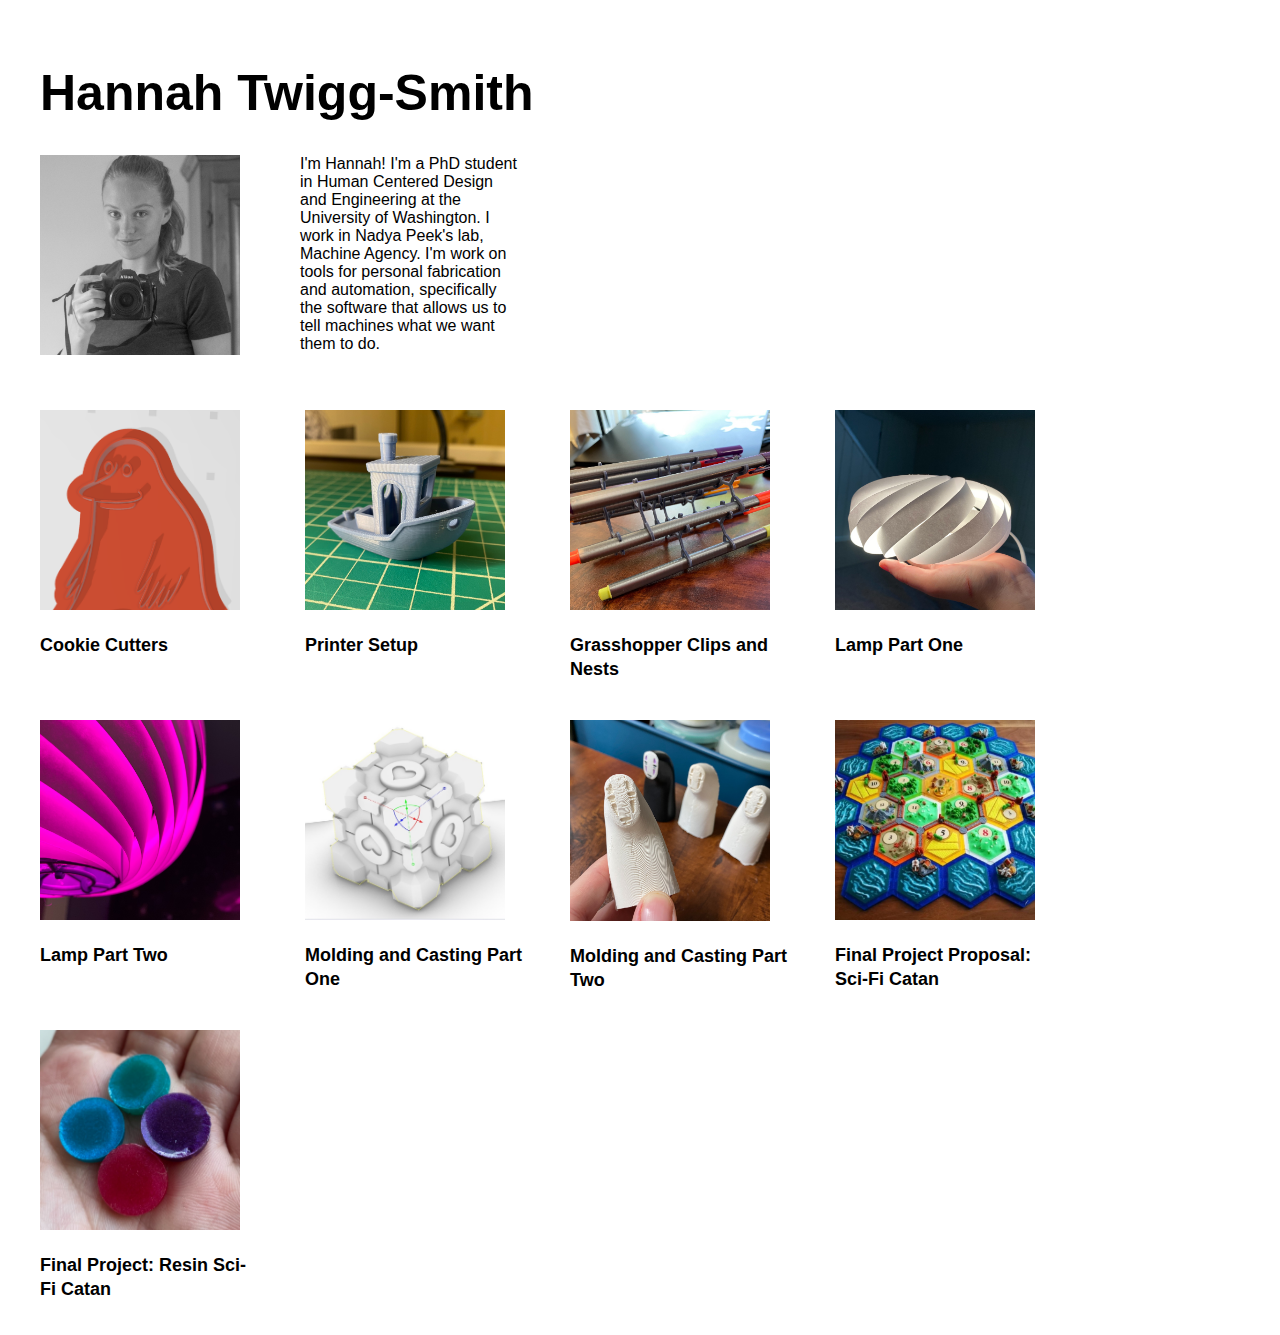
<file: index.html>
<!DOCTYPE html> 
<html> 
    <head> 
        <meta charset="utf-8"> 
        <meta name="viewport" content="width=device-width, maximum-scale=1.0" />

        <title>Hannah Twigg-Smith</title> 

        <link href="style.css" media="screen" rel="stylesheet" type="text/css" />

    </head> 
    <body> 

        <div class="header">
            <h1>Hannah Twigg-Smith</h1>
            <img src="index_pics/portrait.jpg" class="portrait" width=200></a>
            <p class="bio">
            I'm Hannah! I'm a PhD student in Human Centered Design and Engineering at the University of Washington. I work in Nadya Peek's lab, Machine Agency. I'm work on tools for personal fabrication and automation, specifically the software that allows us to tell machines what we want them to do.
            <br>
            </p>
        </div>
        <div>

            <div class="assignment">
              <a href="A1/a1.html">
                  <img src="index_pics/groke.png" width=200></a>
                <p>
				        <h2>Cookie Cutters</h2>
                </p>
            </div>
            <div class="assignment">
              <a href="A2/a2.html">
                  <img src="index_pics/benchy.jpg" width=200></a>
                <p>
				        <h2>Printer Setup</h2>
                </p>
            </div>
            <div class="assignment">
              <a href="A3/a3.html">
                  <img src="index_pics/clip.jpg" width=200></a>
                <p>
                <h2>Grasshopper Clips and Nests</h2>
                </p>
            </div>
            <div class="assignment">
              <a href="A4/a4.html">
                  <img src="index_pics/lit-1.jpg" width=200></a>
                <p>
                <h2>Lamp Part One</h2>
                </p>
            </div>
            <div class="assignment">
              <a href="A5/a5.html">
                  <img src="index_pics/lamp.jpg" width=200></a>
                <p>
                <h2>Lamp Part Two</h2>
                </p>
            </div>
            <div class="assignment">
              <a href="A5_2/a5_2.html">
                  <img src="index_pics/cube_silhouette.jpg" width=200></a>
                <p>
                <h2>Molding and Casting Part One</h2>
                </p>
            </div>
            <div class="assignment">
              <a href="A6/a6.html">
                  <img src="index_pics/kaonashi.jpg" width=200></a>
                <p>
                <h2>Molding and Casting Part Two</h2>
                </p>
            </div>
            <div class="assignment">
              <a href="A7/a7.html">
                  <img src="index_pics/catan.jpg" width=200></a>
                <p>
                <h2>Final Project Proposal: Sci-Fi Catan</h2>
                </p>
            </div>
            <div class="assignment">
              <a href="A8/a8.html">
                  <img src="index_pics/tokens.jpg" width=200></a>
                <p>
                <h2>Final Project: Resin Sci-Fi Catan</h2>
                </p>
            </div>
	</div>
    </body>
</html>
</file>
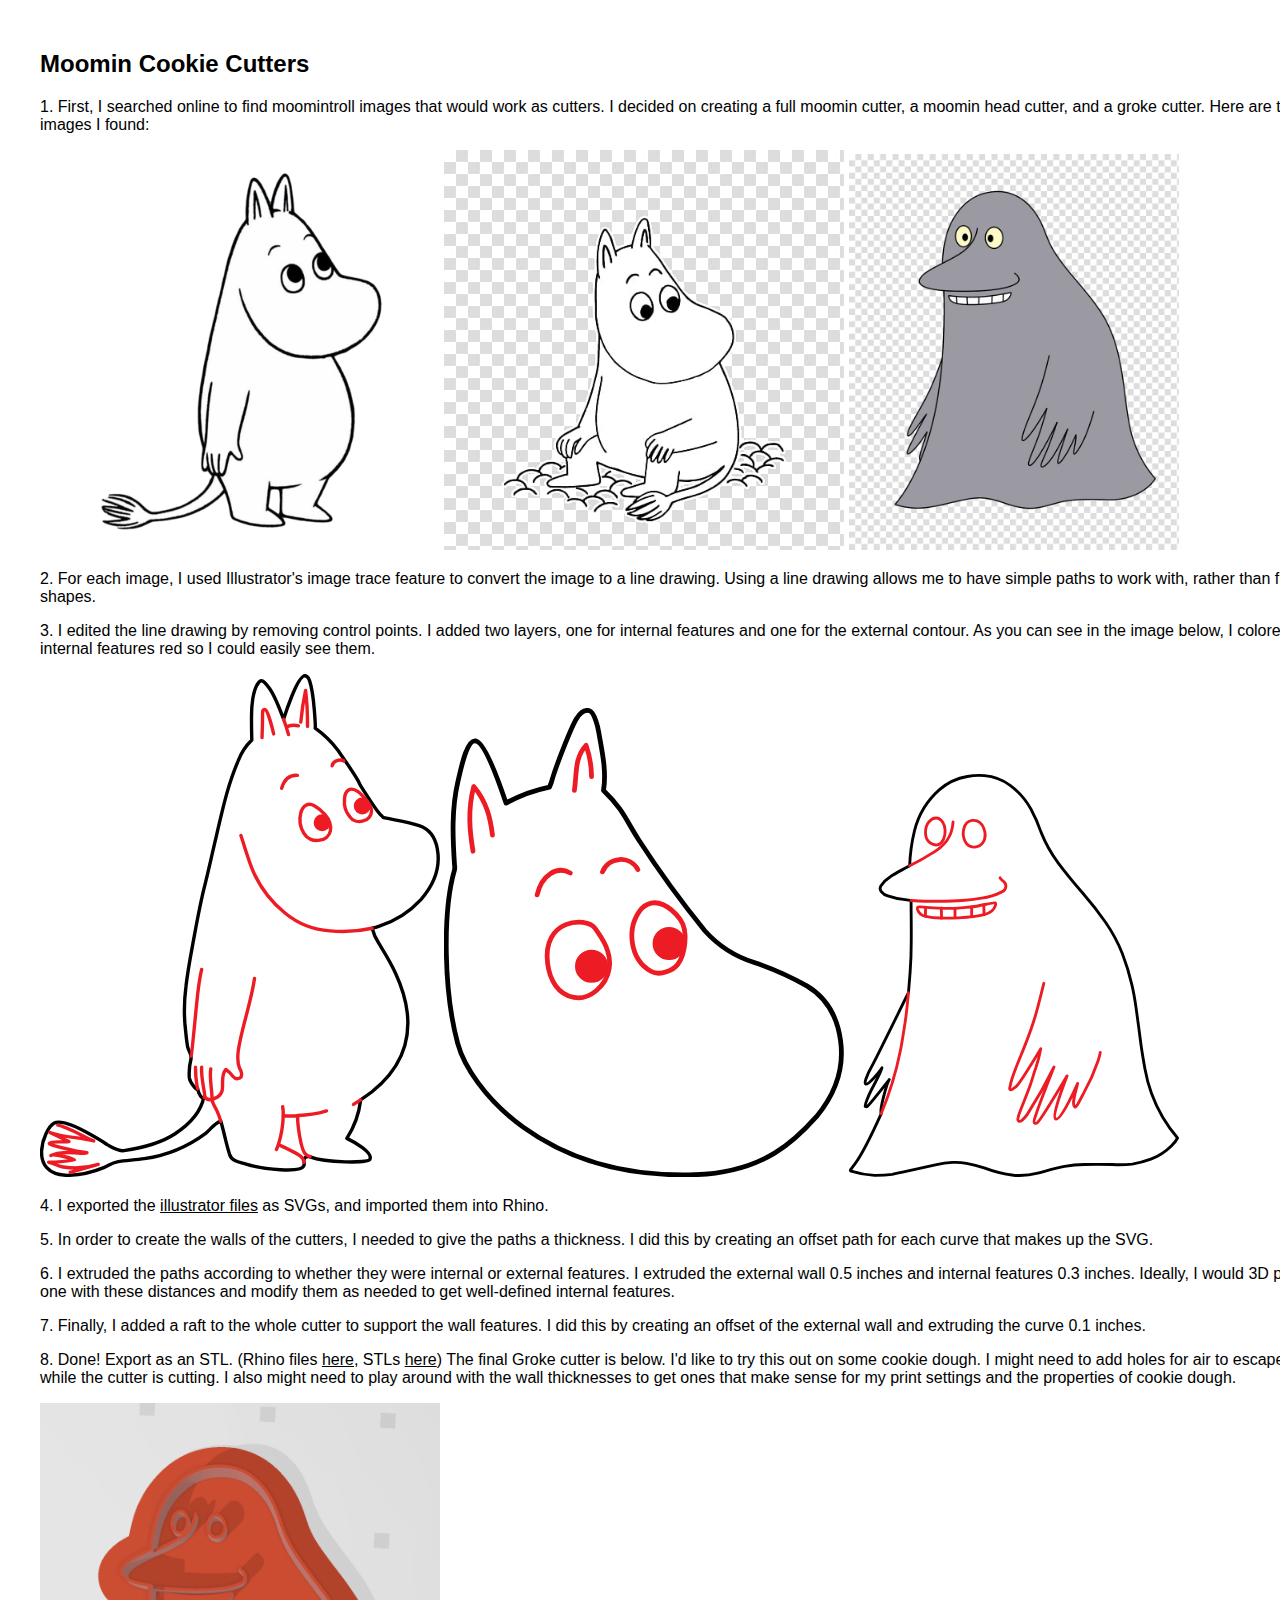
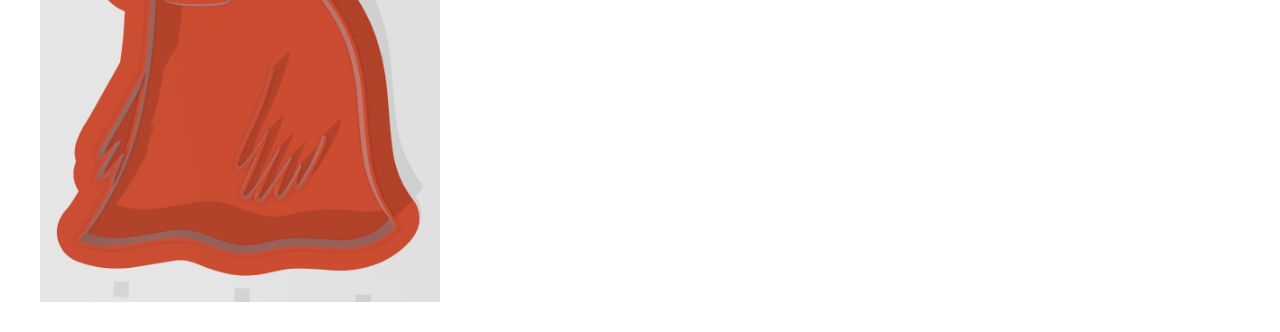
<file: assignment1.html>
<!DOCTYPE html> 
<html> 
    <head> 
        <meta charset="utf-8"> 
        <meta name="viewport" content="width=device-width, maximum-scale=1.0" />

        <title>Hannah Twigg-Smith</title> 

        <link href="style.css" media="screen" rel="stylesheet" type="text/css" />

    </head> 
    <body> 

        <div class="header">
            <h2>Moomin Cookie Cutters</h2>
            <p>
            1. First, I searched online to find moomintroll images that would work as cutters. I decided on creating a full moomin cutter, a moomin head cutter, and a groke cutter. Here are the images I found:
            </p>
            <img src="A1/source_images/moomin.png" width=400></a>
            <img src="A1/source_images/moomin1.jpg" width=400></a>
            <img src="A1/source_images/groke.jpg" width=330></a>
            <p>
            2. For each image, I used Illustrator's image trace feature to convert the image to a line drawing. Using a line drawing allows me to have simple paths to work with, rather than filled shapes.
            </p>
            <p>
            3. I edited the line drawing by removing control points. I added two layers, one for internal features and one for the external contour. As you can see in the image below, I colored the internal features red so I could easily see them.
            </p>
            <img src="A1/svg/cutter_moomin.svg" width=400></a>
            <img src="A1/svg/cutter_moomin_head.svg" width=400></a>
            <img src="A1/svg/cutter_groke.svg" width=330></a>
            <p>
            4. I exported the <a href="https://github.com/branchwelder/branchwelder.github.io/tree/master/A1/illustrator">illustrator files</a> as SVGs, and imported them into Rhino.
            </p>
            <p>
            5. In order to create the walls of the cutters, I needed to give the paths a thickness. I did this by creating an offset path for each curve that makes up the SVG.
            </p>
            <p>
            6. I extruded the paths according to whether they were internal or external features. I extruded the external wall 0.5 inches and internal features 0.3 inches. Ideally, I would 3D print one with these distances and modify them as needed to get well-defined internal features.
            </p>
            <p>
            7. Finally, I added a raft to the whole cutter to support the wall features. I did this by creating an offset of the external wall and extruding the curve 0.1 inches.
            </p>
            <p>
            8. Done! Export as an STL. (Rhino files <a href="https://github.com/branchwelder/branchwelder.github.io/tree/master/A1/rhino">here</a>, STLs <a href="https://github.com/branchwelder/branchwelder.github.io/tree/master/A1/stl">here</a>) The final Groke cutter is below. I'd like to try this out on some cookie dough. I might need to add holes for air to escape while the cutter is cutting. I also might need to play around with the wall thicknesses to get ones that make sense for my print settings and the properties of cookie dough.
            </p>
            <p>
            <img src="A1/pics/groke.png" width=400></a>
            </p>
        </div>
        
    </body>
</html>
</file>
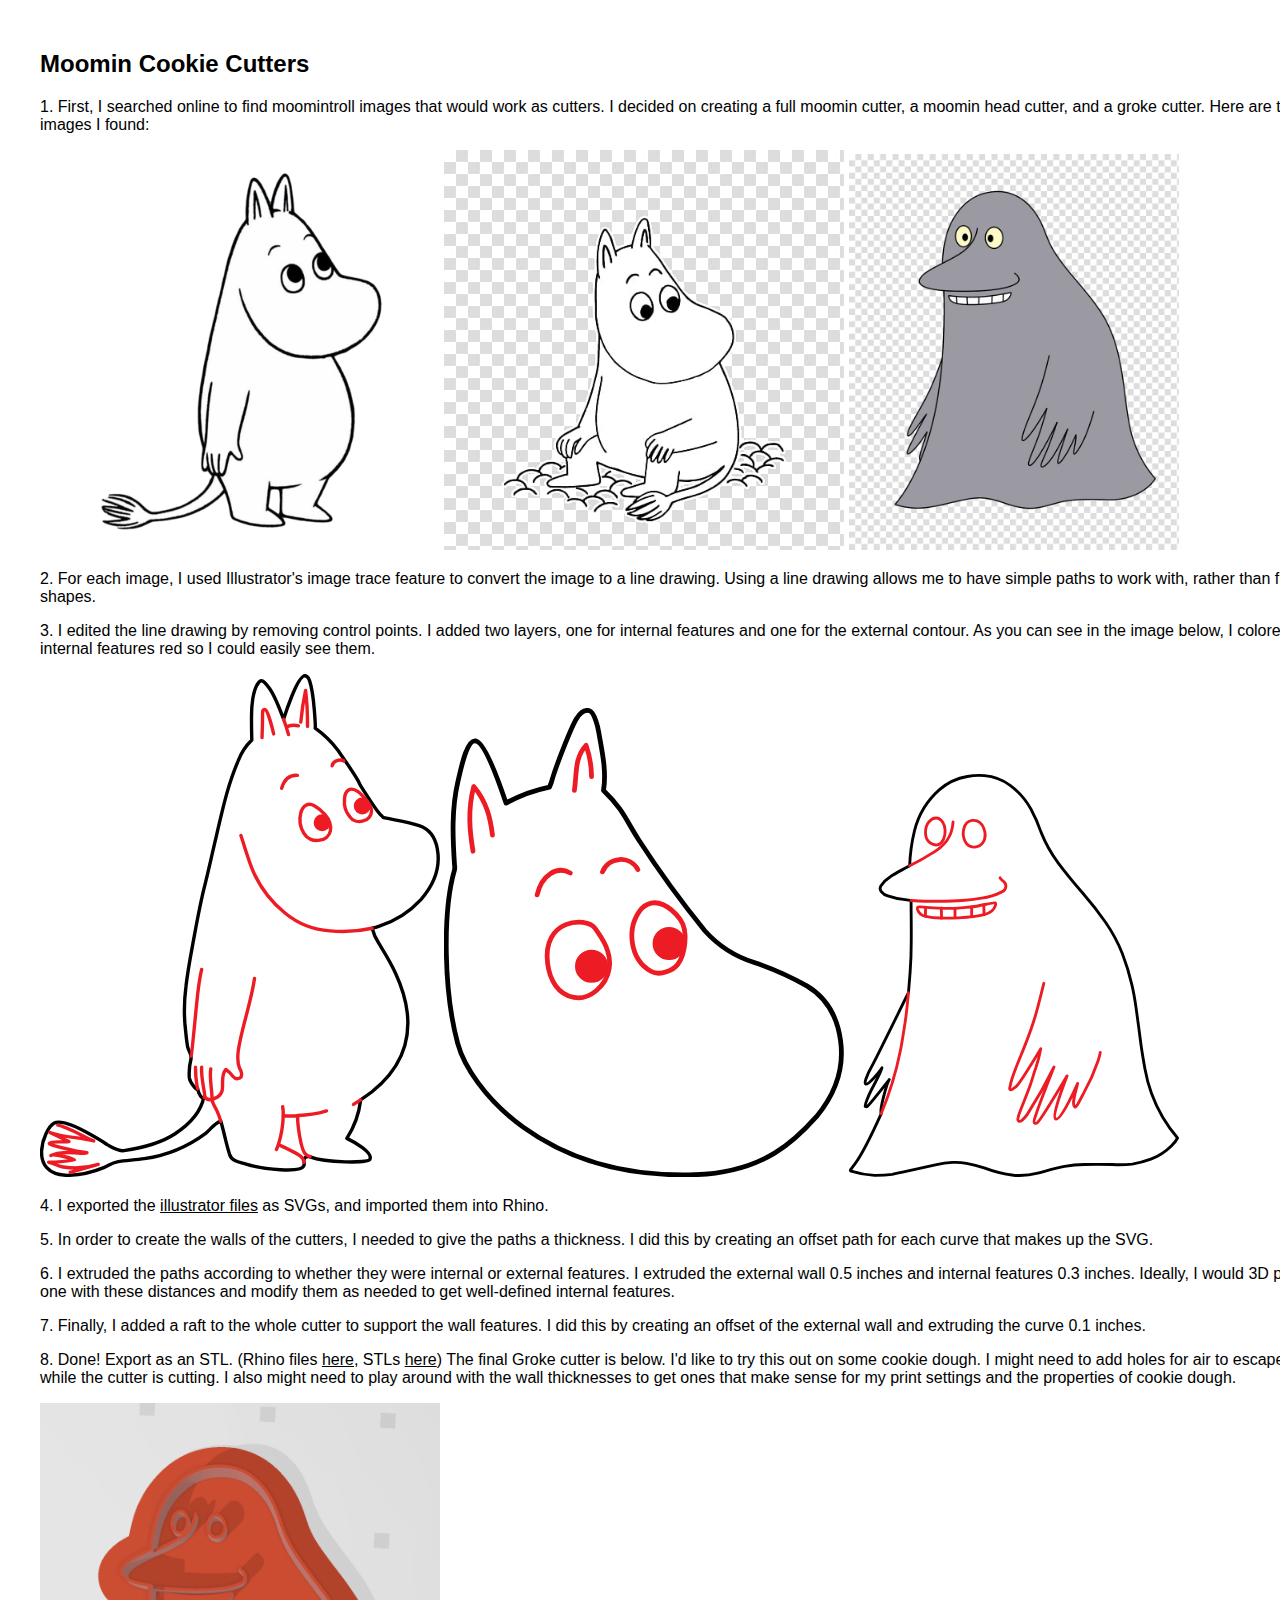
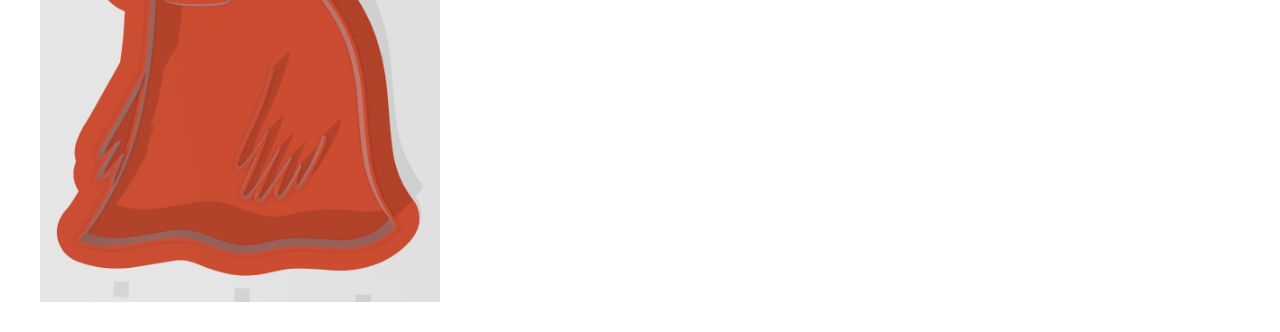
<file: A1/a1.html>
<!DOCTYPE html> 
<html> 
    <head> 
        <meta charset="utf-8"> 
        <meta name="viewport" content="width=device-width, maximum-scale=1.0" />

        <title>Hannah Twigg-Smith</title> 

        <link href="../style.css" media="screen" rel="stylesheet" type="text/css" />

    </head> 
    <body> 

        <div class="header">
            <h2>Moomin Cookie Cutters</h2>
            <p>
            1. First, I searched online to find moomintroll images that would work as cutters. I decided on creating a full moomin cutter, a moomin head cutter, and a groke cutter. Here are the images I found:
            </p>
            <img src="source_images/moomin.png" width=400></a>
            <img src="source_images/moomin1.jpg" width=400></a>
            <img src="source_images/groke.jpg" width=330></a>
            <p>
            2. For each image, I used Illustrator's image trace feature to convert the image to a line drawing. Using a line drawing allows me to have simple paths to work with, rather than filled shapes.
            </p>
            <p>
            3. I edited the line drawing by removing control points. I added two layers, one for internal features and one for the external contour. As you can see in the image below, I colored the internal features red so I could easily see them.
            </p>
            <img src="svg/cutter_moomin.svg" width=400></a>
            <img src="svg/cutter_moomin_head.svg" width=400></a>
            <img src="svg/cutter_groke.svg" width=330></a>
            <p>
            4. I exported the <a href="https://github.com/branchwelder/branchwelder.github.io/tree/master/A1/illustrator">illustrator files</a> as SVGs, and imported them into Rhino.
            </p>
            <p>
            5. In order to create the walls of the cutters, I needed to give the paths a thickness. I did this by creating an offset path for each curve that makes up the SVG.
            </p>
            <p>
            6. I extruded the paths according to whether they were internal or external features. I extruded the external wall 0.5 inches and internal features 0.3 inches. Ideally, I would 3D print one with these distances and modify them as needed to get well-defined internal features.
            </p>
            <p>
            7. Finally, I added a raft to the whole cutter to support the wall features. I did this by creating an offset of the external wall and extruding the curve 0.1 inches.
            </p>
            <p>
            8. Done! Export as an STL. (Rhino files <a href="https://github.com/branchwelder/branchwelder.github.io/tree/master/A1/rhino">here</a>, STLs <a href="https://github.com/branchwelder/branchwelder.github.io/tree/master/A1/stl">here</a>) The final Groke cutter is below. I'd like to try this out on some cookie dough. I might need to add holes for air to escape while the cutter is cutting. I also might need to play around with the wall thicknesses to get ones that make sense for my print settings and the properties of cookie dough.
            </p>
            <p>
            <img src="pics/groke.png" width=400></a>
            </p>
        </div>
        
    </body>
</html>
</file>
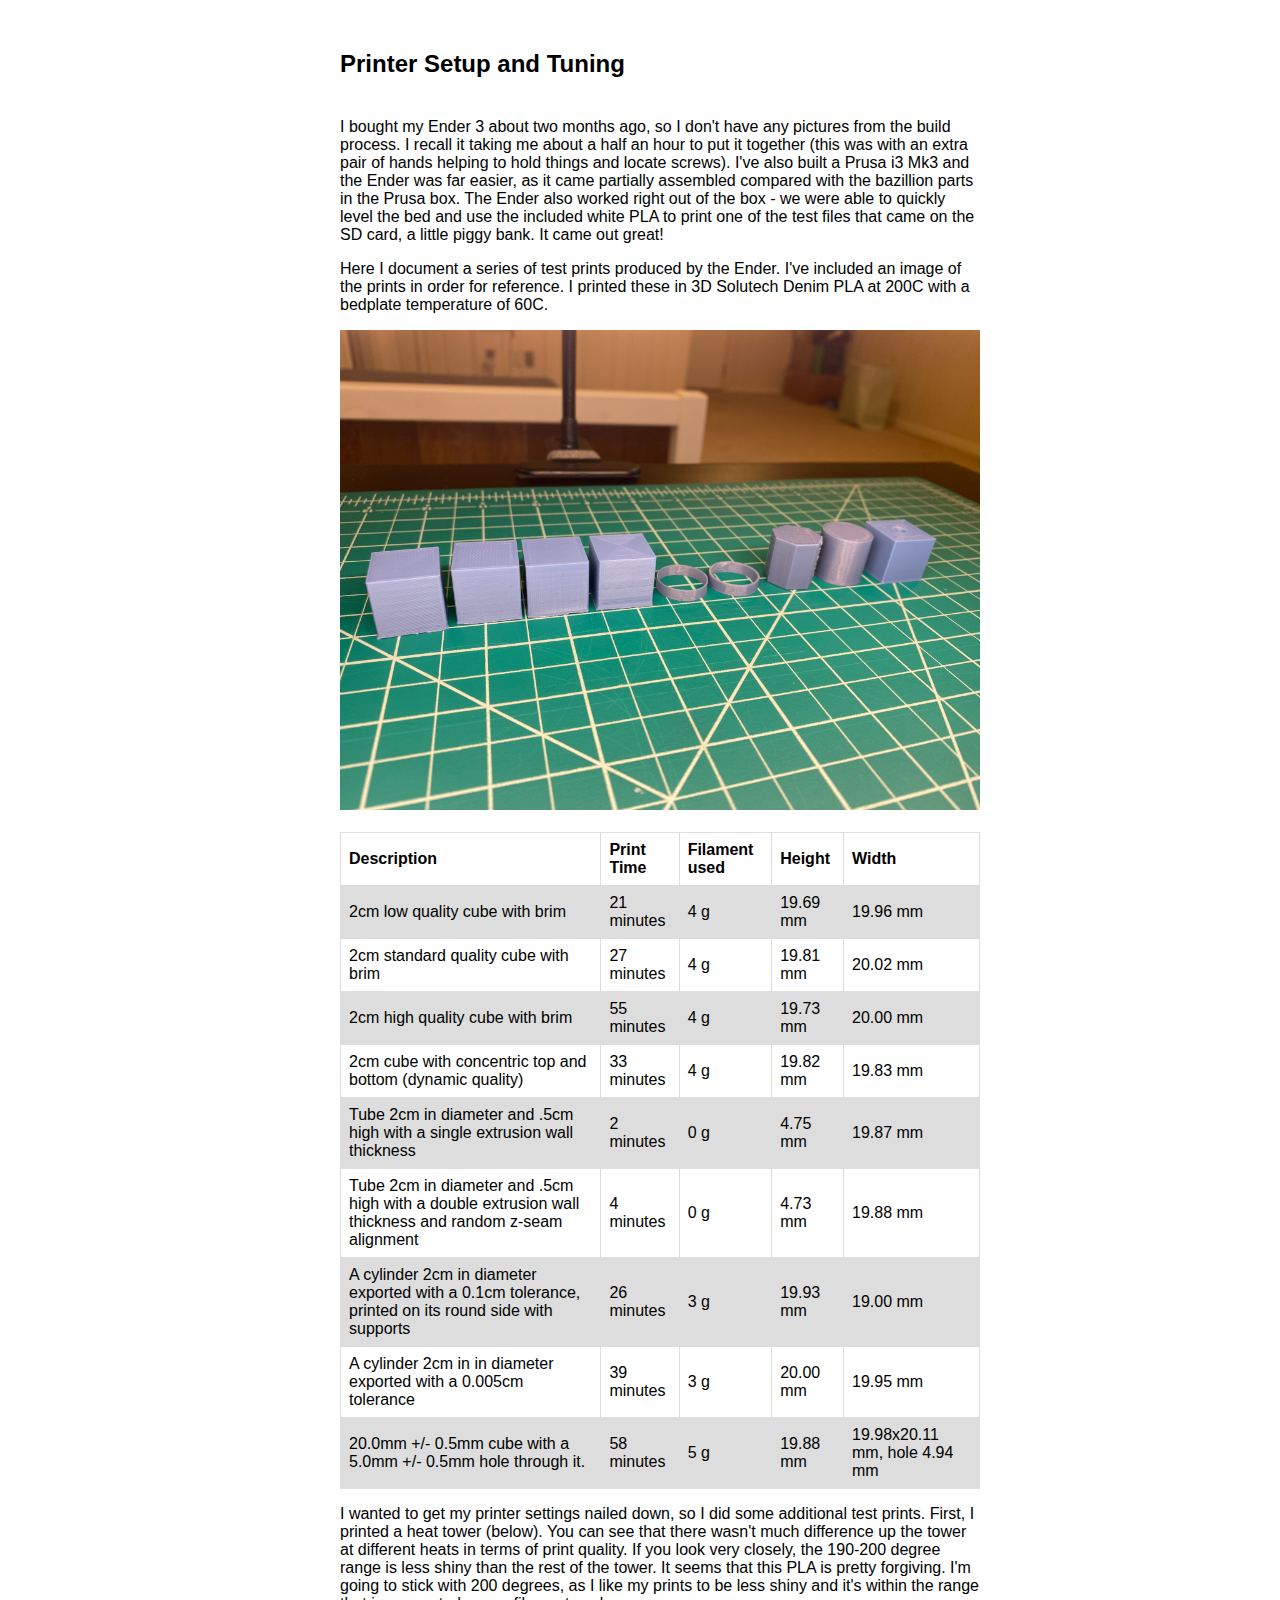
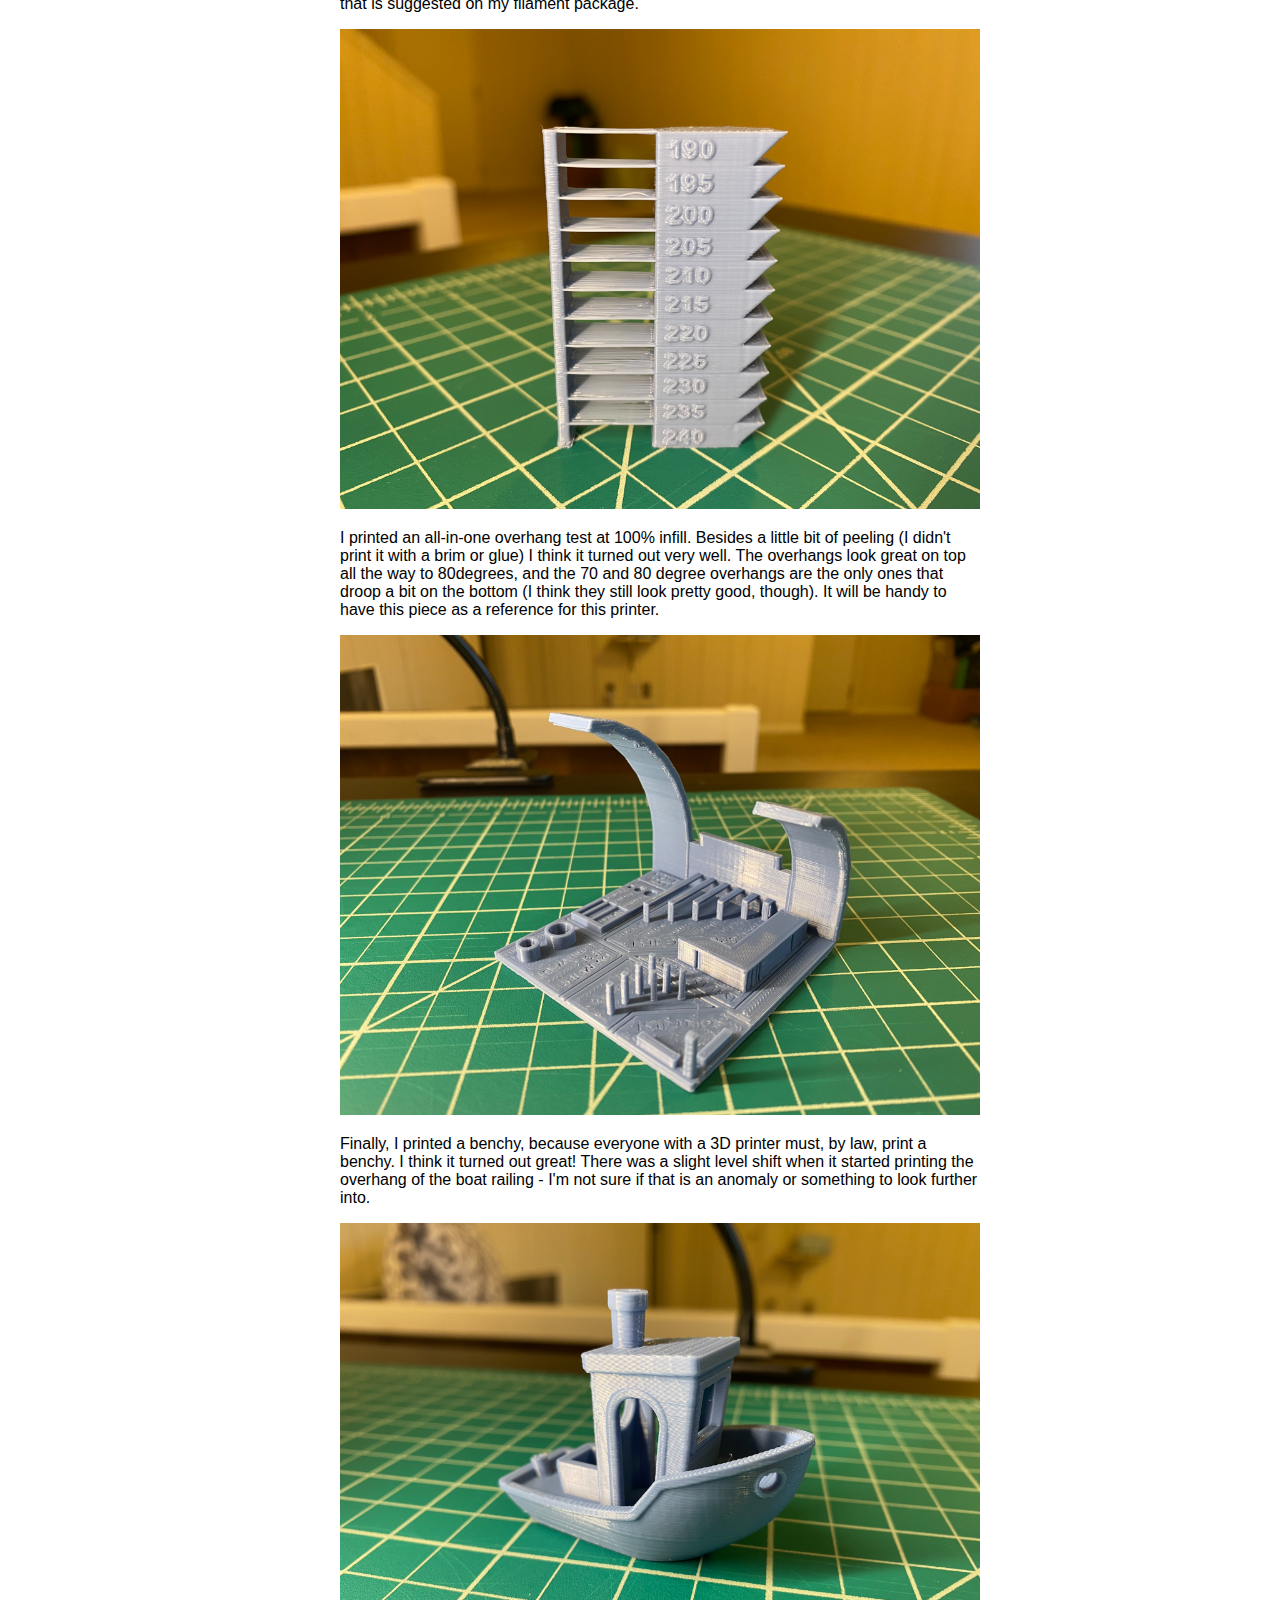
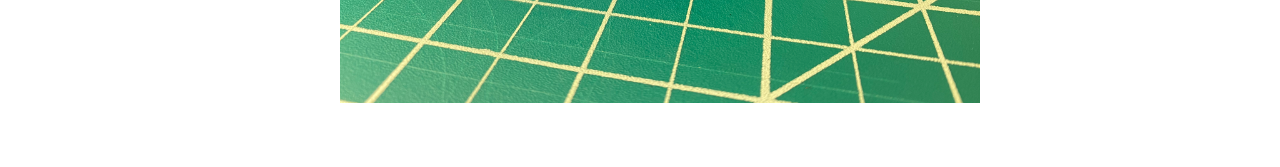
<file: A2/a2.html>
<!DOCTYPE html> 
<html> 
    <head> 
        <meta charset="utf-8"> 
        <meta name="viewport" content="width=device-width, maximum-scale=1.0" />

        <title>A2</title> 

        <link href="../style.css" media="screen" rel="stylesheet" type="text/css" />

    </head> 
    <body>
        <div style="width:100%">
        <div class="content">
            <h2 class="title">Printer Setup and Tuning</h2>
            <p>I bought my Ender 3 about two months ago, so I don't have any pictures from the build process. I recall it taking me about a half an hour to put it together (this was with an extra pair of hands helping to hold things and locate screws). I've also built a Prusa i3 Mk3 and the Ender was far easier, as it came partially assembled compared with the bazillion parts in the Prusa box. The Ender also worked right out of the box - we were able to quickly level the bed and use the included white PLA to print one of the test files that came on the SD card, a little piggy bank. It came out great!
            </p>
            <p>
            Here I document a series of test prints produced by the Ender. I've included an image of the prints in order for reference. I printed these in 3D Solutech Denim PLA at 200C with a bedplate temperature of 60C.
            </p>
            <img src="pics/all.jpg"></a>
            <br>
            <br>
            <table style="width:100%">
              <tr>
                <th>Description</th>
                <th>Print Time</th>
                <th>Filament used</th>
                <th>Height</th>
                <th>Width</th>
              </tr>
              <tr>
                <td style="word-wrap: break-word">2cm low quality cube with brim</td>
                <td>21 minutes</td>
                <td>4 g</td>
                <td>19.69 mm</td>
                <td>19.96 mm</td>
              </tr>
              <tr>
                <td style="word-wrap: break-word">2cm standard quality cube with brim</td>
                <td>27 minutes</td>
                <td>4 g</td>
                <td>19.81 mm</td>
                <td>20.02 mm</td>
              </tr>
              <tr>
                <td style="word-wrap: break-word">2cm high quality cube with brim</td>
                <td>55 minutes</td>
                <td>4 g</td>
                <td>19.73 mm</td>
                <td>20.00 mm</td>
              </tr>
                            <tr>
                <td style="word-wrap: break-word">2cm cube with concentric top and bottom (dynamic quality)</td>
                <td>33 minutes</td>
                <td>4 g</td>
                <td>19.82 mm</td>
                <td>19.83 mm</td>
              </tr>
                            <tr>
                <td style="word-wrap: break-word">Tube 2cm in diameter and .5cm high with a single extrusion wall thickness</td>
                <td>2 minutes</td>
                <td>0 g</td>
                <td>4.75 mm</td>
                <td>19.87 mm</td>
              </tr>
                            <tr>
                <td style="word-wrap: break-word">Tube 2cm in diameter and .5cm high with a double extrusion wall thickness and random z-seam alignment</td>
                <td>4 minutes</td>
                <td>0 g</td>
                <td>4.73 mm</td>
                <td>19.88 mm</td>
              </tr>
                            <tr>
                <td style="word-wrap: break-word">A cylinder 2cm in diameter exported with a 0.1cm tolerance, printed on its round side with supports</td>
                <td>26 minutes</td>
                <td>3 g</td>
                <td>19.93 mm</td>
                <td>19.00 mm</td>
              </tr>
              <tr>
                <td style="word-wrap: break-word">A cylinder 2cm in in diameter exported with a 0.005cm tolerance</td>
                <td>39 minutes</td>
                <td>3 g</td>
                <td>20.00 mm</td>
                <td>19.95 mm</td>
              </tr>
              <tr>
                <td style="word-wrap: break-word">20.0mm +/- 0.5mm cube with a 5.0mm +/- 0.5mm hole through it.</td>
                <td>58 minutes</td>
                <td>5 g</td>
                <td>19.88 mm</td>
                <td>19.98x20.11 mm, hole 4.94 mm</td>
              </tr>
            </table>
            <p>I wanted to get my printer settings nailed down, so I did some additional test prints. First, I printed a heat tower (below). You can see that there wasn't much difference up the tower at different heats in terms of print quality. If you look very closely, the 190-200 degree range is less shiny than the rest of the tower. It seems that this PLA is pretty forgiving. I'm going to stick with 200 degrees, as I like my prints to be less shiny and it's within the range that is suggested on my filament package.
            </p>
            <img src="pics/heat_tower.jpg"></a>
            <p>
            I printed an all-in-one overhang test at 100% infill. Besides a little bit of peeling (I didn't print it with a brim or glue) I think it turned out very well. The overhangs look great on top all the way to 80degrees, and the 70 and 80 degree overhangs are the only ones that droop a bit on the bottom (I think they still look pretty good, though). It will be handy to have this piece as a reference for this printer.
            </p>
            <img src="pics/allinone.jpg"></a>
            <p>
            Finally, I printed a benchy, because everyone with a 3D printer must, by law, print a benchy. I think it turned out great! There was a slight level shift when it started printing the overhang of the boat railing - I'm not sure if that is an anomaly or something to look further into.
            </p>
            <img src="pics/benchy.jpg"></a>
        </div>
    </div>
    </body>
</html>
</file>
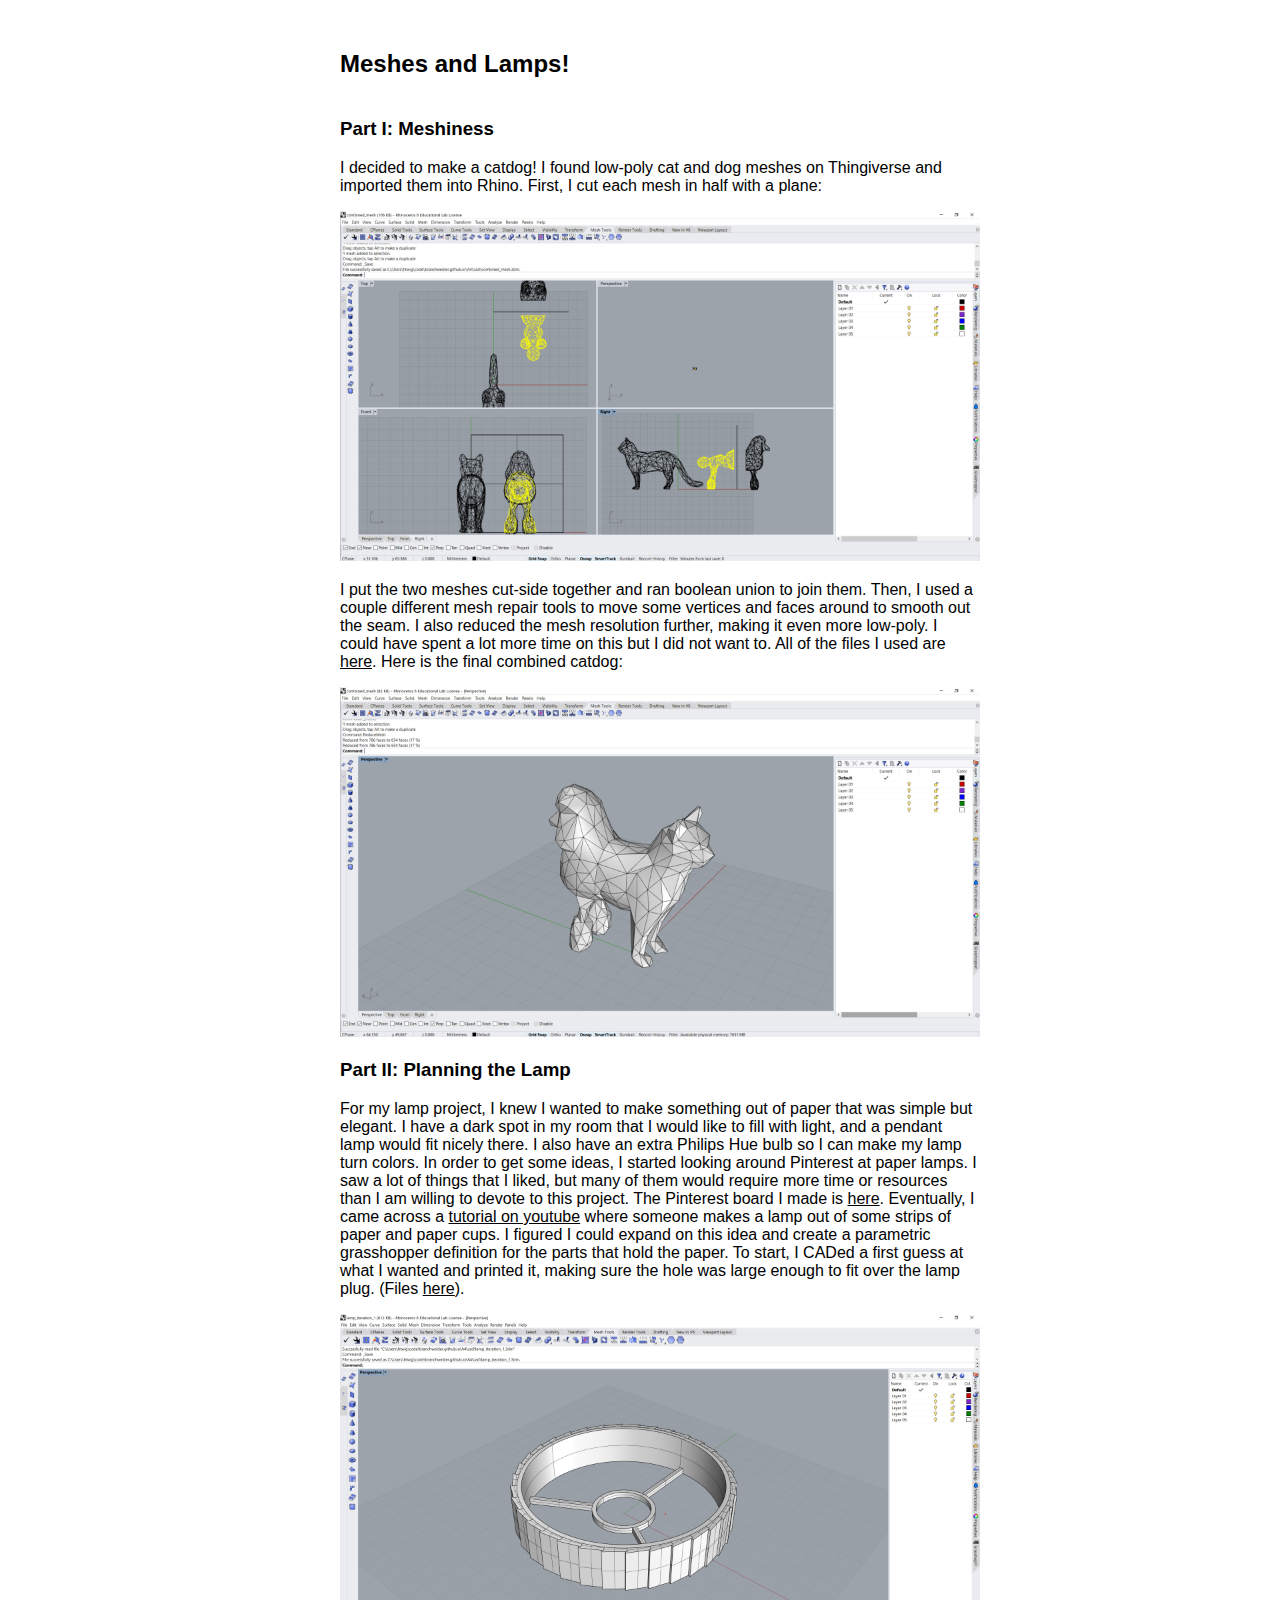
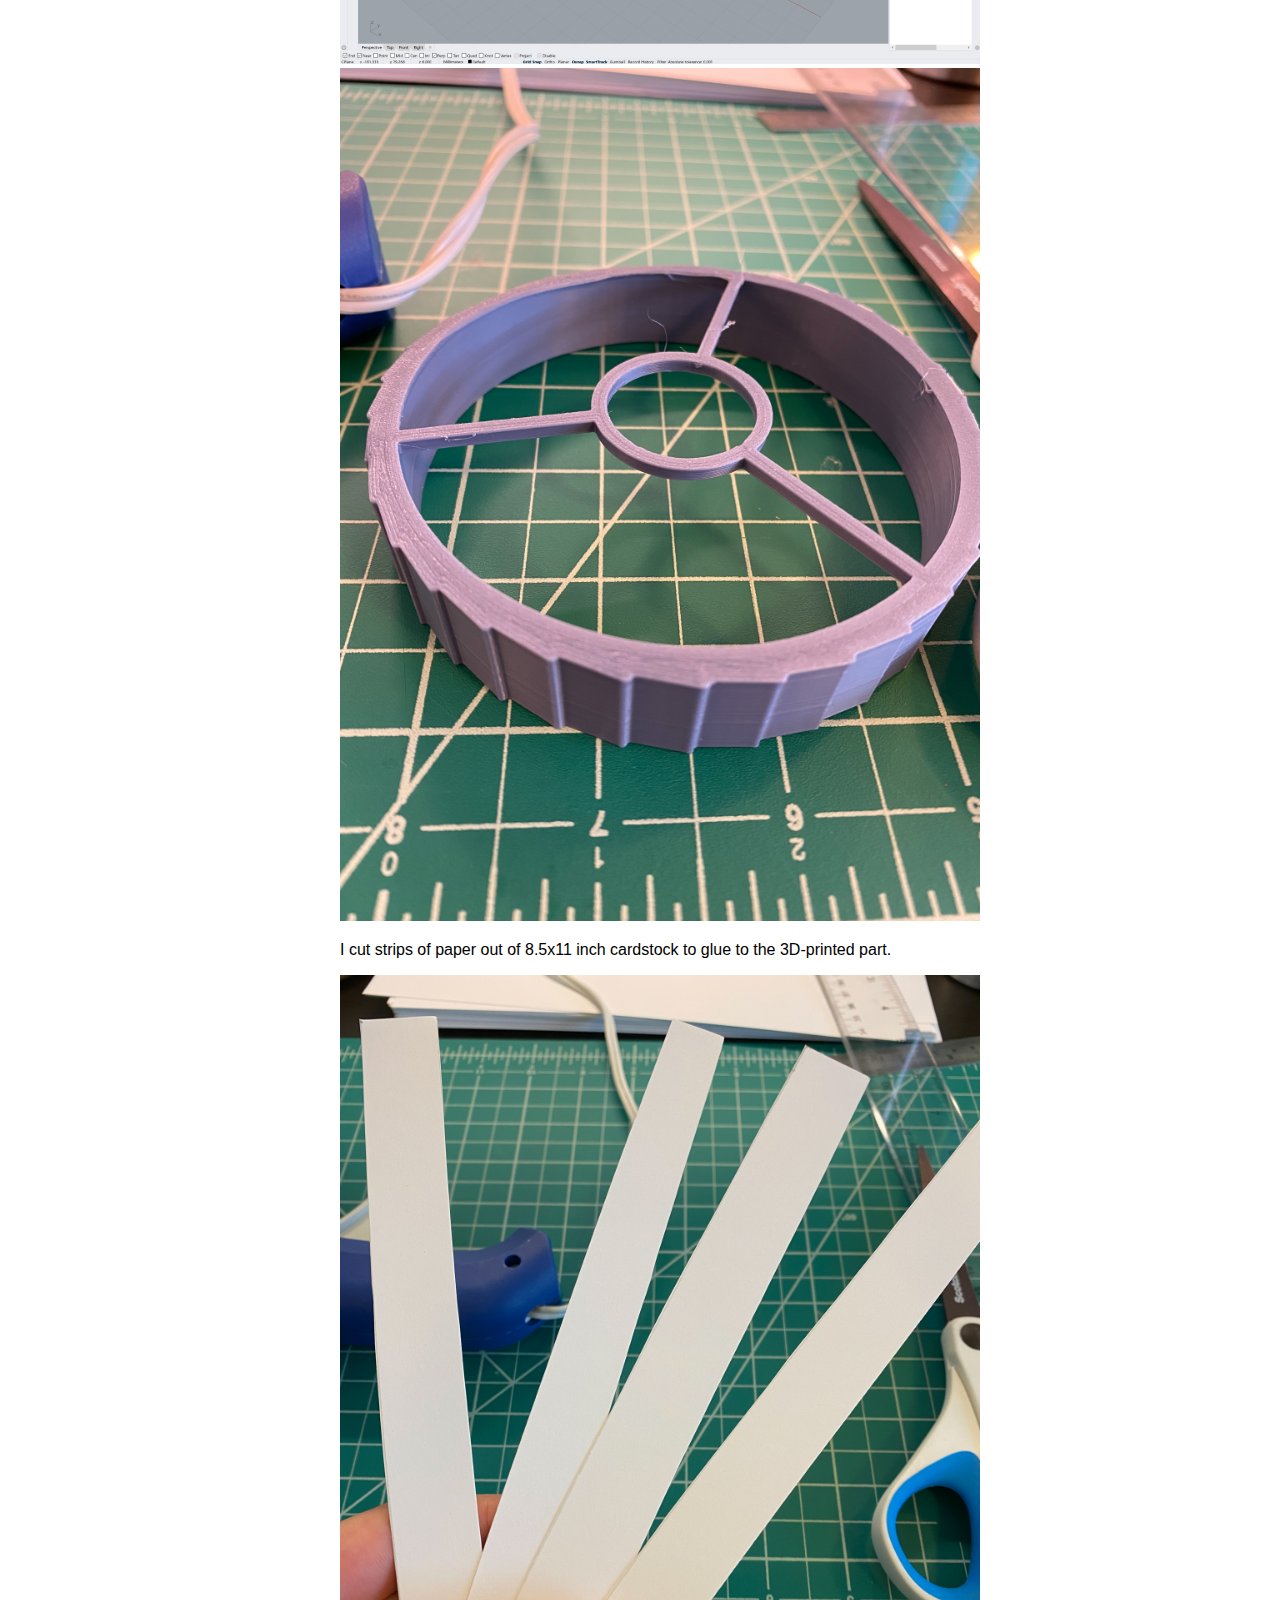
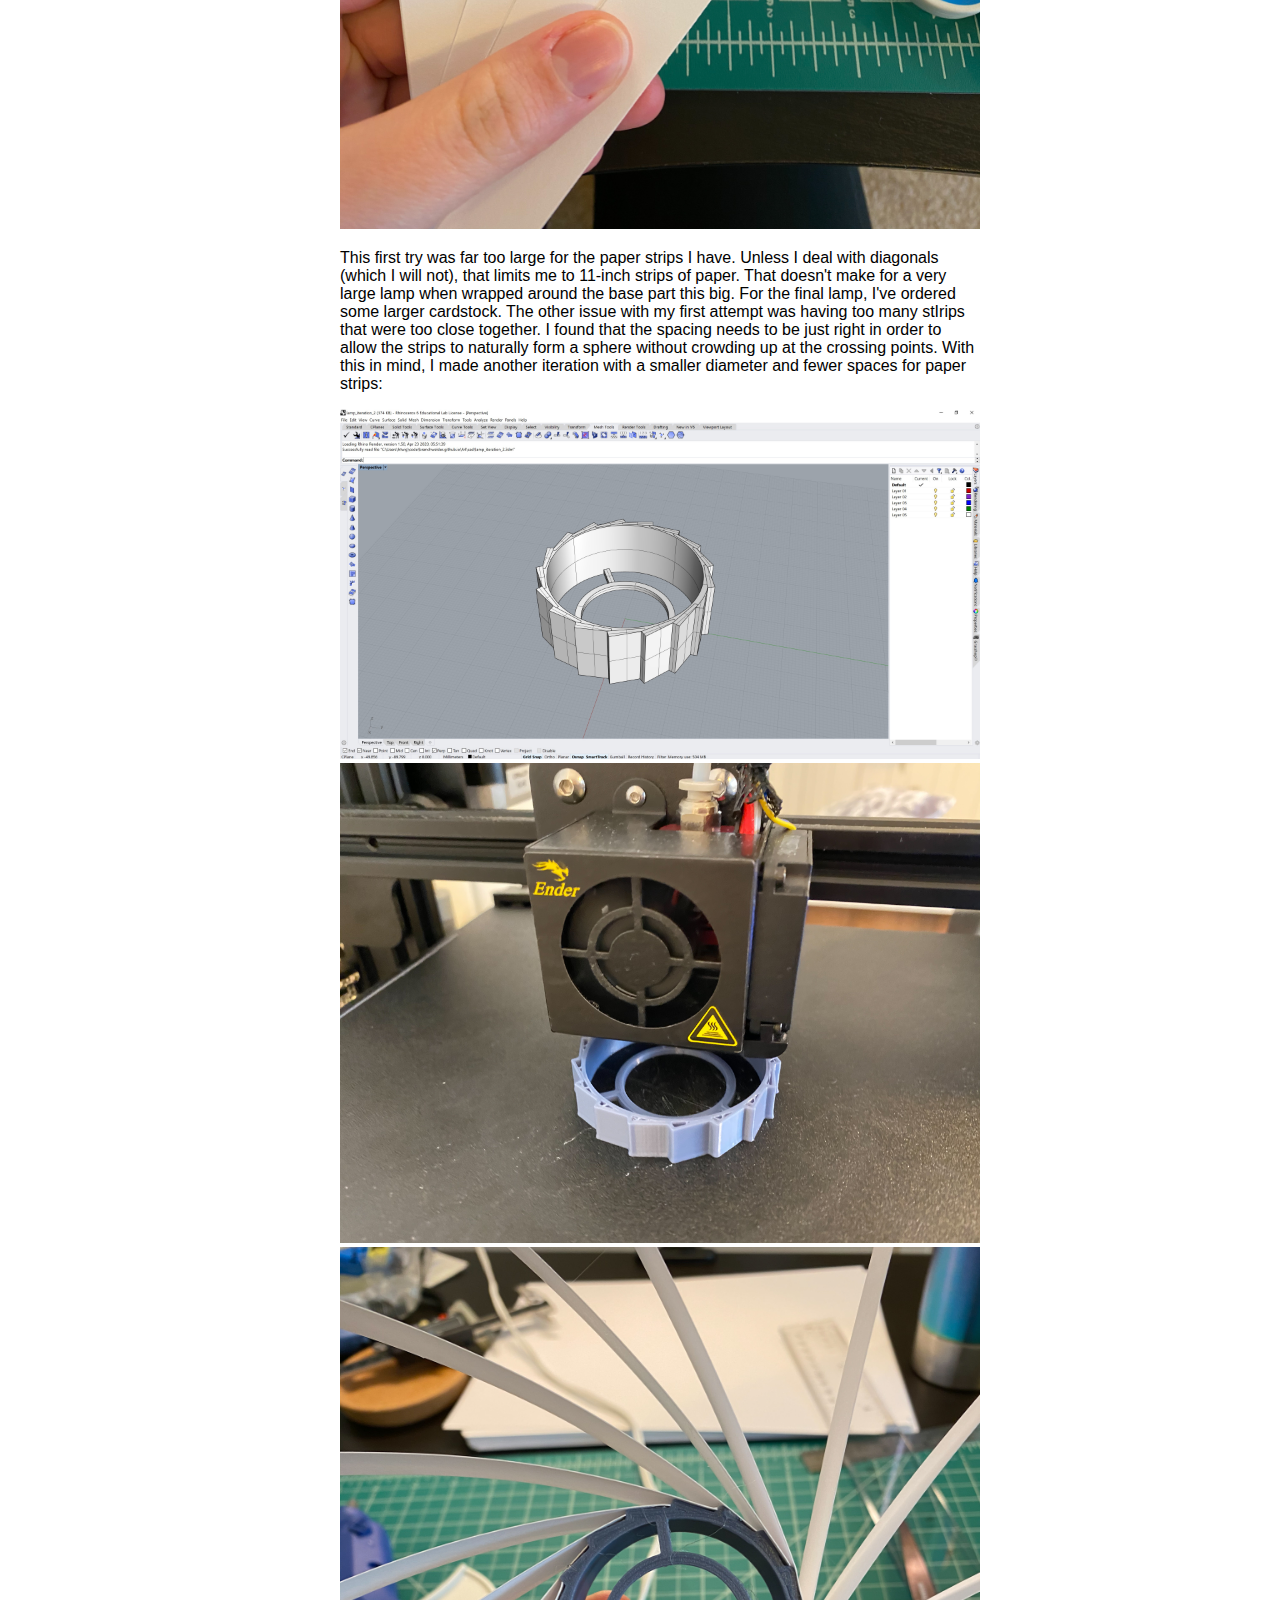
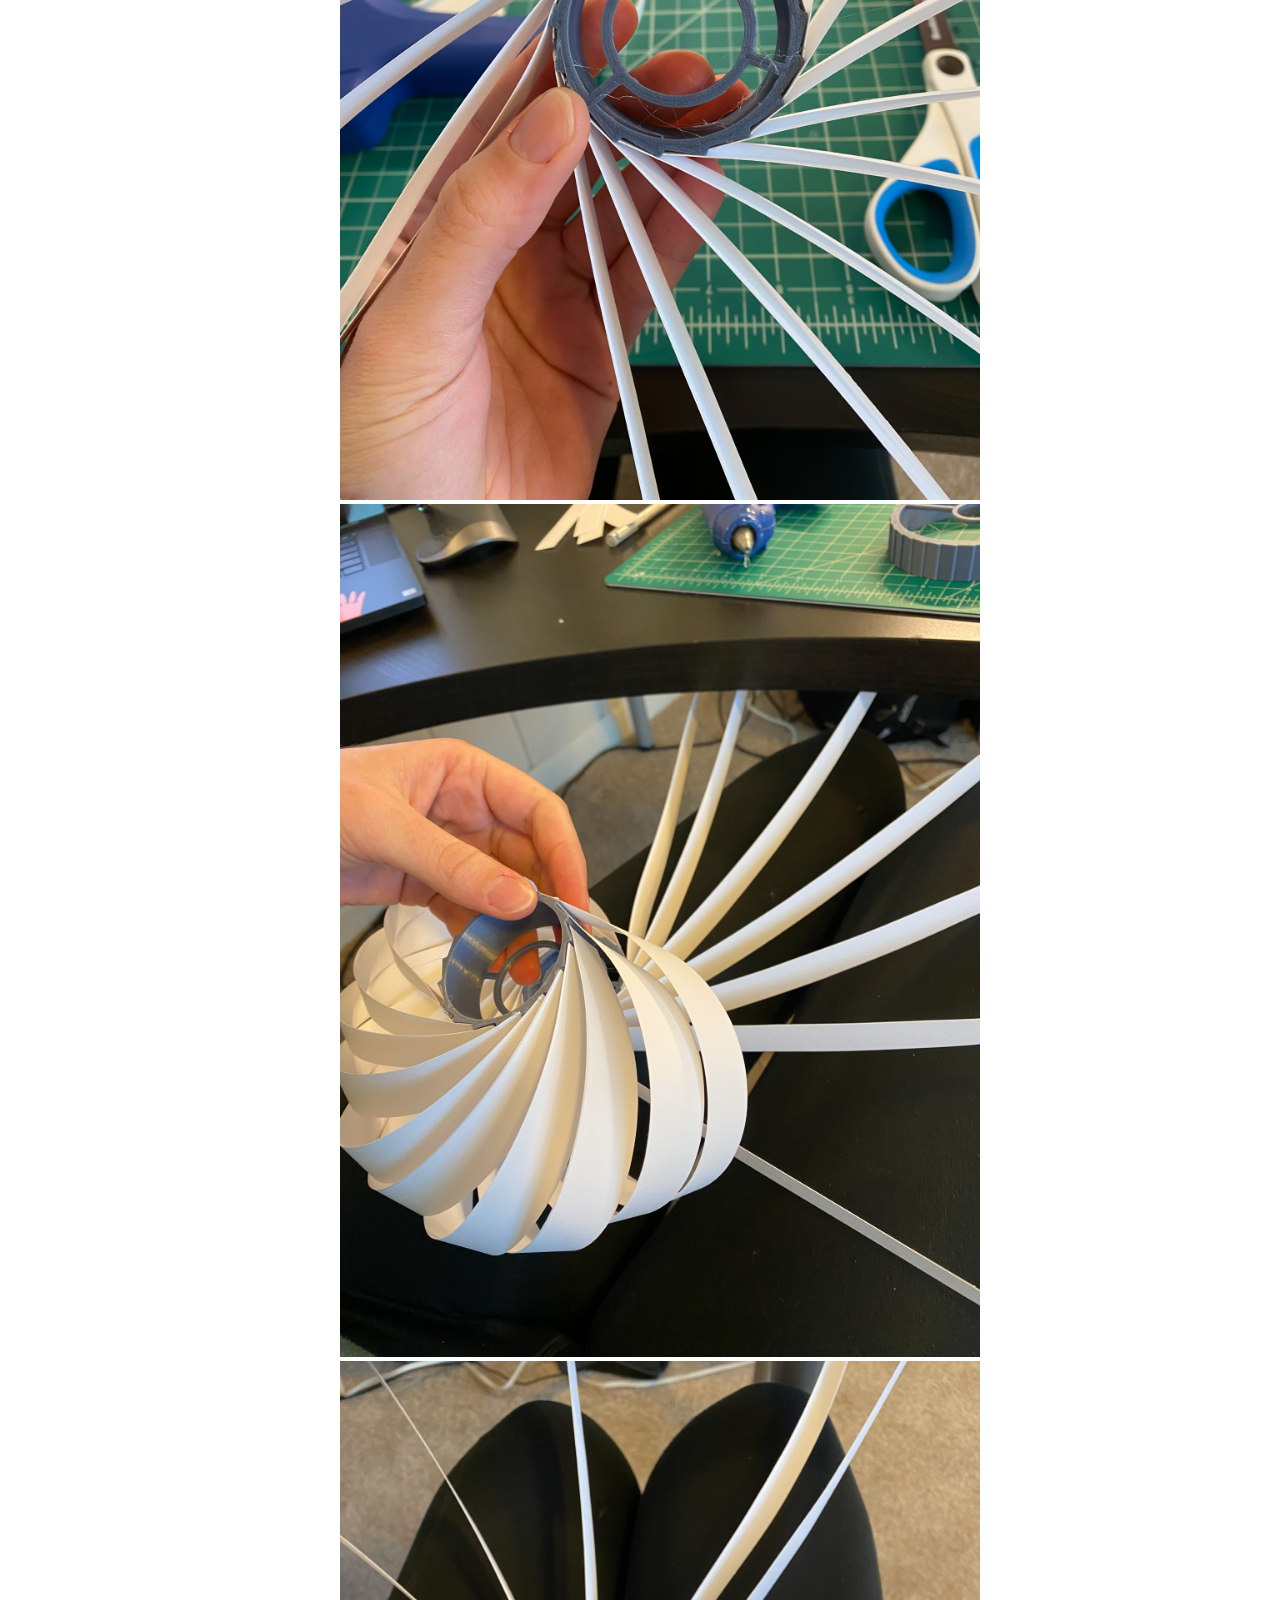
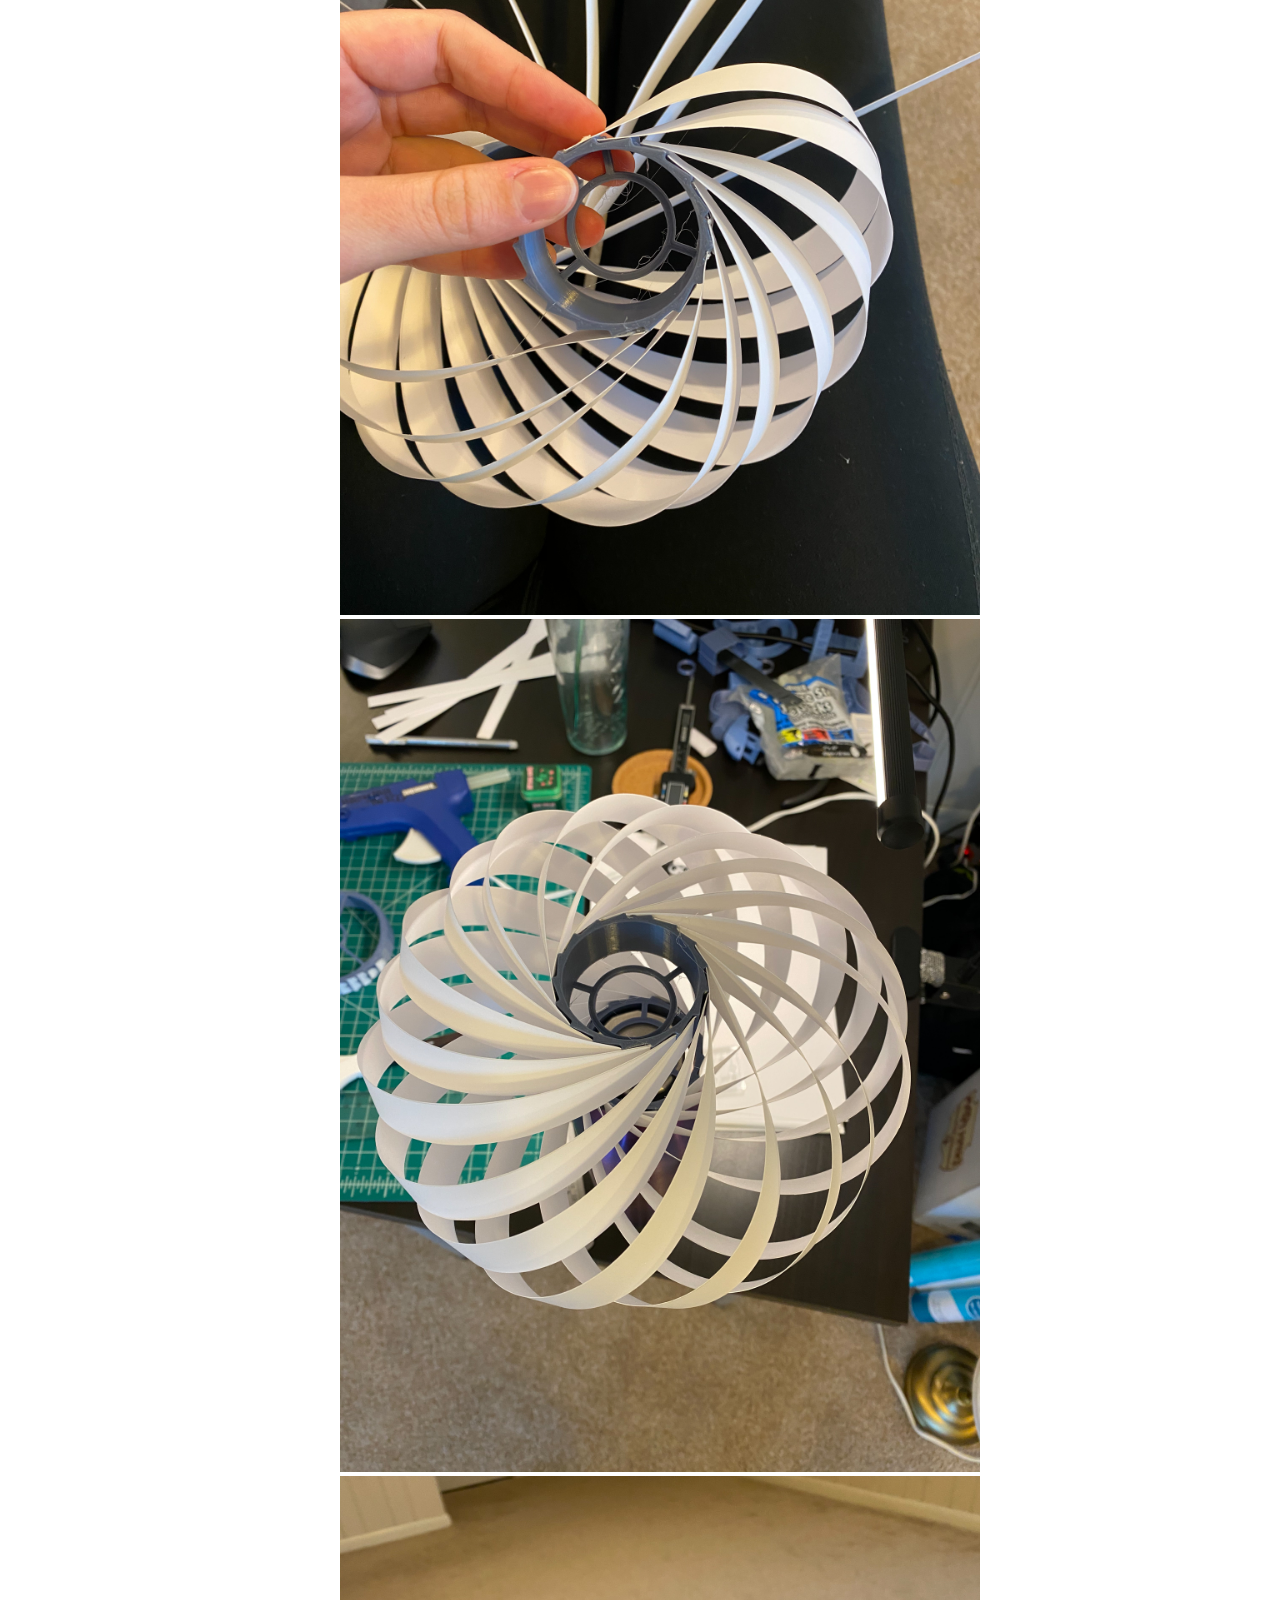
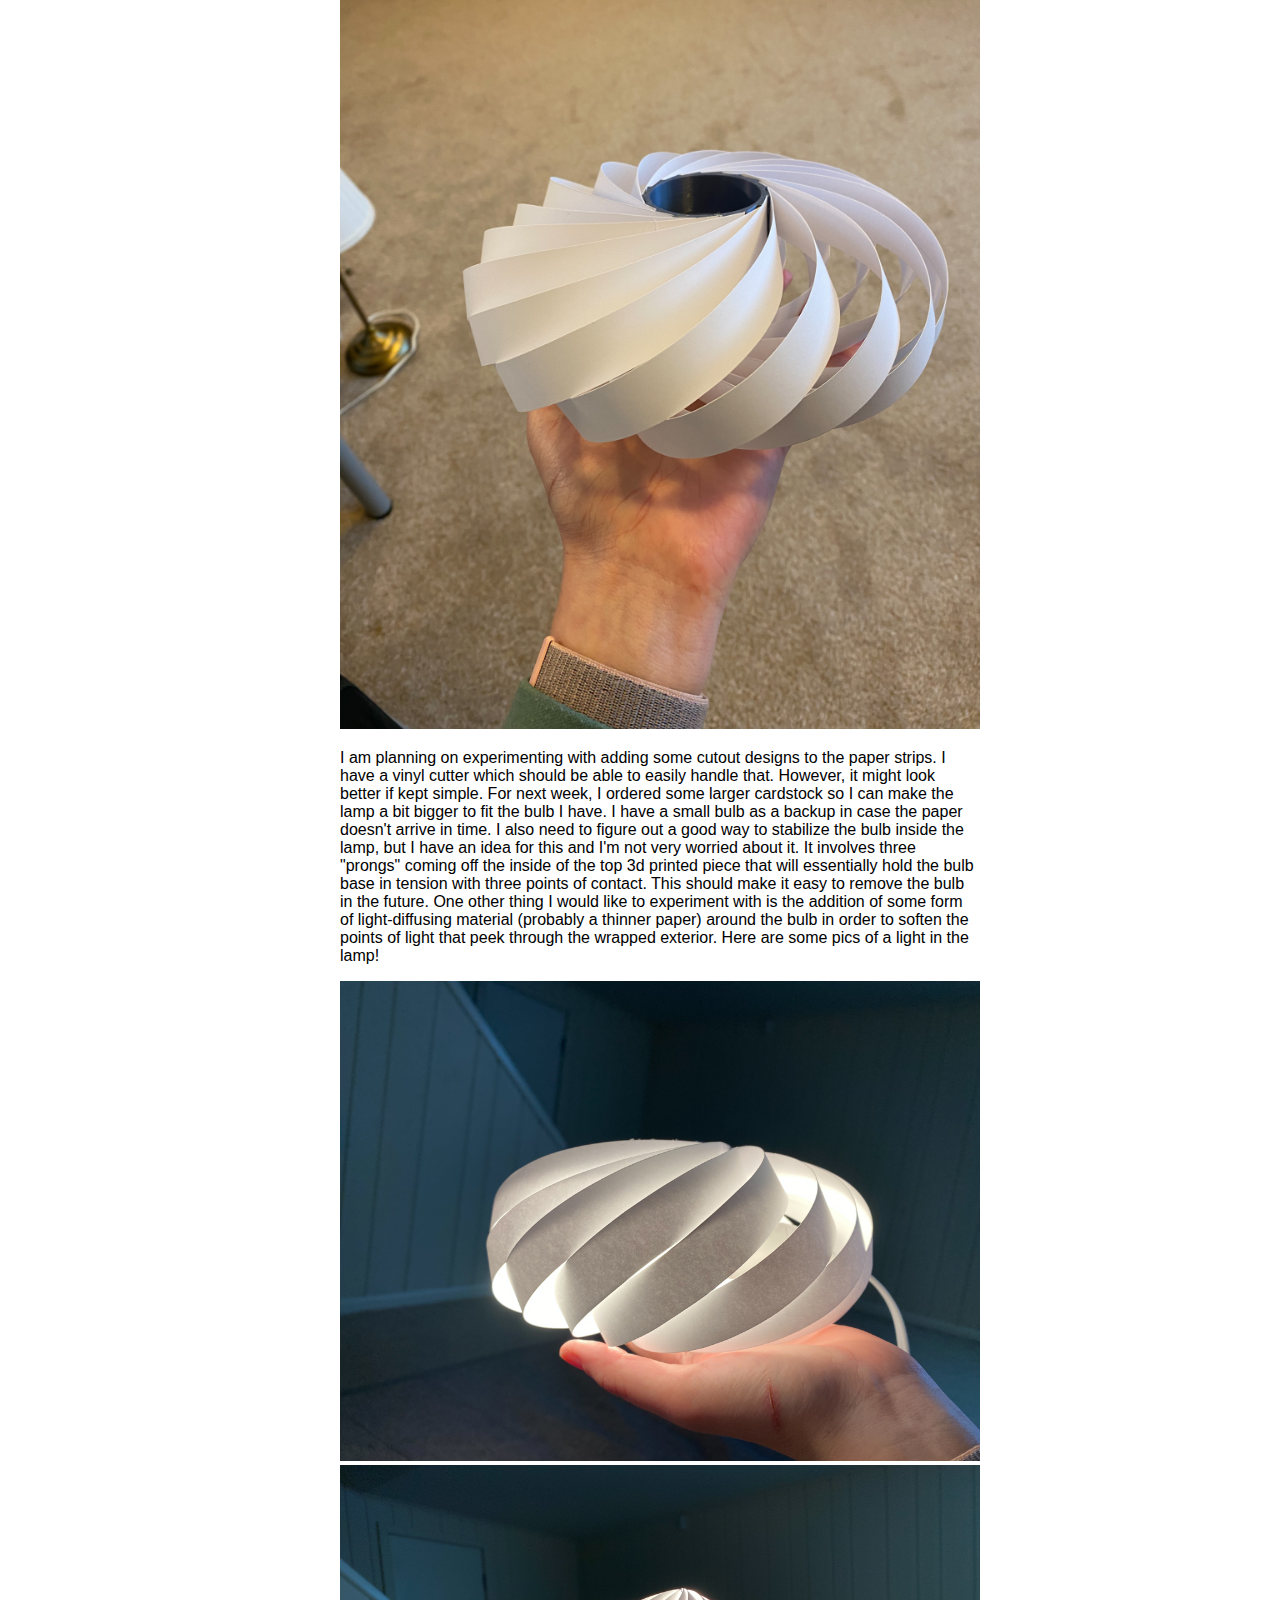
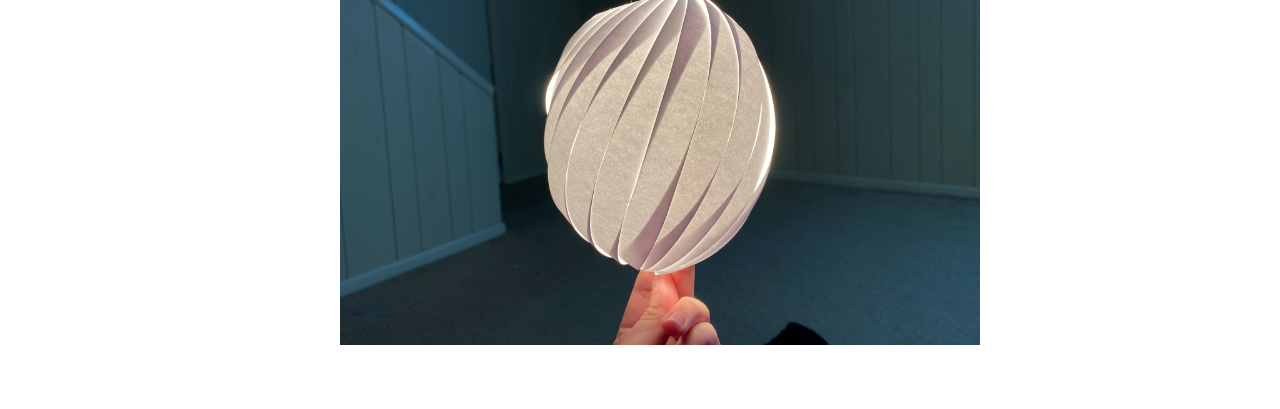
<file: A4/a4.html>
<!DOCTYPE html> 
<html> 
    <head> 
        <meta charset="utf-8"> 
        <meta name="viewport" content="width=device-width, maximum-scale=1.0" />

        <title>A4</title> 

        <link href="../style.css" media="screen" rel="stylesheet" type="text/css" />

    </head> 
    <body>
        <div style="width:100%">
        <div class="content">
            <h2 class="title">Meshes and Lamps!</h2>
            <h3>Part I: Meshiness</h3>
            <p>I decided to make a catdog! I found low-poly cat and dog meshes on Thingiverse and imported them into Rhino. First, I cut each mesh in half with a plane:</p>
            <img src="pics/dogcut.jpg"></a>
            <p>I put the two meshes cut-side together and ran boolean union to join them. Then, I used a couple different mesh repair tools to move some vertices and faces around to smooth out the seam. I also reduced the mesh resolution further, making it even more low-poly. I could have spent a lot more time on this but I did not want to. All of the files I used are <a href="https://github.com/branchwelder/branchwelder.github.io/tree/master/A4/cad">here</a>. Here is the final combined catdog:</p>
            <img src="pics/catdog.jpg"></a>

            <h3>Part II: Planning the Lamp</h3>
            <p>For my lamp project, I knew I wanted to make something out of paper that was simple but elegant. I have a dark spot in my room that I would like to fill with light, and a pendant lamp would fit nicely there. I also have an extra Philips Hue bulb so I can make my lamp turn colors. In order to get some ideas, I started looking around Pinterest at paper lamps. I saw a lot of things that I liked, but many of them would require more time or resources than I am willing to devote to this project. The Pinterest board I made is <a href="https://www.pinterest.com/branchwelder/lamp/">here</a>. Eventually, I came across a <a href="https://www.youtube.com/watch?v=ojpznOoaXXA&t=18s">tutorial on youtube</a> where someone makes a lamp out of some strips of paper and paper cups. I figured I could expand on this idea and create a parametric grasshopper definition for the parts that hold the paper. To start, I CADed a first guess at what I wanted and printed it, making sure the hole was large enough to fit over the lamp plug. (Files <a href="https://github.com/branchwelder/branchwelder.github.io/tree/master/A4/cad">here</a>).</p>
            <img src="pics/lamp1.jpg"></a>
            <img src="pics/lamp2.jpg"></a>
            <p>I cut strips of paper out of 8.5x11 inch cardstock to glue to the 3D-printed part.</p>
            <img src="pics/strips.jpg"></a>
            <p> This first try was far too large for the paper strips I have. Unless I deal with diagonals (which I will not), that limits me to 11-inch strips of paper. That doesn't make for a very large lamp when wrapped around the base part this big. For the final lamp, I've ordered some larger cardstock. The other issue with my first attempt was having too many stIrips that were too close together. I found that the spacing needs to be just right in order to allow the strips to naturally form a sphere without crowding up at the crossing points. With this in mind, I made another iteration with a smaller diameter and fewer spaces for paper strips:</p>
            <img src="pics/iteration2.jpg"></a>
            <img src="pics/printing.jpg"></a>
            <img src="pics/process0.jpg"></a>
            <img src="pics/process2.jpg"></a>
            <img src="pics/process.jpg"></a>
            <img src="pics/assembled.jpg"></a>
            <img src="pics/assembled2.jpg"></a>

            <p>I am planning on experimenting with adding some cutout designs to the paper strips. I have a vinyl cutter which should be able to easily handle that. However, it might look better if kept simple. For next week, I ordered some larger cardstock so I can make the lamp a bit bigger to fit the bulb I have. I have a small bulb as a backup in case the paper doesn't arrive in time. I also need to figure out a good way to stabilize the bulb inside the lamp, but I have an idea for this and I'm not very worried about it. It involves three "prongs" coming off the inside of the top 3d printed piece that will essentially hold the bulb base in tension with three points of contact. This should make it easy to remove the bulb in the future. One other thing I would like to experiment with is the addition of some form of light-diffusing material (probably a thinner paper) around the bulb in order to soften the points of light that peek through the wrapped exterior. Here are some pics of a light in the lamp!</p>
            <img src="pics/lit-1.jpg"></a>
            <img src="pics/lit-2.jpg"></a>
        </div>
    </div>
    </body>
</html>
</file>
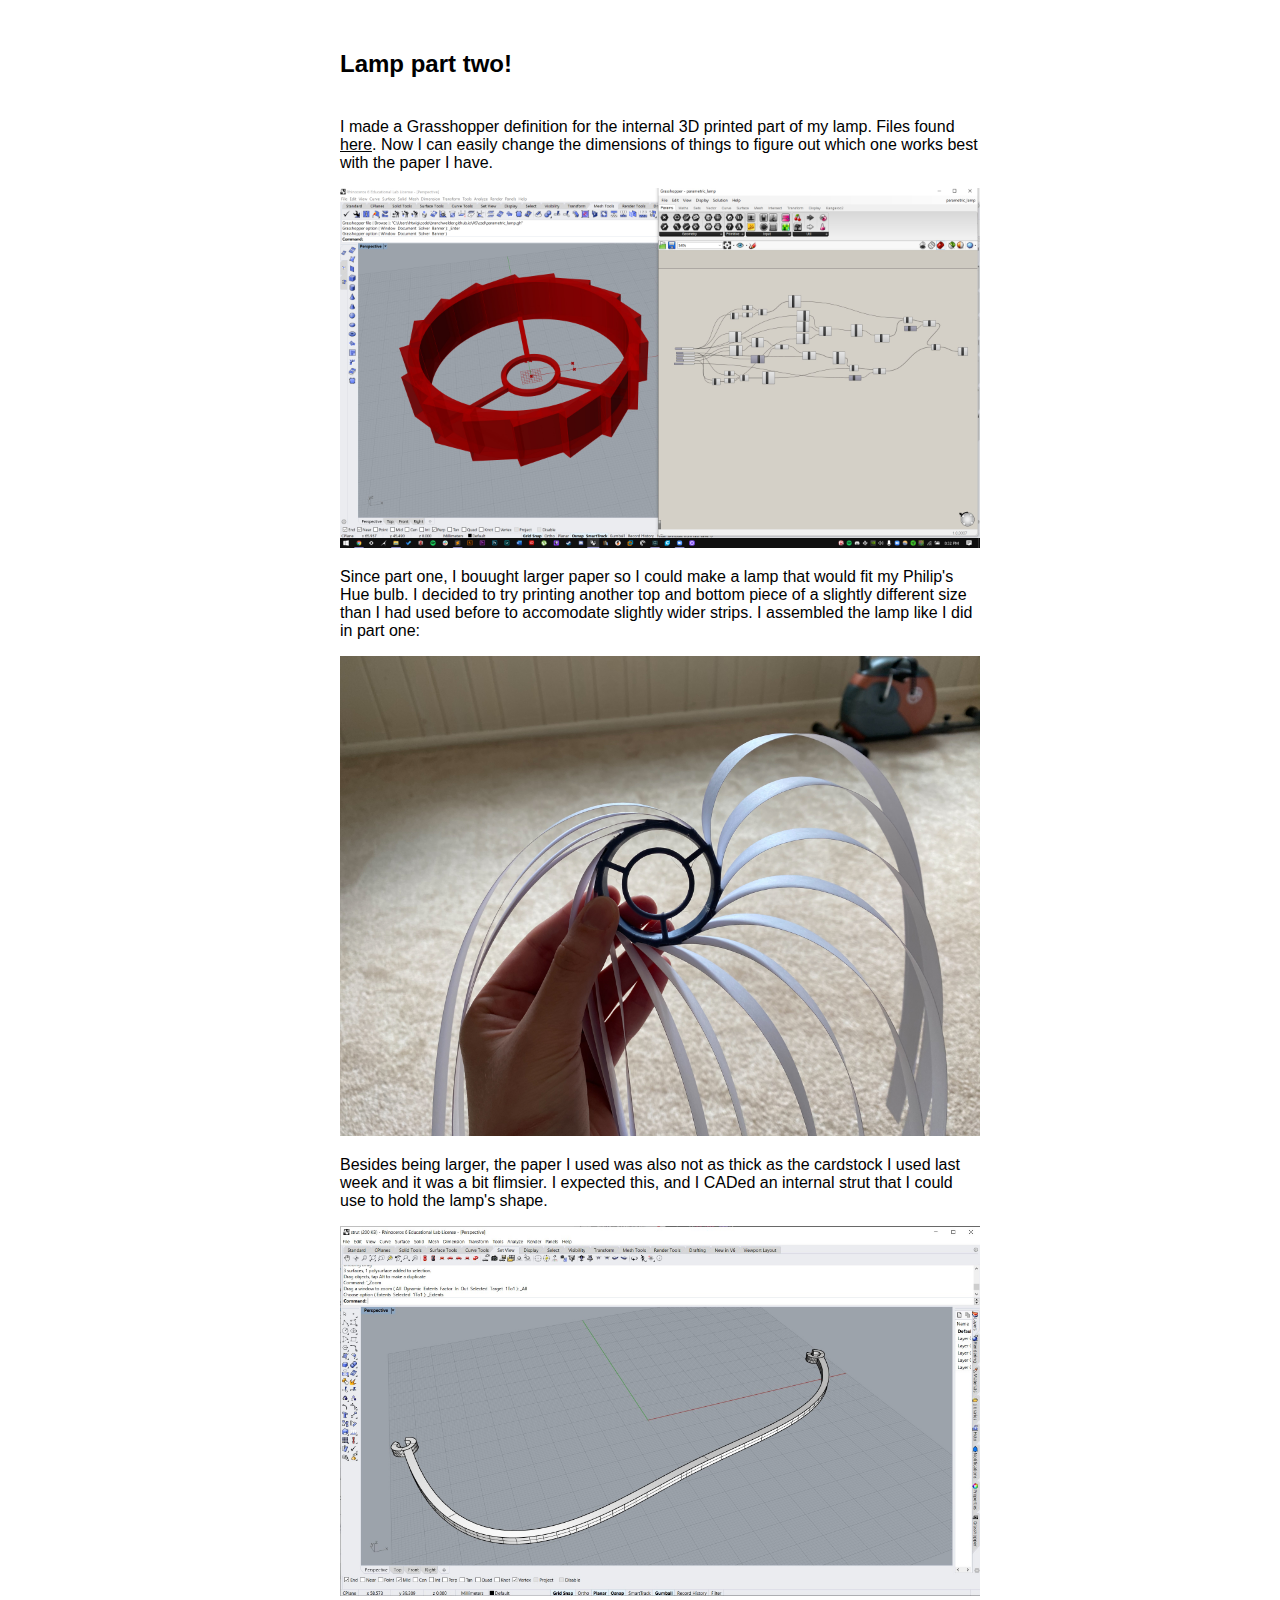
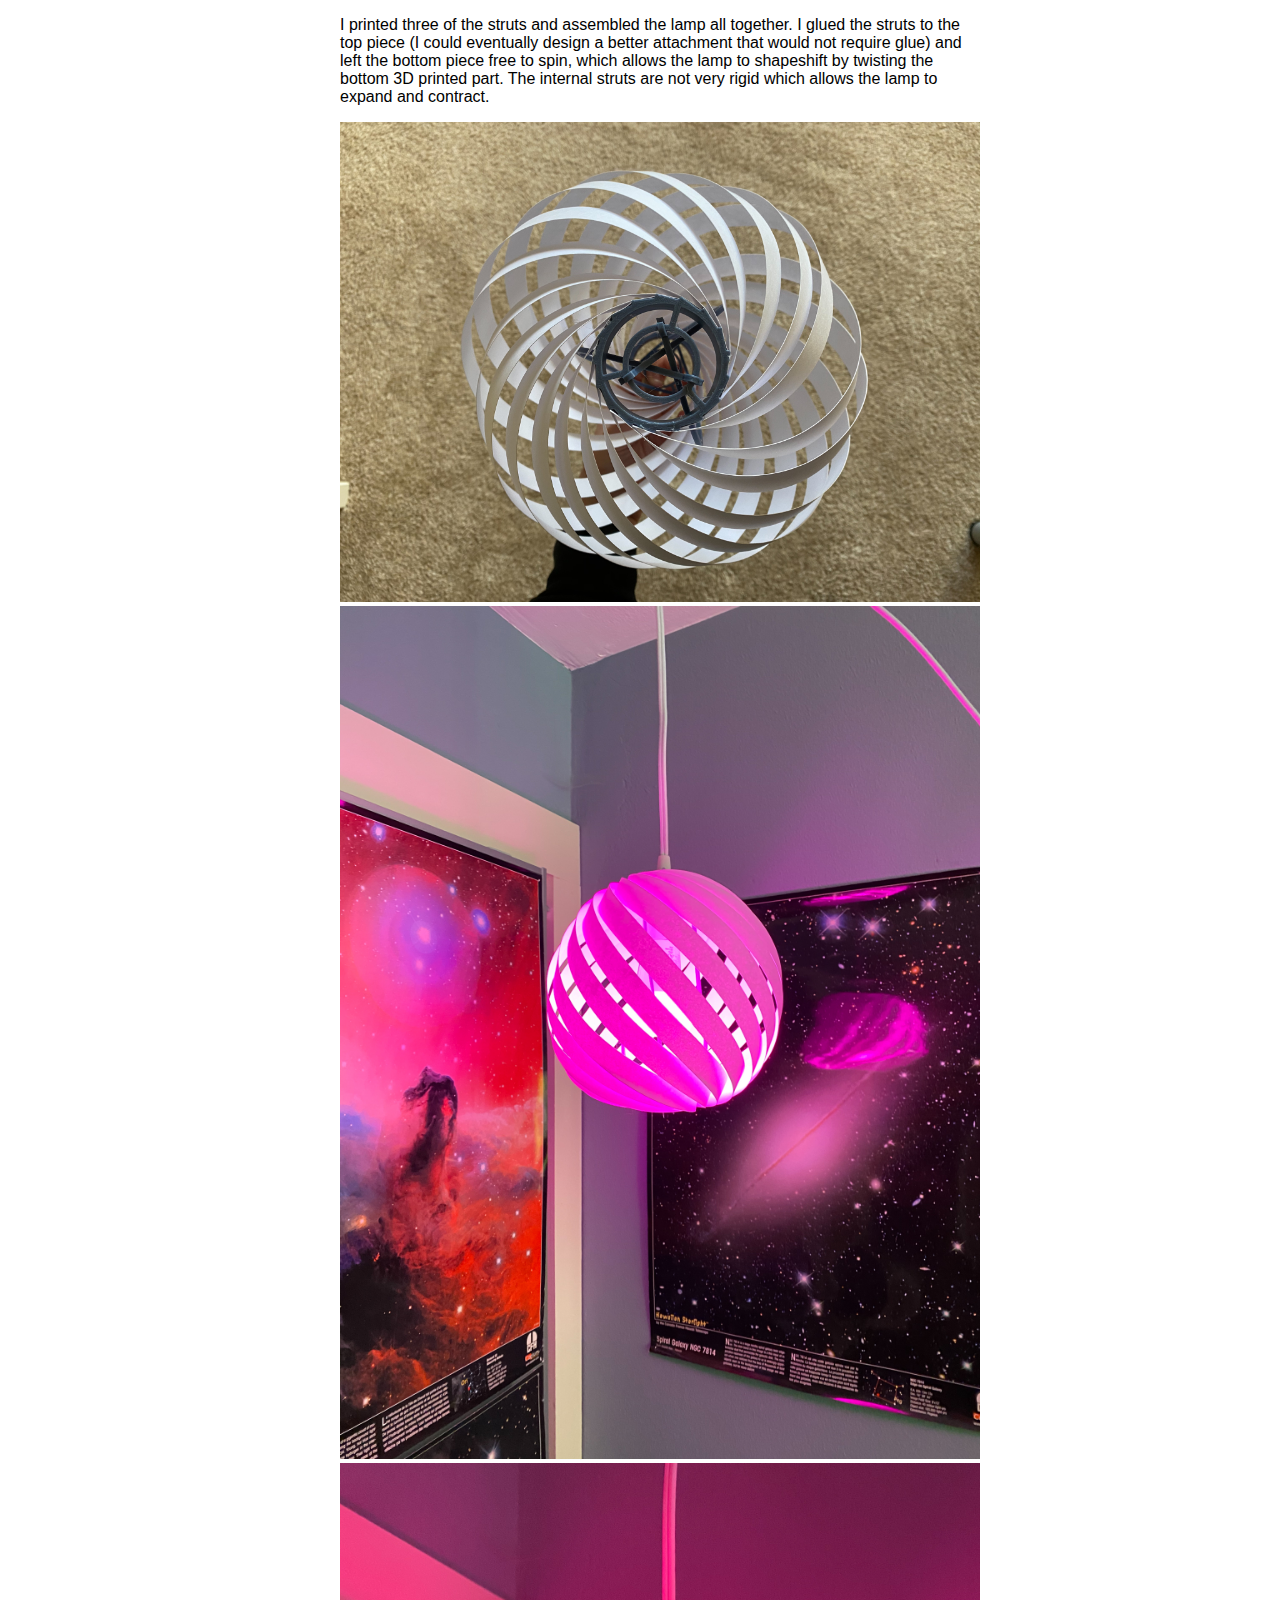
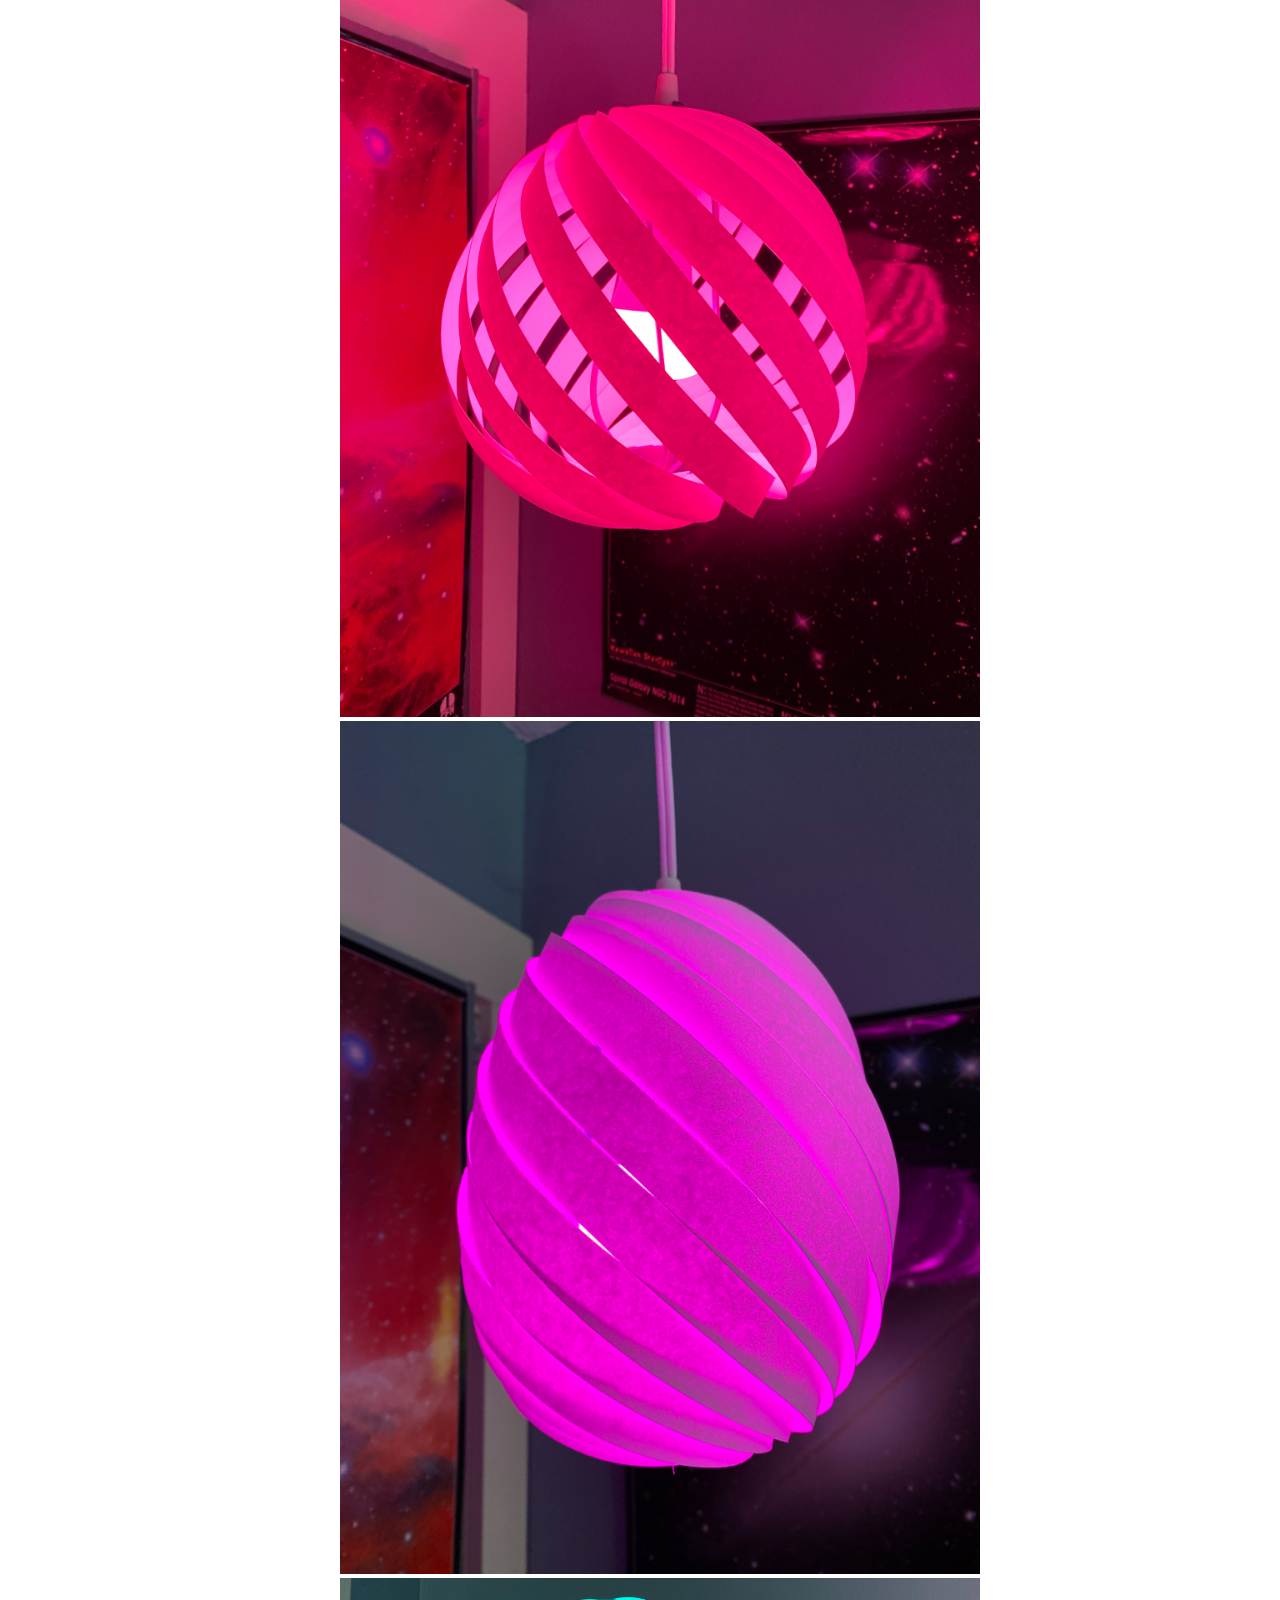
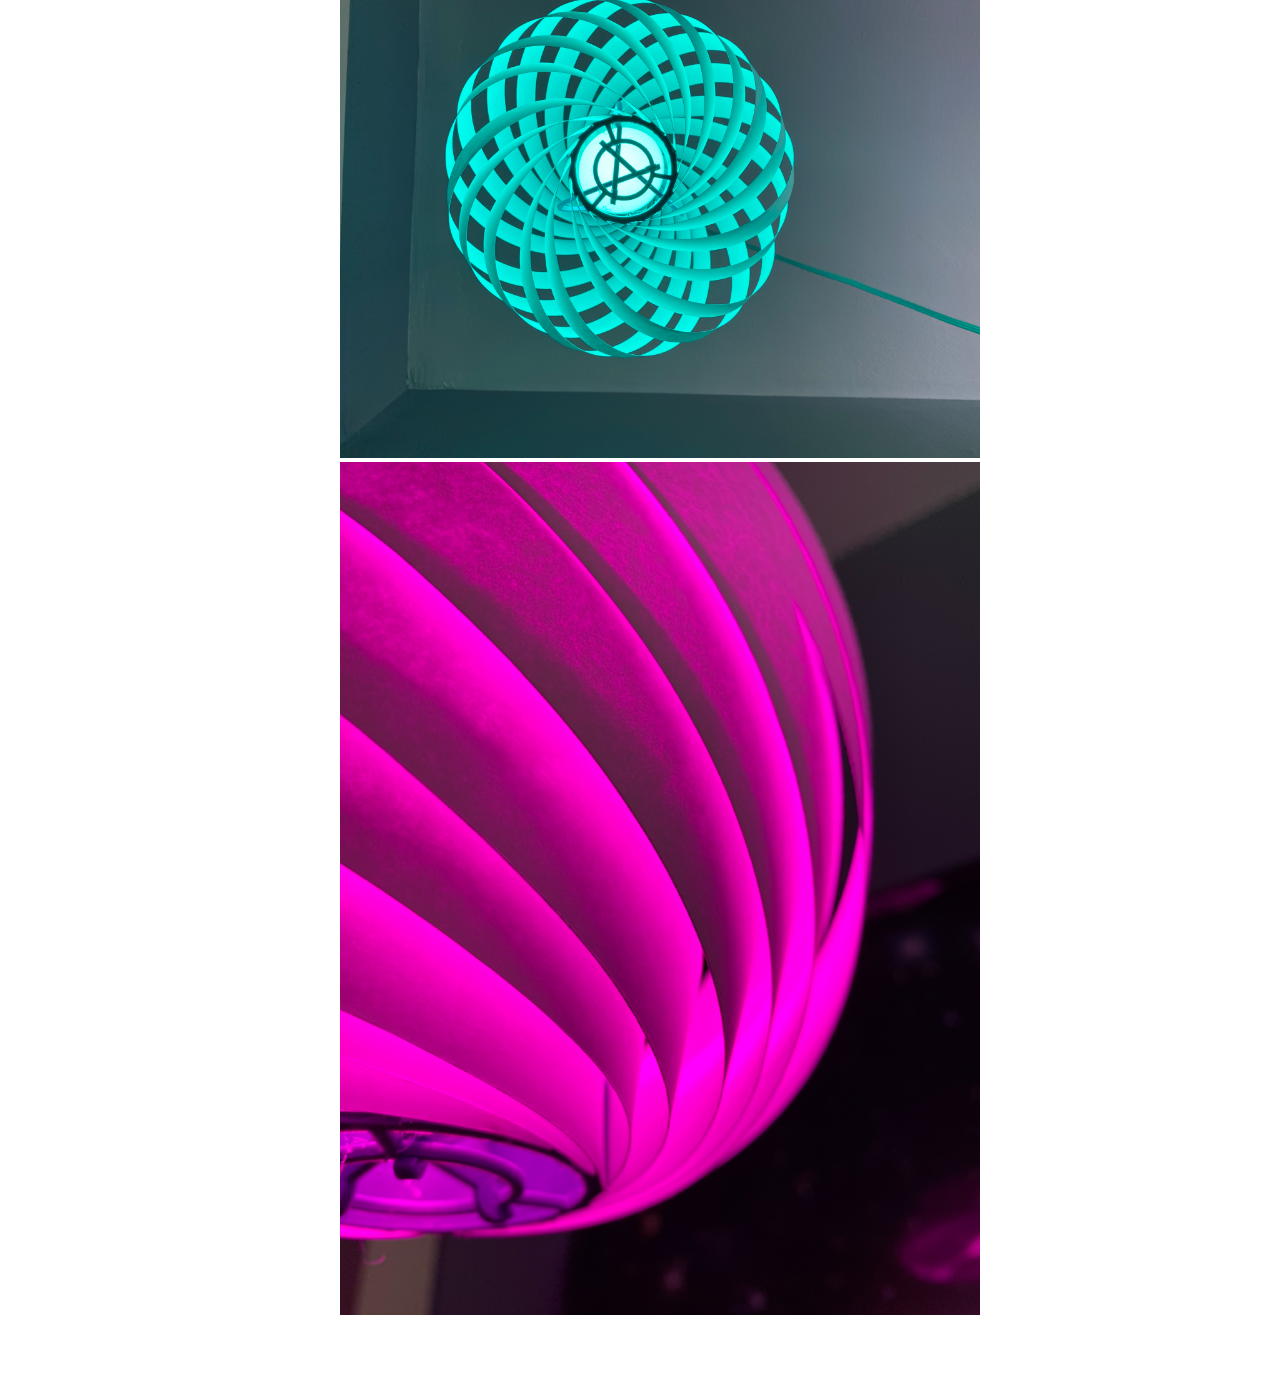
<file: A5/a5.html>
<!DOCTYPE html> 
<html> 
    <head> 
        <meta charset="utf-8"> 
        <meta name="viewport" content="width=device-width, maximum-scale=1.0" />

        <title>A5</title> 

        <link href="../style.css" media="screen" rel="stylesheet" type="text/css" />

    </head> 
    <body>
        <div style="width:100%">
        <div class="content">
            <h2 class="title">Lamp part two!</h2>
            <p>I made a Grasshopper definition for the internal 3D printed part of my lamp. Files found <a href="https://github.com/branchwelder/branchwelder.github.io/tree/master/A5/cad">here</a>. Now I can easily change the dimensions of things to figure out which one works best with the paper I have.</p>
            <img src="pics/gh.jpg"></a>
            <p>Since part one, I bouught larger paper so I could make a lamp that would fit my Philip's Hue bulb. I decided to try printing another top and bottom piece of a slightly different size than I had used before to accomodate slightly wider strips. I assembled the lamp like I did in part one:</p>
            <img src="pics/lamp-2-2.jpg"></a>
            <p>Besides being larger, the paper I used was also not as thick as the cardstock I used last week and it was a bit flimsier. I expected this, and I CADed an internal strut that I could use to hold the lamp's shape.</p>
            <img src="pics/strut.jpg"></a>
            <p>I printed three of the struts and assembled the lamp all together. I glued the struts to the top piece (I could eventually design a better attachment that would not require glue) and left the bottom piece free to spin, which allows the lamp to shapeshift by twisting the bottom 3D printed part. The internal struts are not very rigid which allows the lamp to expand and contract.</p>
            <img src="pics/lamp-1-2.jpg"></a>
            <img src="pics/lamp-3.jpg"></a>
            <img src="pics/lamp.jpg"></a>
            <img src="pics/lamp-2.jpg"></a>
            <img src="pics/lamp-4.jpg"></a>
            <img src="pics/lamp-1.jpg"></a>
        </div>
    </div>
    </body>
</html>
</file>
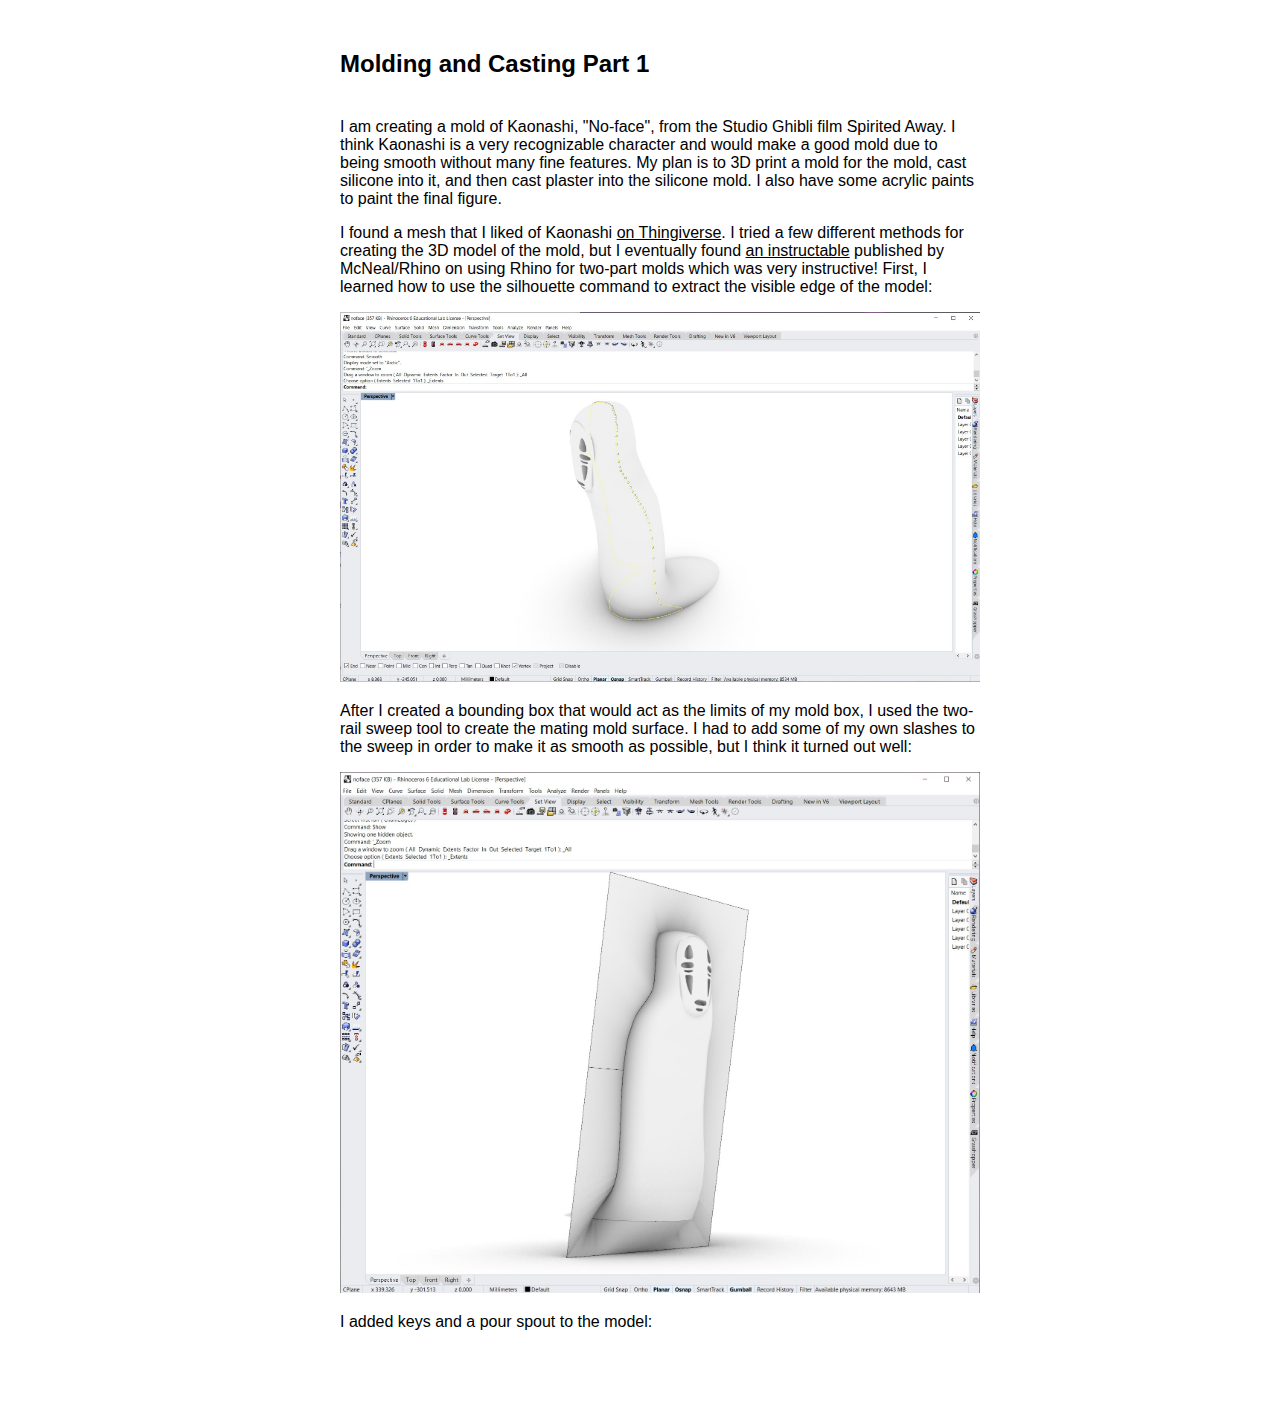
<file: A5_2/a5_2.html>
<!DOCTYPE html> 
<html> 
    <head> 
        <meta charset="utf-8"> 
        <meta name="viewport" content="width=device-width, maximum-scale=1.0" />

        <title>Molding and Casting</title> 

        <link href="../style.css" media="screen" rel="stylesheet" type="text/css" />

    </head> 
    <body>
        <div style="width:100%">
        <div class="content">
            <h2 class="title">Molding and Casting Part 1</h2>
            <p>
            I am creating a mold of Kaonashi, "No-face", from the Studio Ghibli film Spirited Away. I think Kaonashi is a very recognizable character and would make a good mold due to being smooth without many fine features. My plan is to 3D print a mold for the mold, cast silicone into it, and then cast plaster into the silicone mold. I also have some acrylic paints to paint the final figure.
            </p>
            <p>I found a mesh that I liked of Kaonashi <a href="https://www.thingiverse.com/thing:3734383">on Thingiverse</a>. I tried a few different methods for creating the 3D model of the mold, but I eventually found  <a href="https://www.instructables.com/id/3D-Printing-for-Two-Part-Silicone-Molds/">an instructable</a> published by McNeal/Rhino on using Rhino for two-part molds which was very instructive! First, I learned how to use the silhouette command to extract the visible edge of the model:</p>
            <img src="pics/silhouette.jpg"></a>
            <p>After I created a bounding box that would act as the limits of my mold box, I used the two-rail sweep tool to create the mating mold surface. I had to add some of my own slashes to the sweep in order to make it as smooth as possible, but I think it turned out well:</p>
            <img src="pics/moldsurf.jpg"></a>
            <p>I added keys and a pour spout to the model:</p>

        </div>
    </div>
    </body>
</html>
</file>
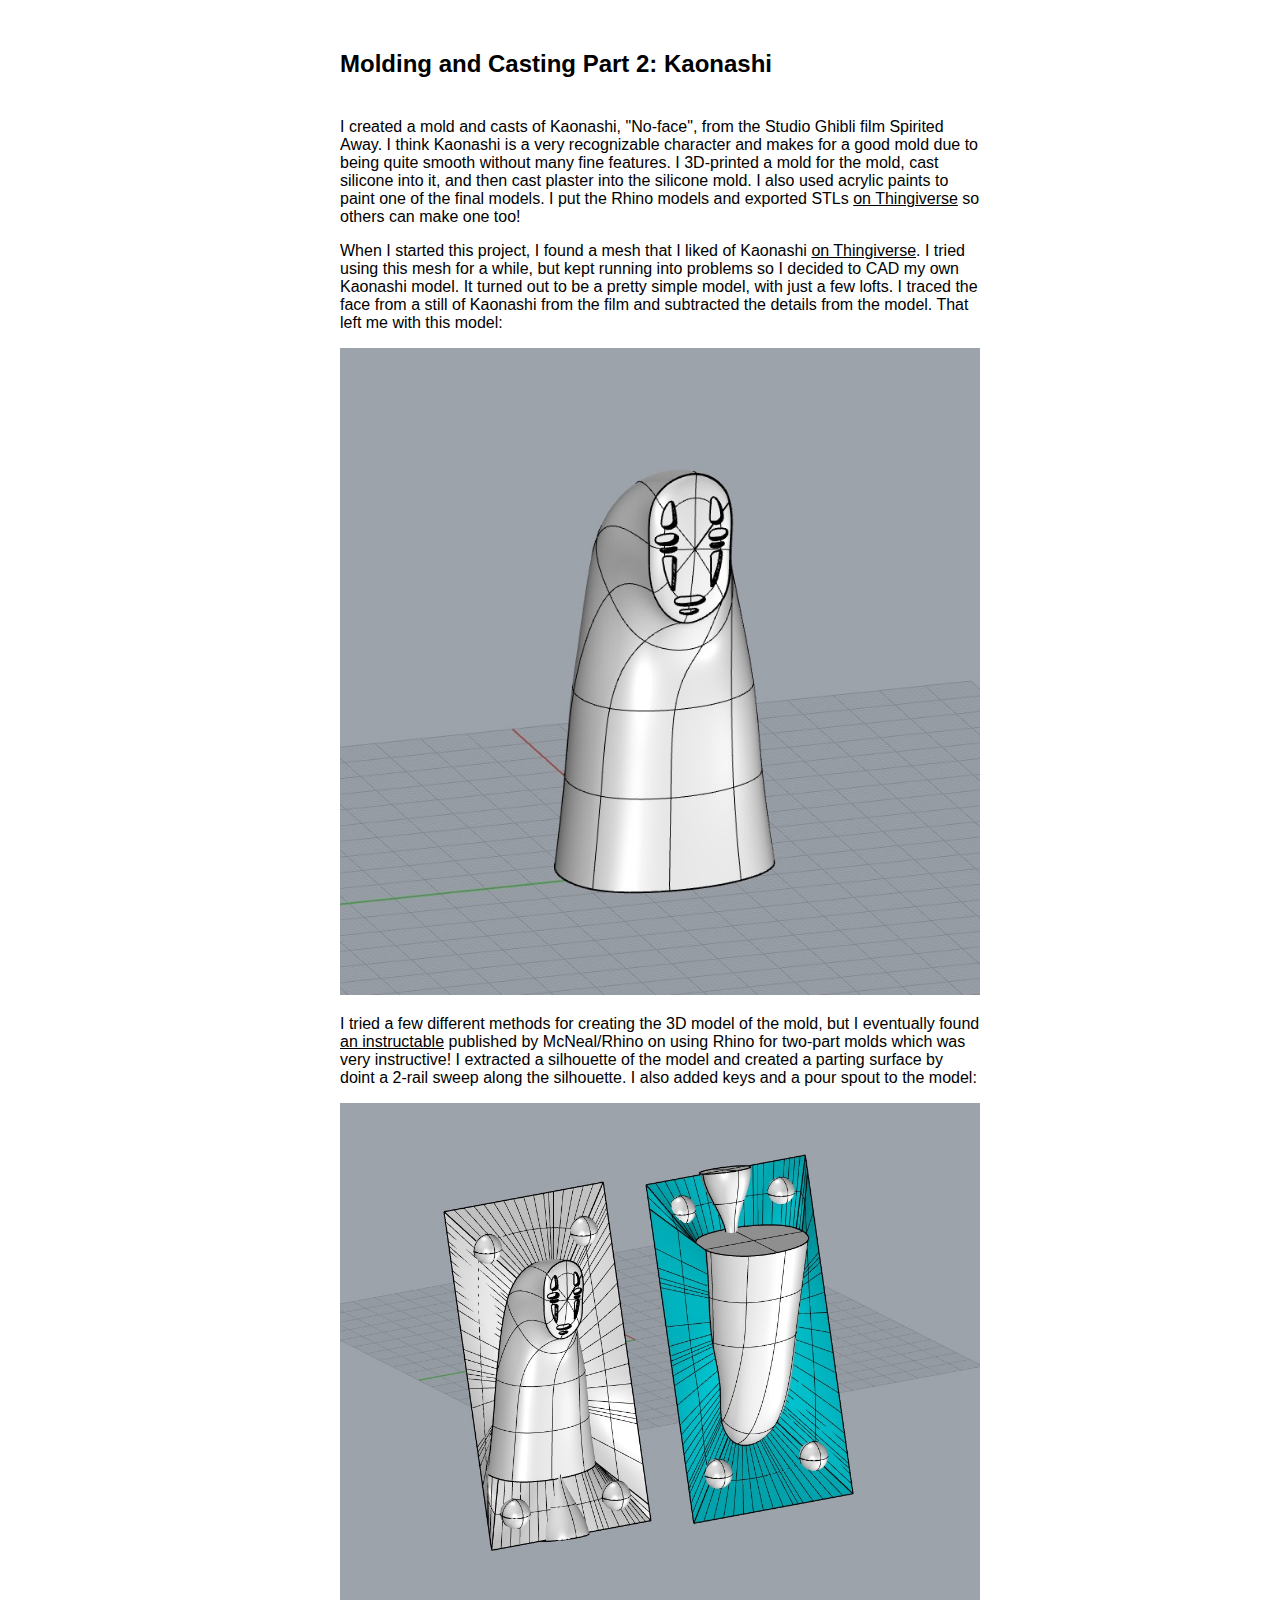
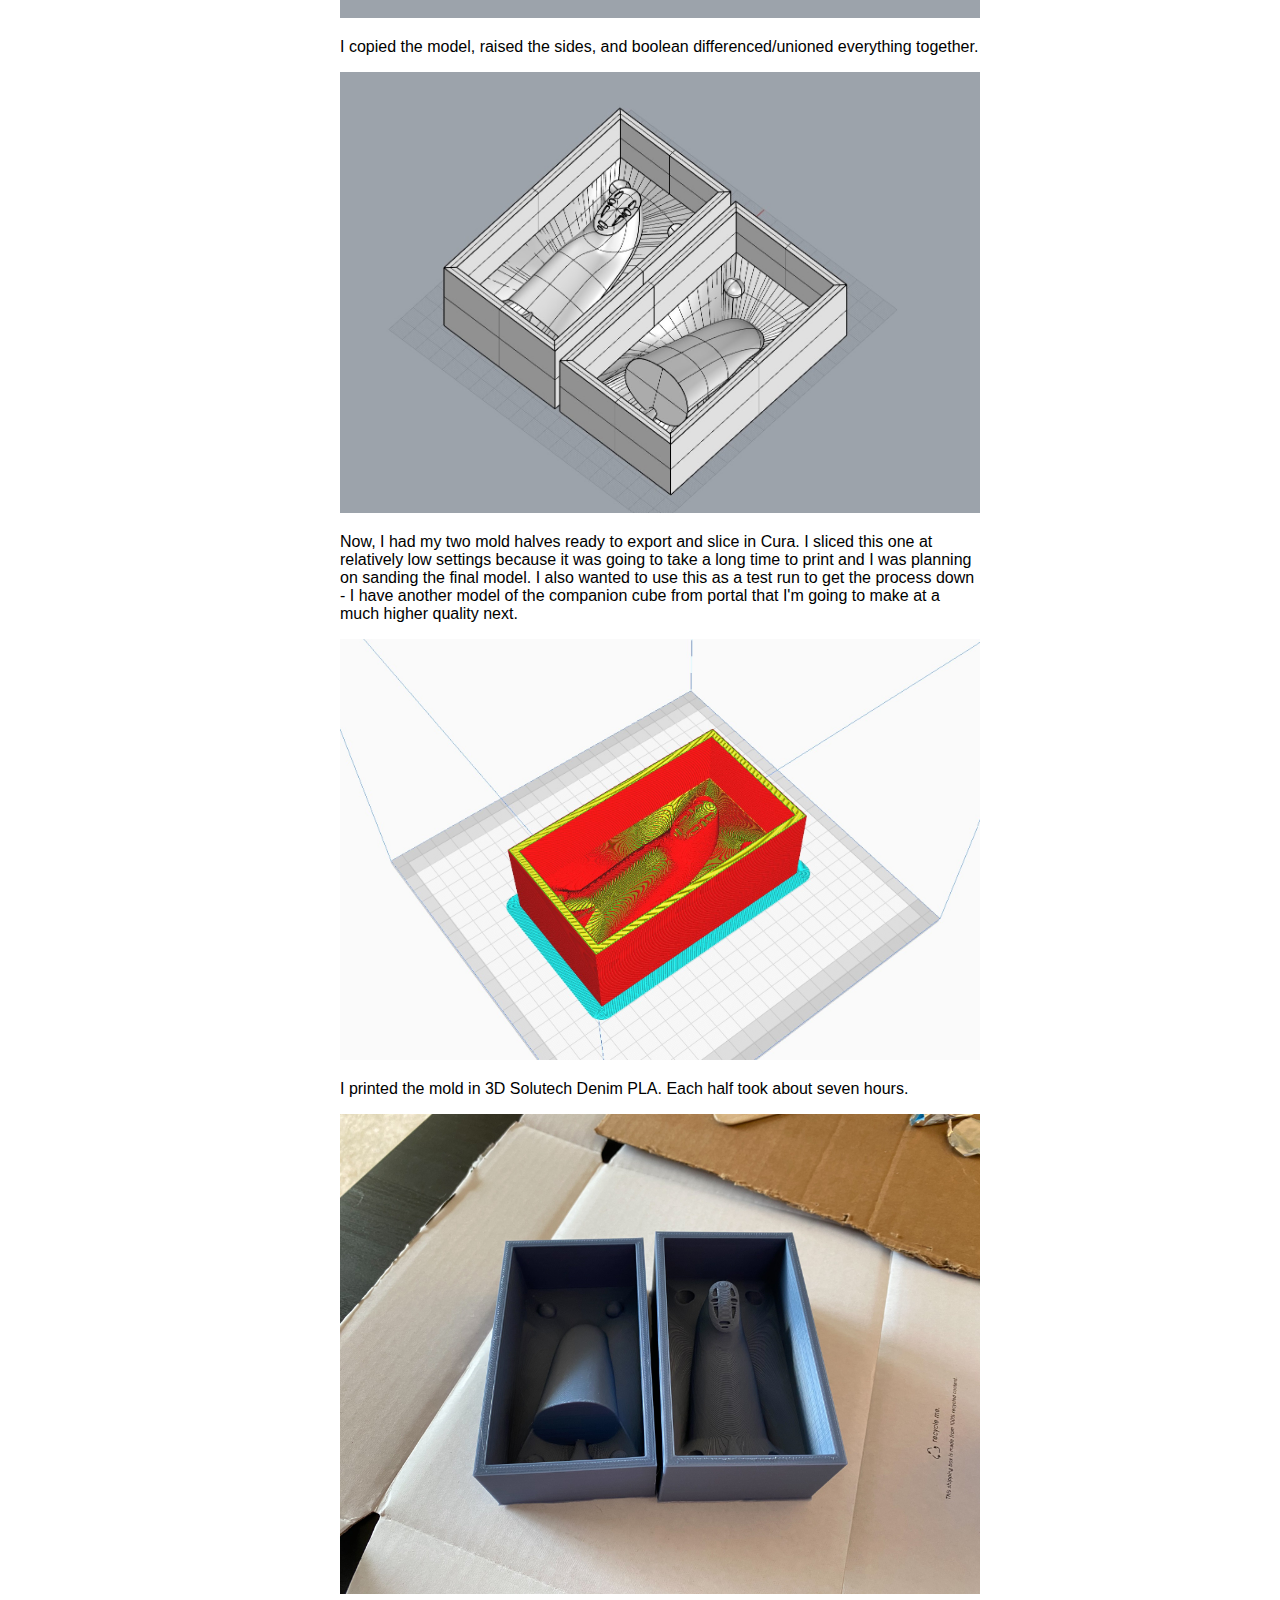
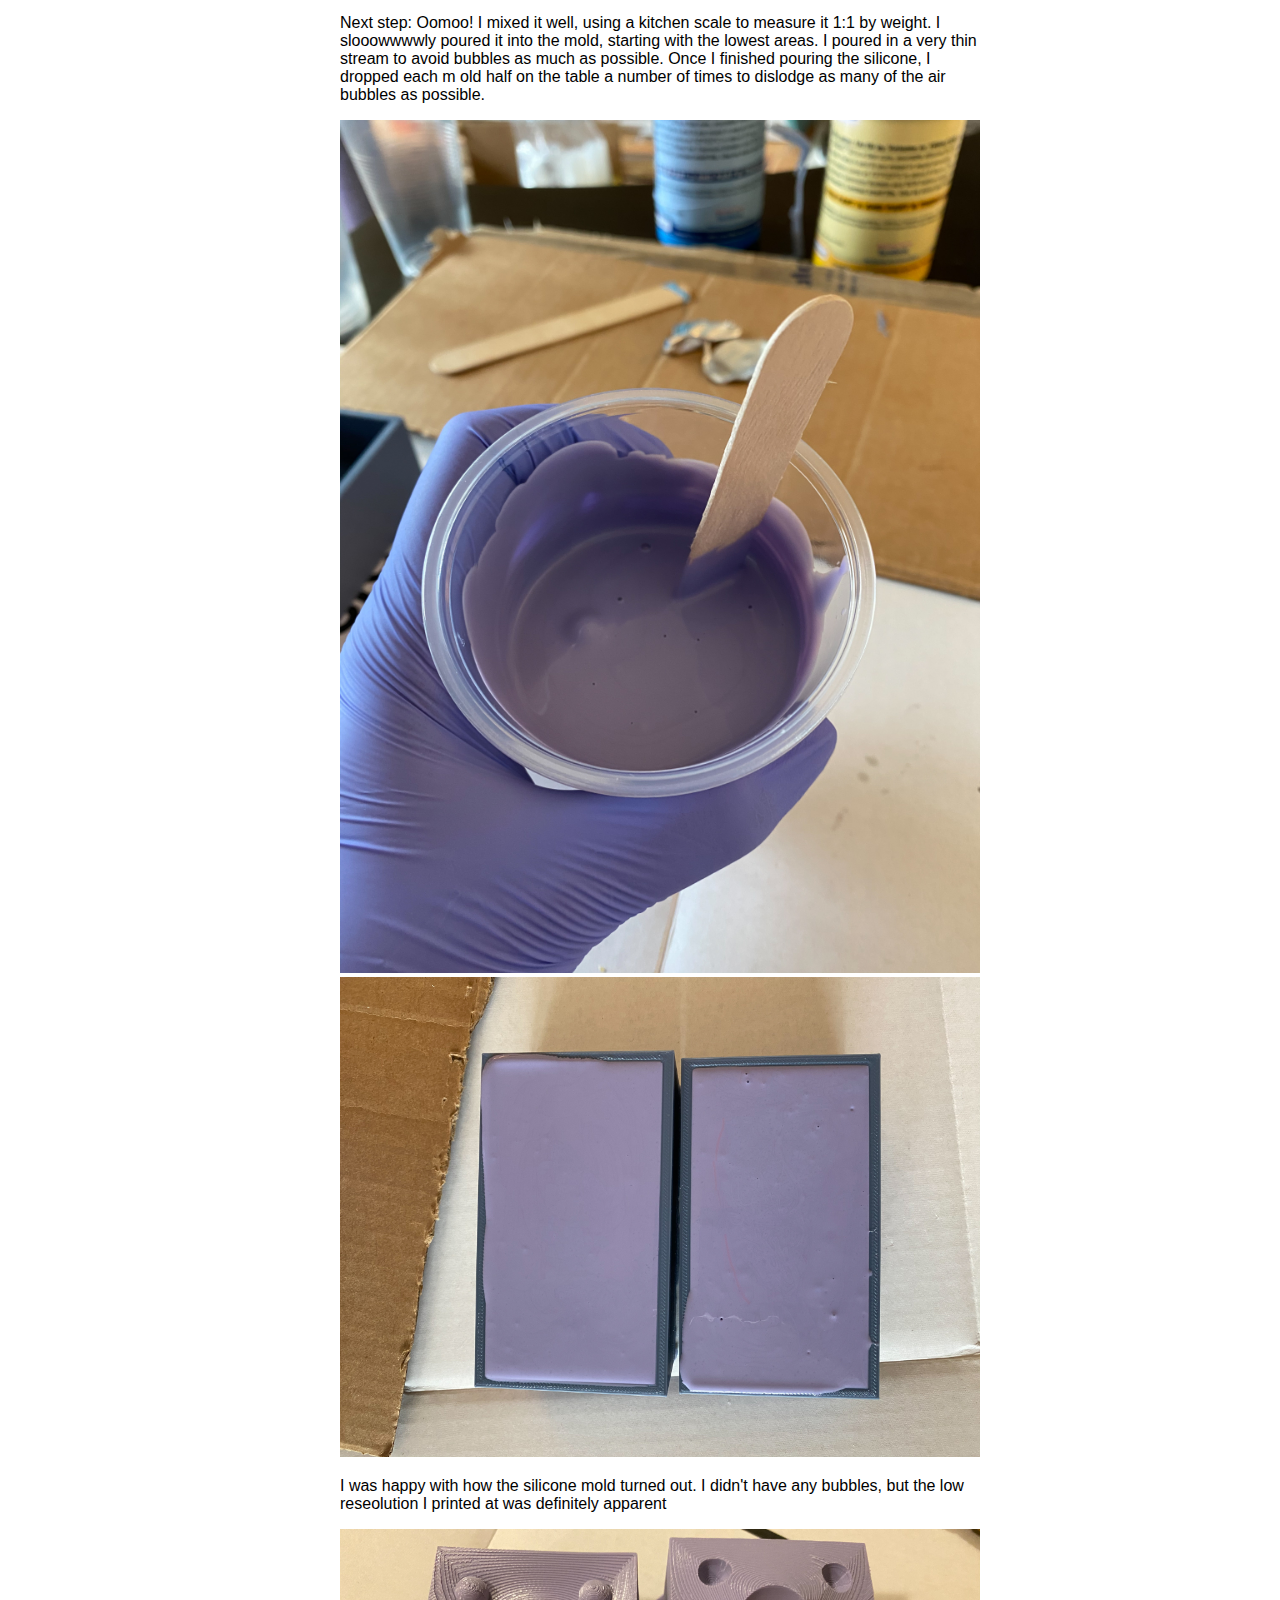
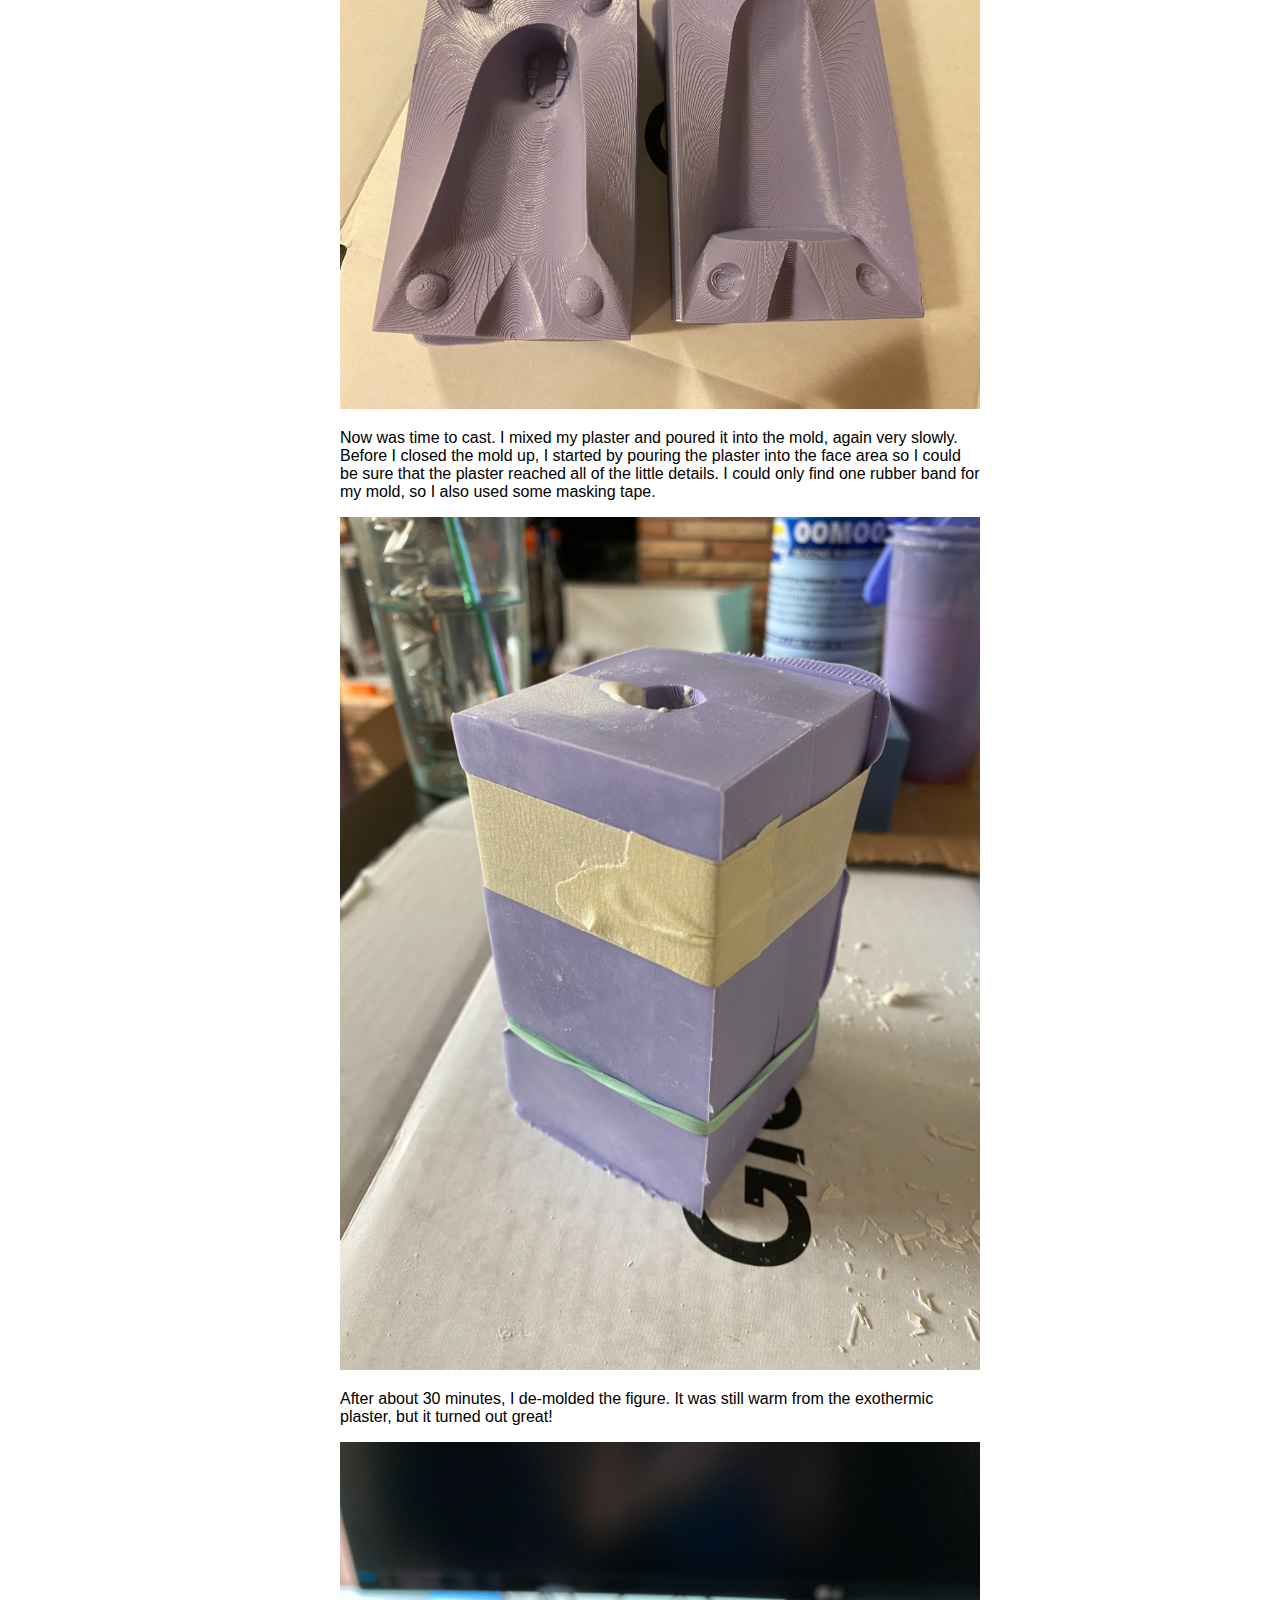
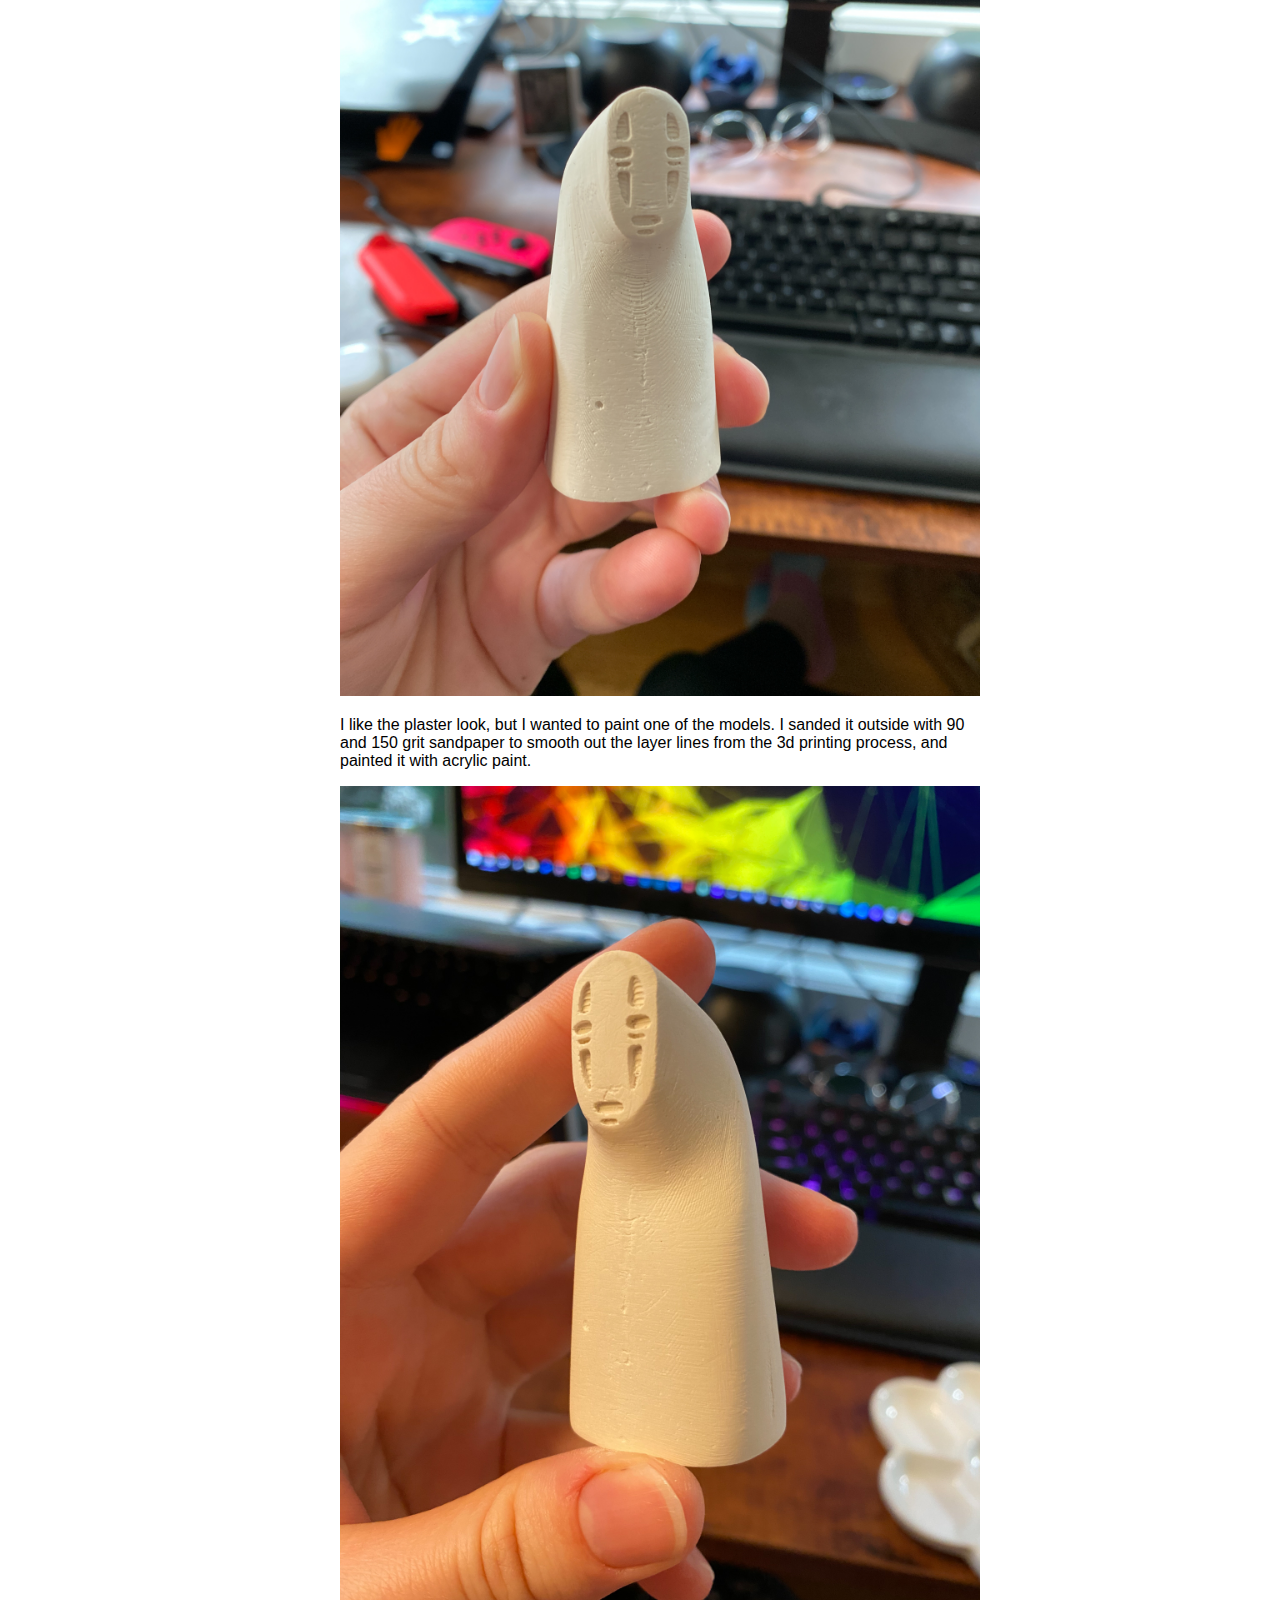
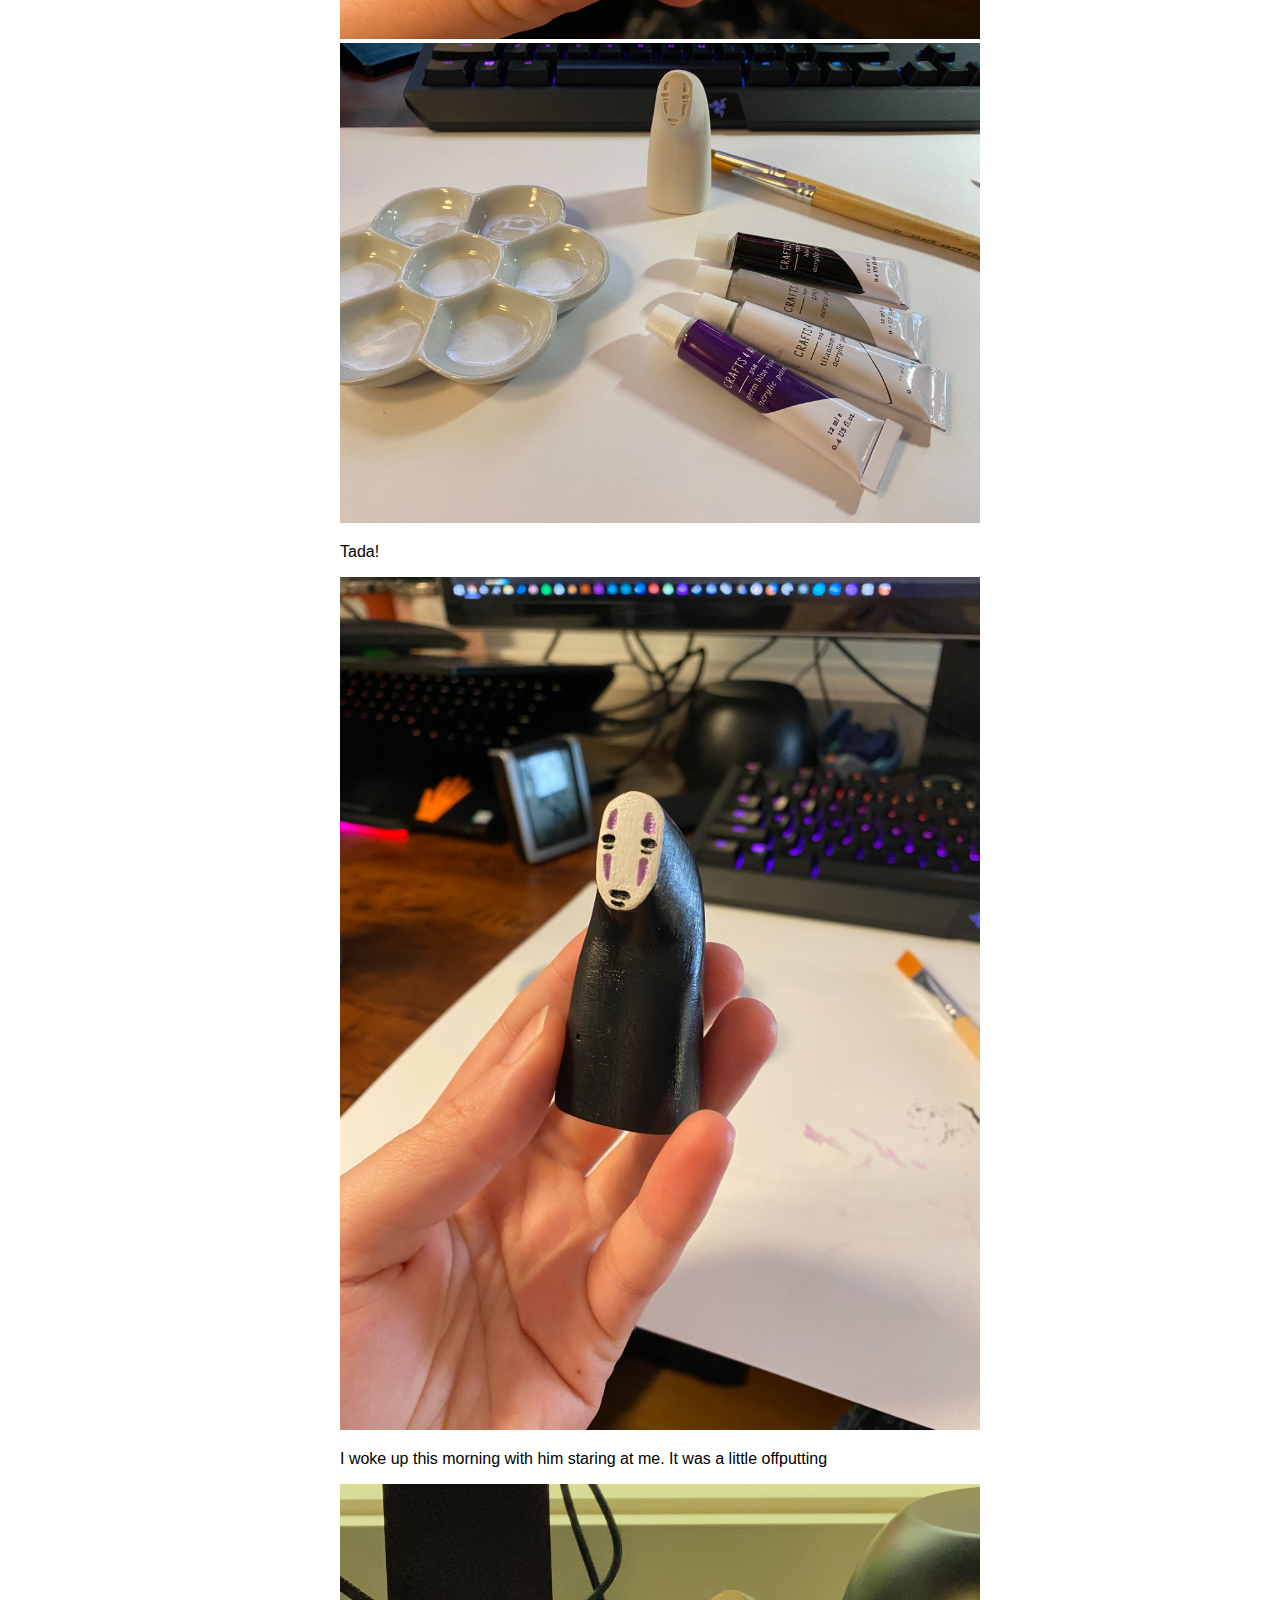
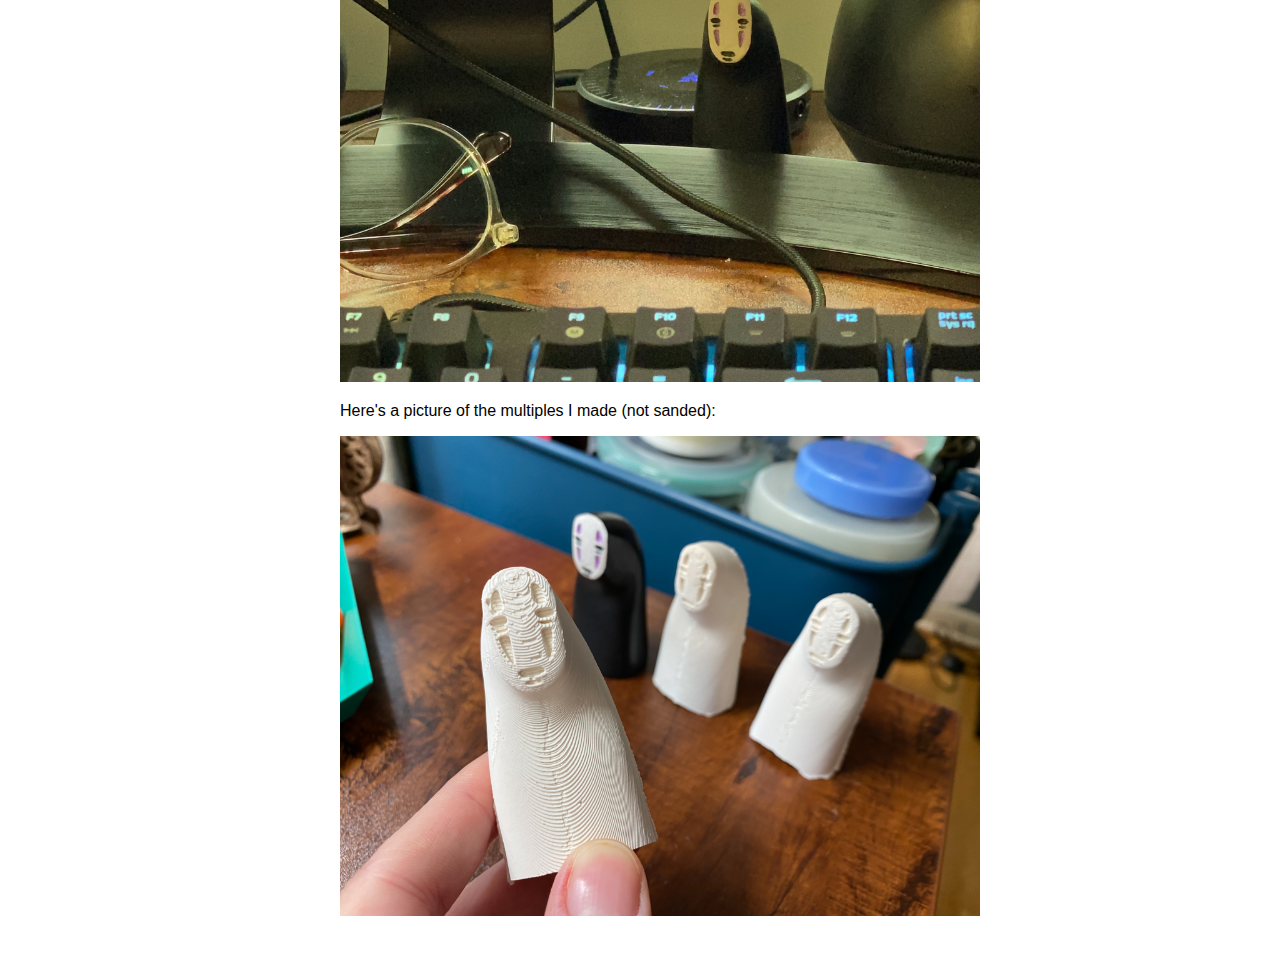
<file: A6/A6.html>
<!DOCTYPE html> 
<html> 
    <head> 
        <meta charset="utf-8"> 
        <meta name="viewport" content="width=device-width, maximum-scale=1.0" />

        <title>Molding and Casting</title> 

        <link href="../style.css" media="screen" rel="stylesheet" type="text/css" />

    </head> 
    <body>
        <div style="width:100%">
        <div class="content">
            <h2 class="title">Molding and Casting Part 2: Kaonashi</h2>
            <p>
            I created a mold and casts of Kaonashi, "No-face", from the Studio Ghibli film Spirited Away. I think Kaonashi is a very recognizable character and makes for a good mold due to being quite smooth without many fine features. I 3D-printed a mold for the mold, cast silicone into it, and then cast plaster into the silicone mold. I also used acrylic paints to paint one of the final models. I put the Rhino models and exported STLs <a href="https://www.thingiverse.com/thing:4380576">on Thingiverse</a> so others can make one too! 
            </p>
            <p>When I started this project, I found a mesh that I liked of Kaonashi <a href="https://www.thingiverse.com/thing:3734383">on Thingiverse</a>. 
            I tried using this mesh for a while, but kept running into problems so I decided to CAD my own Kaonashi model. It turned out to be a pretty simple model, with just a few lofts. I traced the face from a still of Kaonashi from the film and subtracted the details from the model. That left me with this model:</p>
            <img src="pics/noface_model.jpg"></a>
            <p>I tried a few different methods for creating the 3D model of the mold, but I eventually found  <a href="https://www.instructables.com/id/3D-Printing-for-Two-Part-Silicone-Molds/">an instructable</a> published by McNeal/Rhino on using Rhino for two-part molds which was very instructive! I extracted a silhouette of the model and created a parting surface by doint a 2-rail sweep along the silhouette. I also added keys and a pour spout to the model:</p>
            <img src="pics/noface_progress.jpg"></a>
            <p>I copied the model, raised the sides, and boolean differenced/unioned everything together.</p>
            <img src="pics/noface_mold.jpg"></a>
            <p>Now, I had my two mold halves ready to export and slice in Cura. I sliced this one at relatively low settings because it was going to take a long time to print and I was planning on sanding the final model. I also wanted to use this as a test run to get the process down - I have another model of the companion cube from portal that I'm going to make at a much higher quality next.</p>
            <img src="pics/kaonashi_sliced.jpg"></a>
            <p>I printed the mold in 3D Solutech Denim PLA. Each half took about seven hours.</p>
            <img src="pics/kaonashi-09.jpg"></a>
            <p>Next step: Oomoo! I mixed it well, using a kitchen scale to measure it 1:1 by weight. I slooowwwwly poured it into the mold, starting with the lowest areas. I poured in a very thin stream to avoid bubbles as much as possible. Once I finished pouring the silicone, I dropped each m old half on the table a number of times to dislodge as many of the air bubbles as possible.</p>
            <img src="pics/kaonashi-10.jpg"></a>
            <img src="pics/kaonashi-08.jpg"></a>
            <p> I was happy with how the silicone mold turned out. I didn't have any bubbles, but the low reseolution I printed at was definitely apparent</p>
            <img src="pics/kaonashi-07.jpg"></a>
            <p>Now was time to cast. I mixed my plaster and poured it into the mold, again very slowly. Before I closed the mold up, I started by pouring the plaster into the face area so I could be sure that the plaster reached all of the little details. I could only find one rubber band for my mold, so I also used some masking tape.</p>
            <img src="pics/kaonashi-06.jpg"></a>
            <p>After about 30 minutes, I de-molded the figure. It was still warm from the exothermic plaster, but it turned out great!</p>
            <img src="pics/kaonashi-05.jpg"></a>
            <p>I like the plaster look, but I wanted to paint one of the models. I sanded it outside with 90 and 150 grit sandpaper to smooth out the layer lines from the 3d printing process, and painted it with acrylic paint.</p>
            <img src="pics/kaonashi-04.jpg"></a>
            <img src="pics/kaonashi-03.jpg"></a>
            <p>Tada!</p>
            <img src="pics/kaonashi-02.jpg"></a>
            <p>I woke up this morning with him staring at me. It was a little offputting</p>
            <img src="pics/kaonashi-01.jpg"></a>
            <p>Here's a picture of the multiples I made (not sanded):</p>
            <img src="pics/kaonashi.jpg"></a>
        </div>
    </div>
    </body>
</html>
</file>
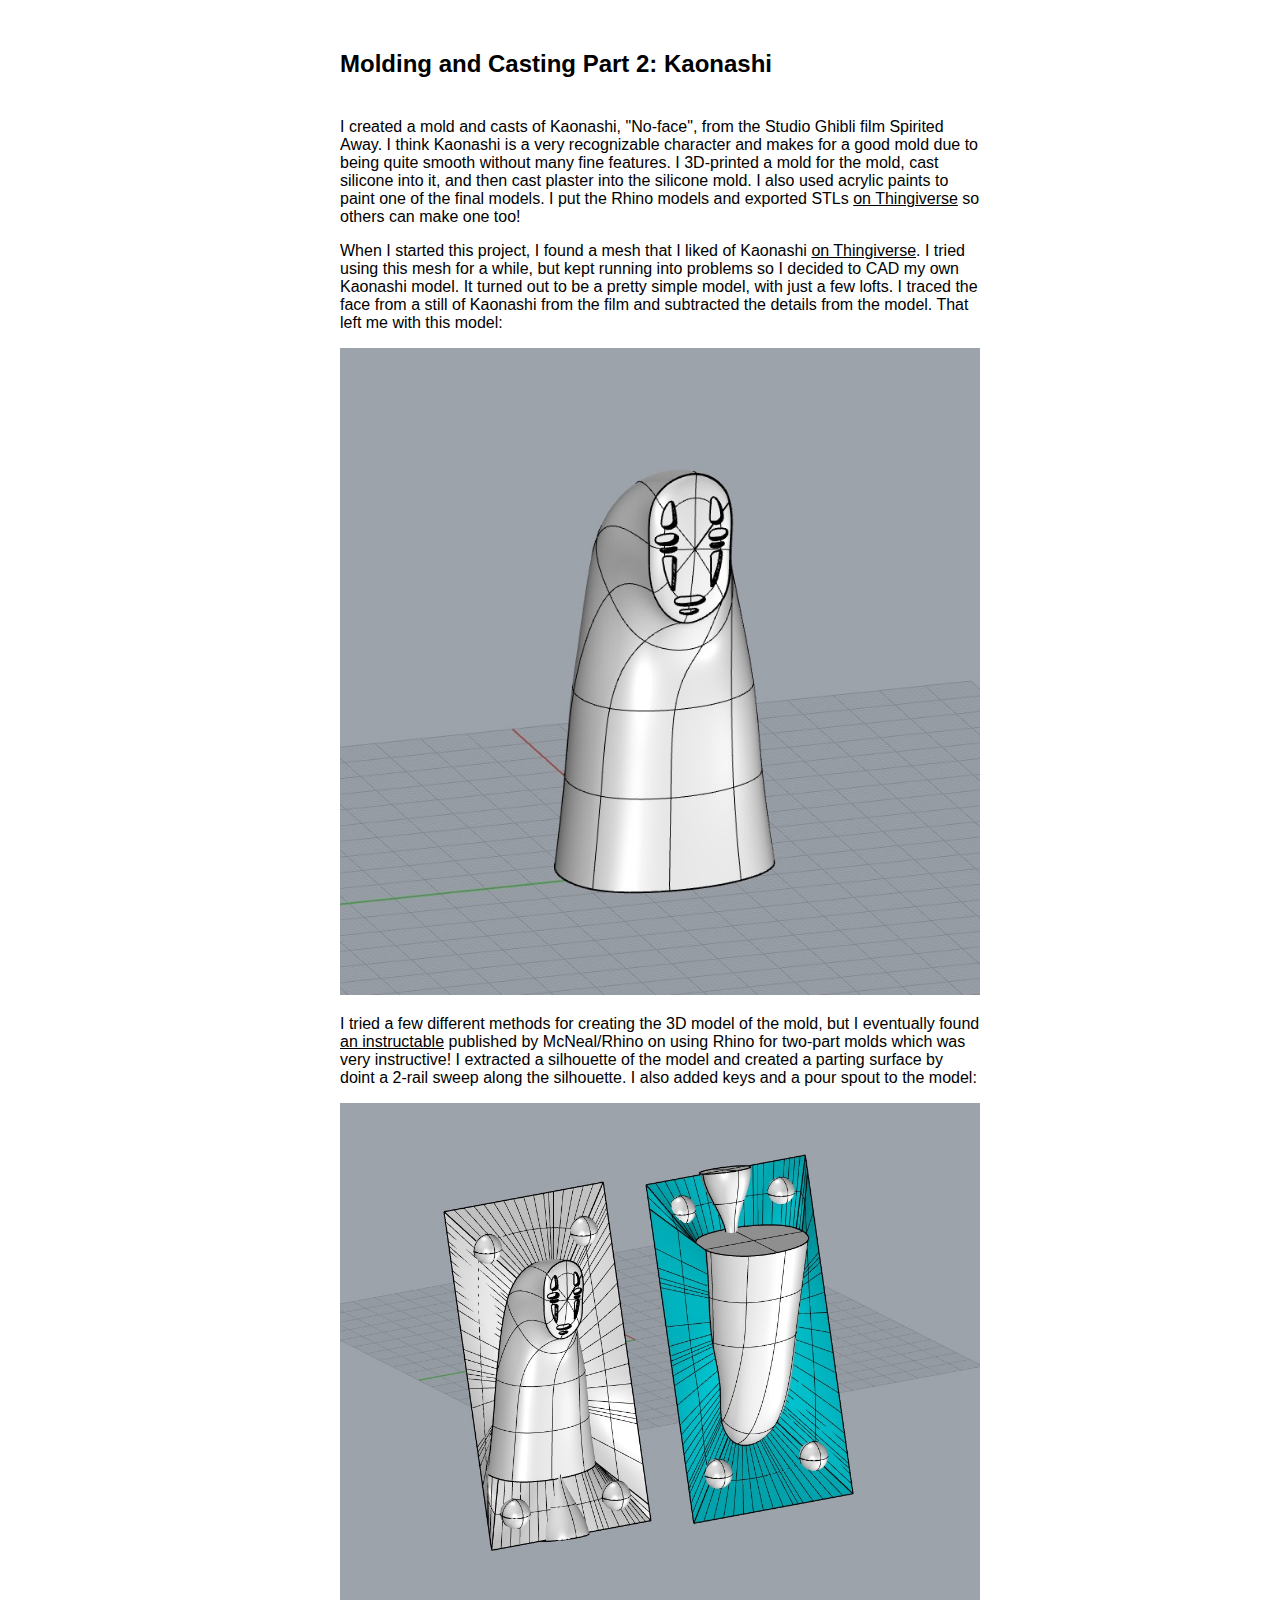
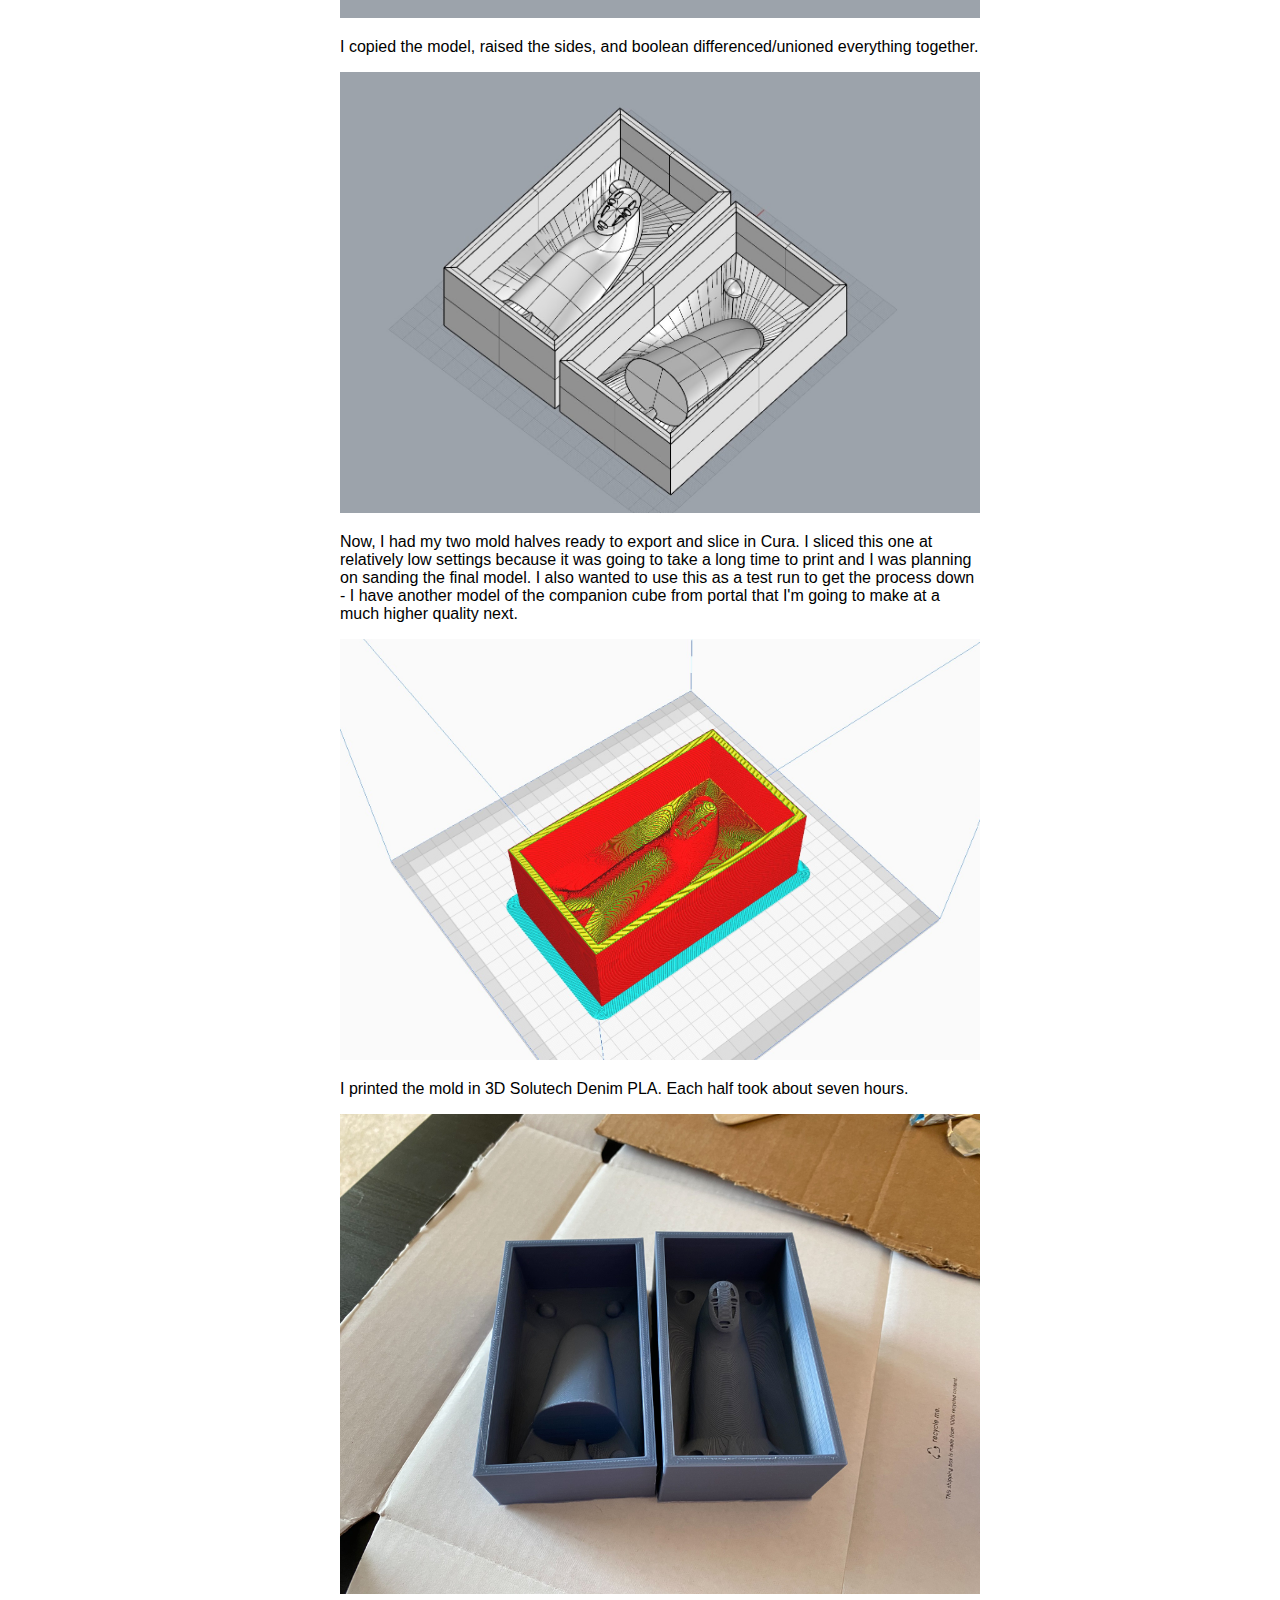
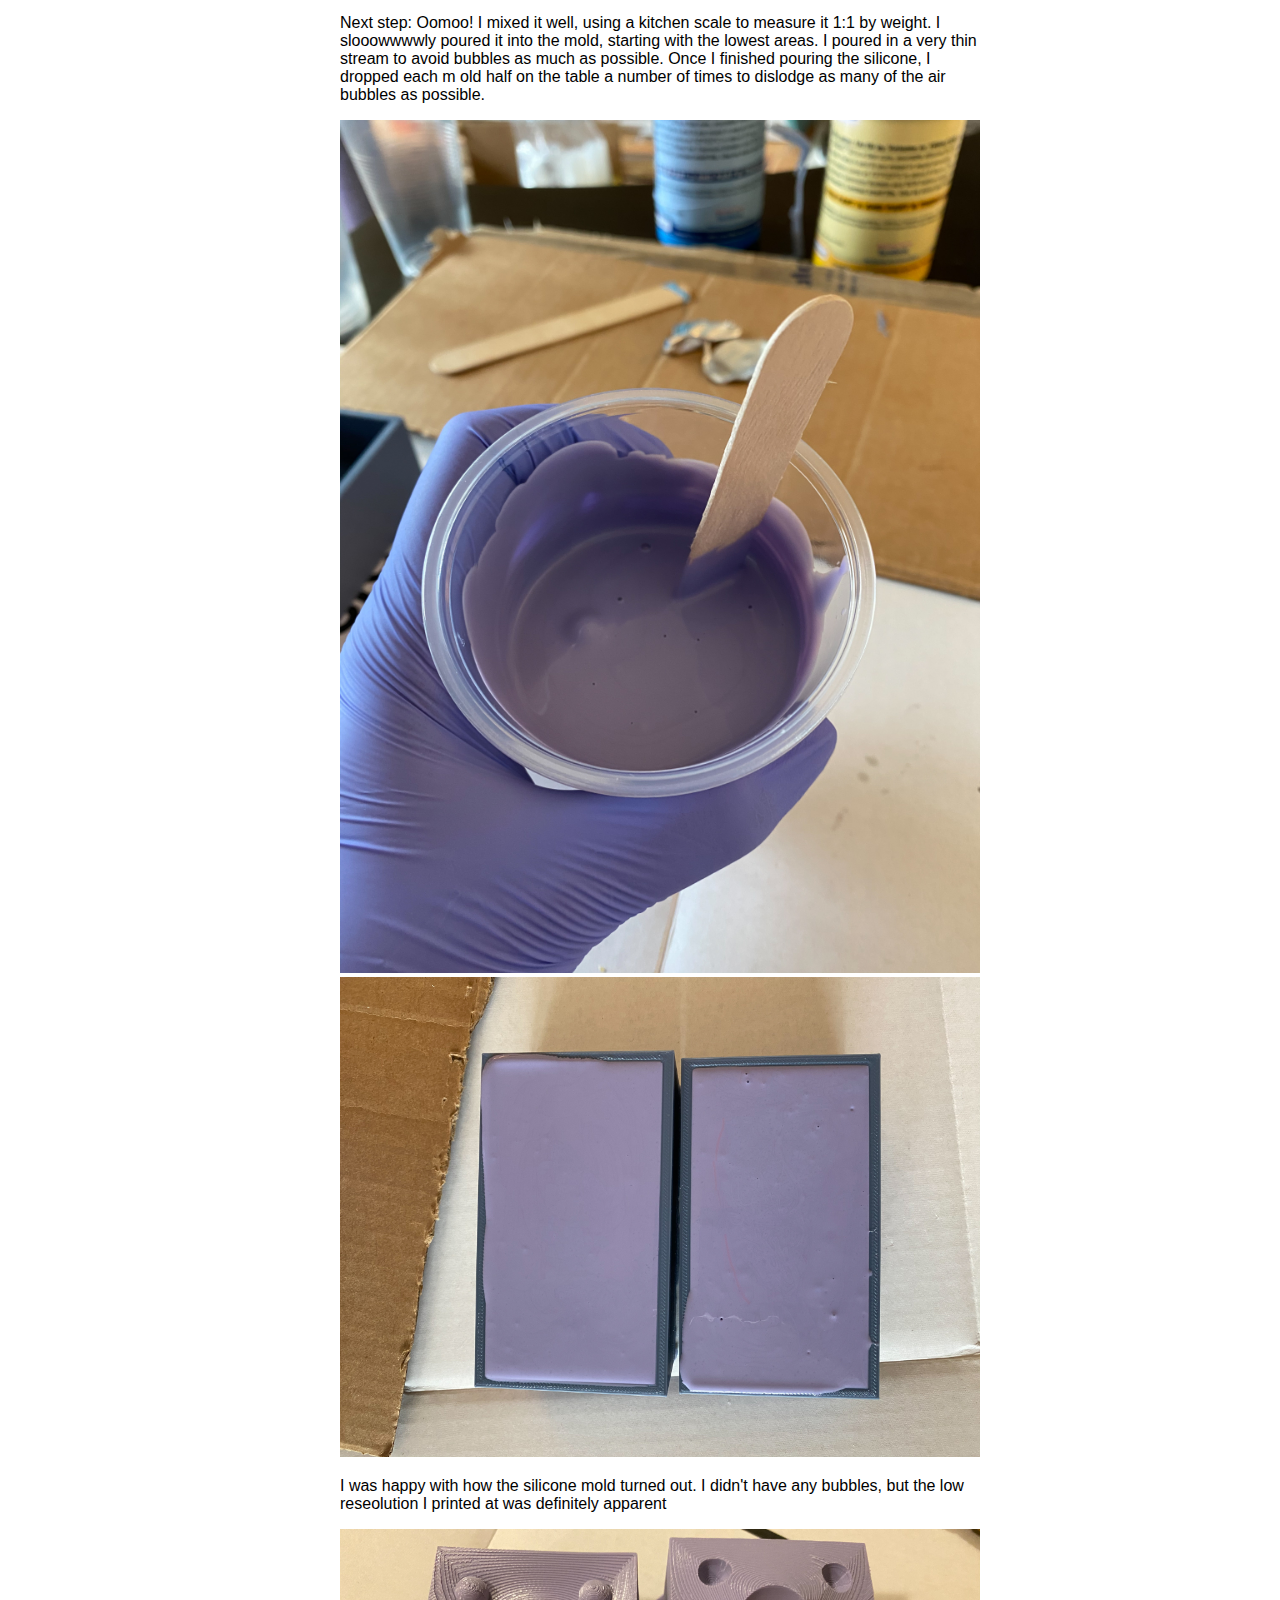
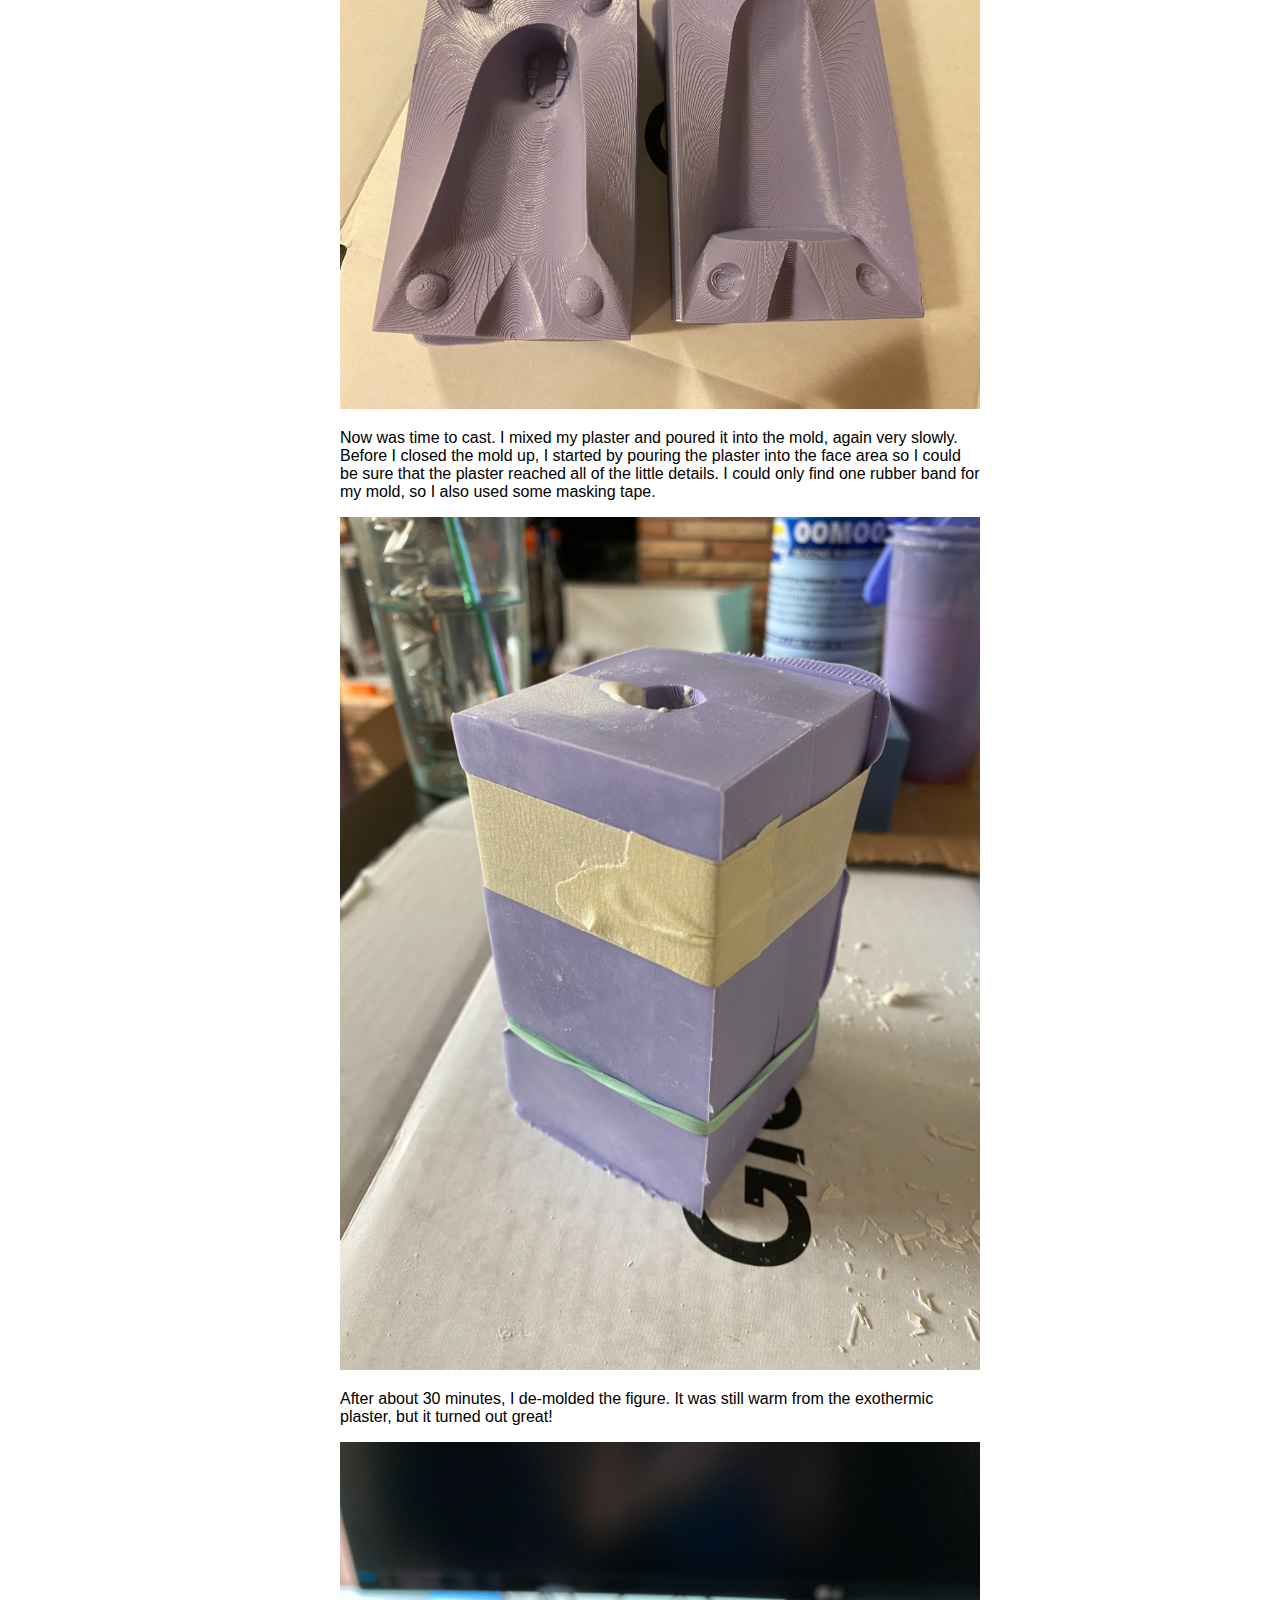
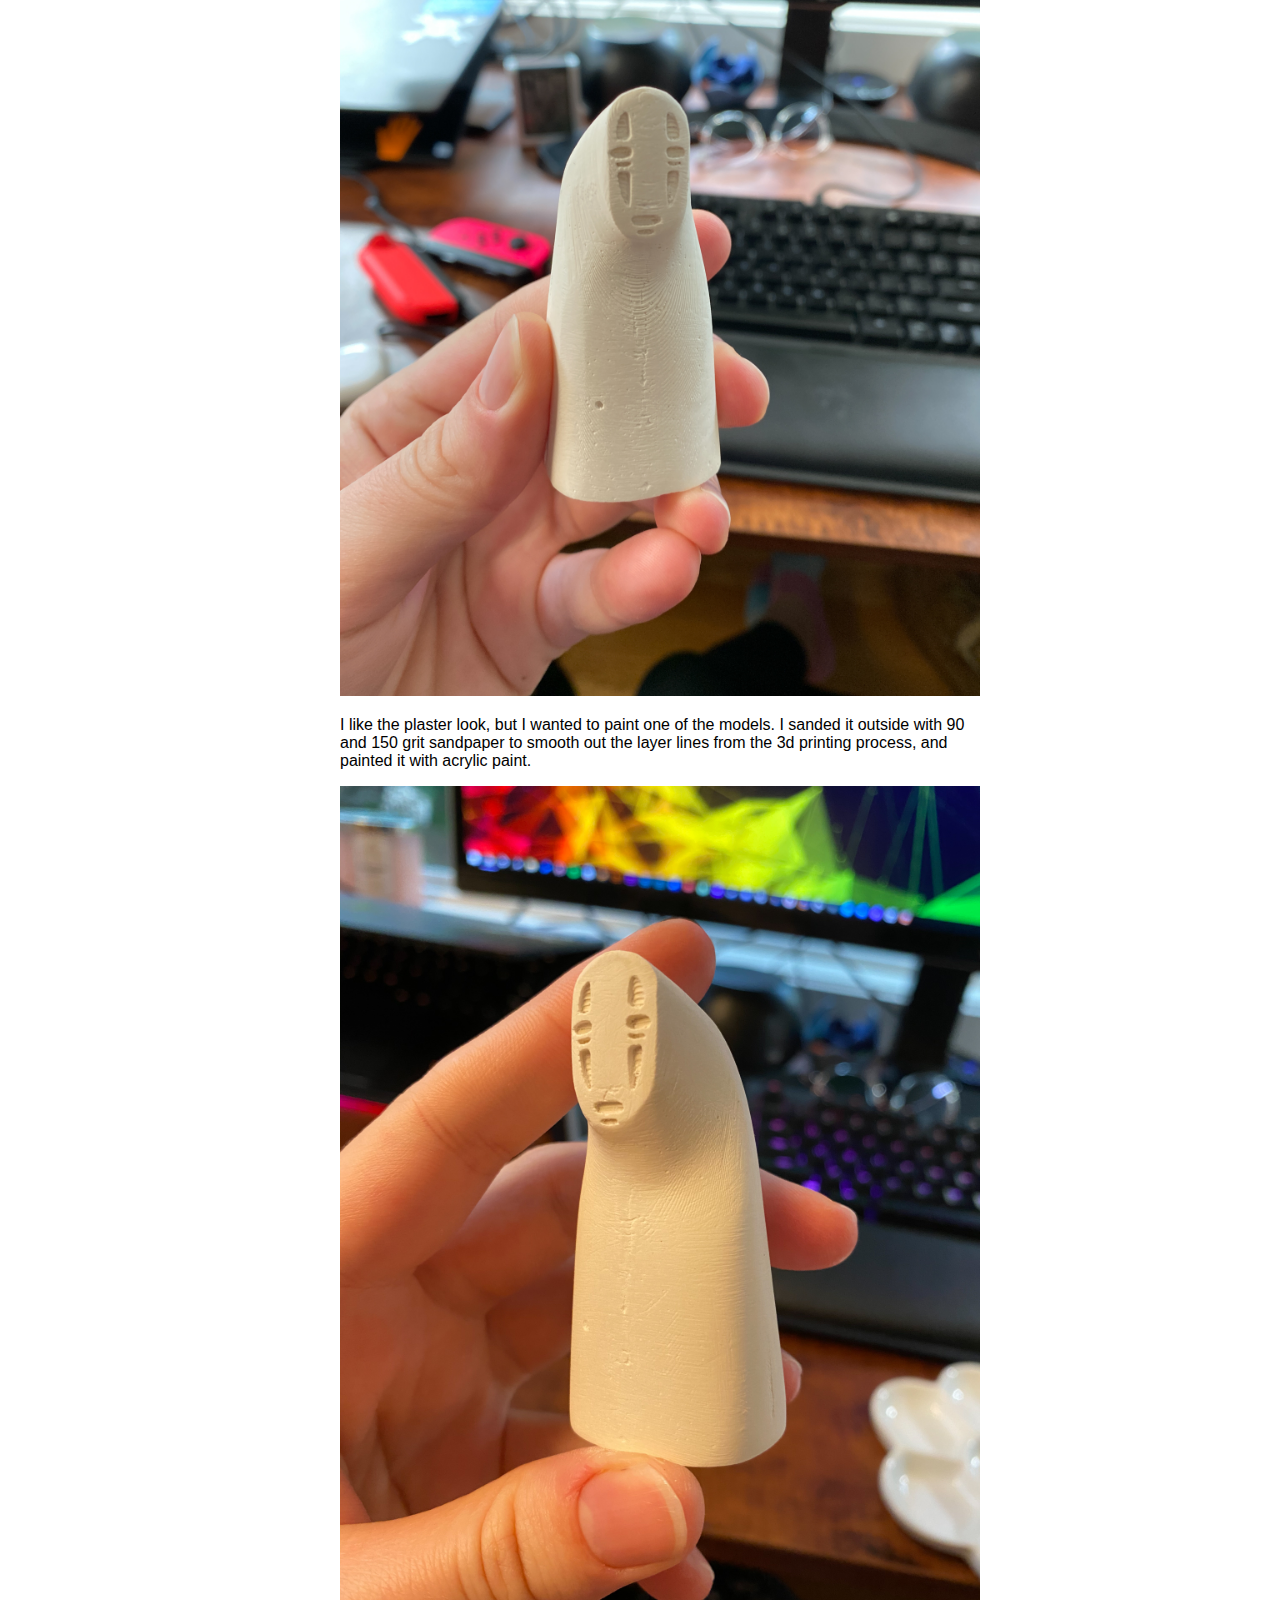
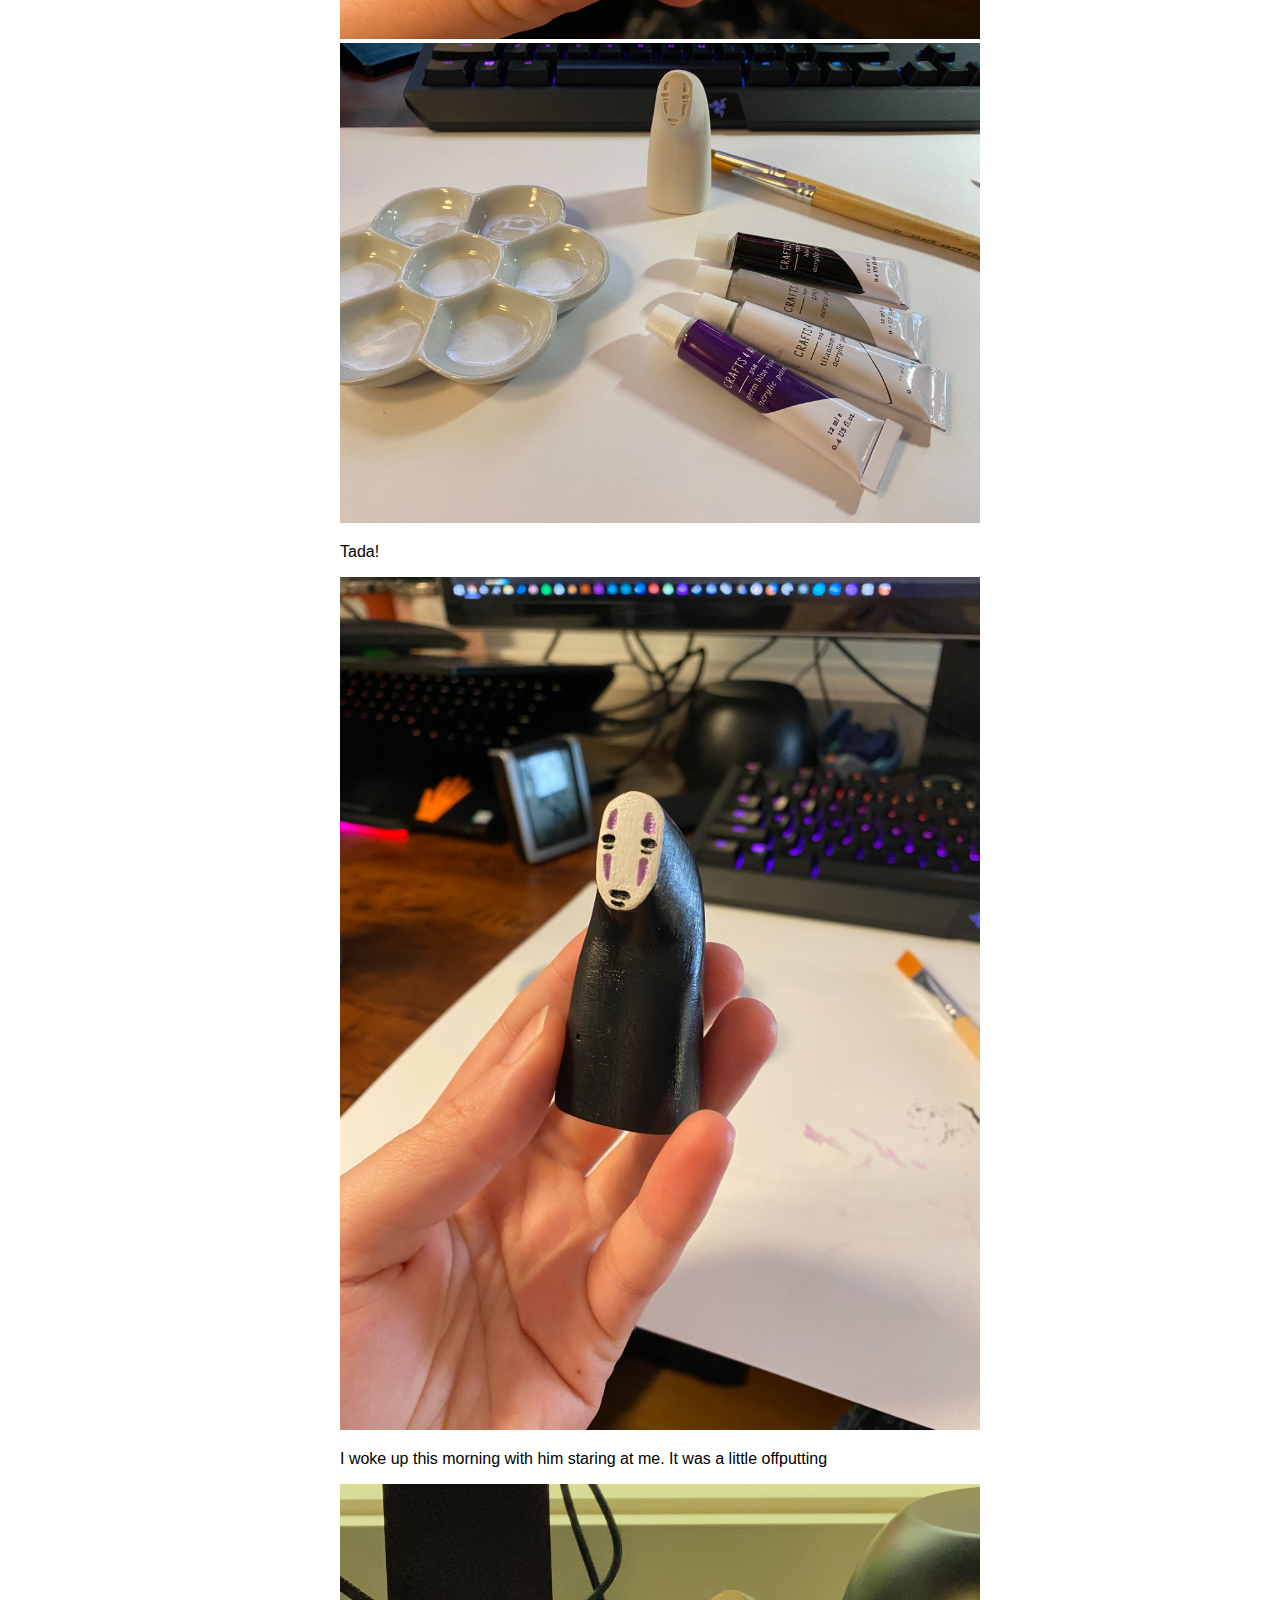
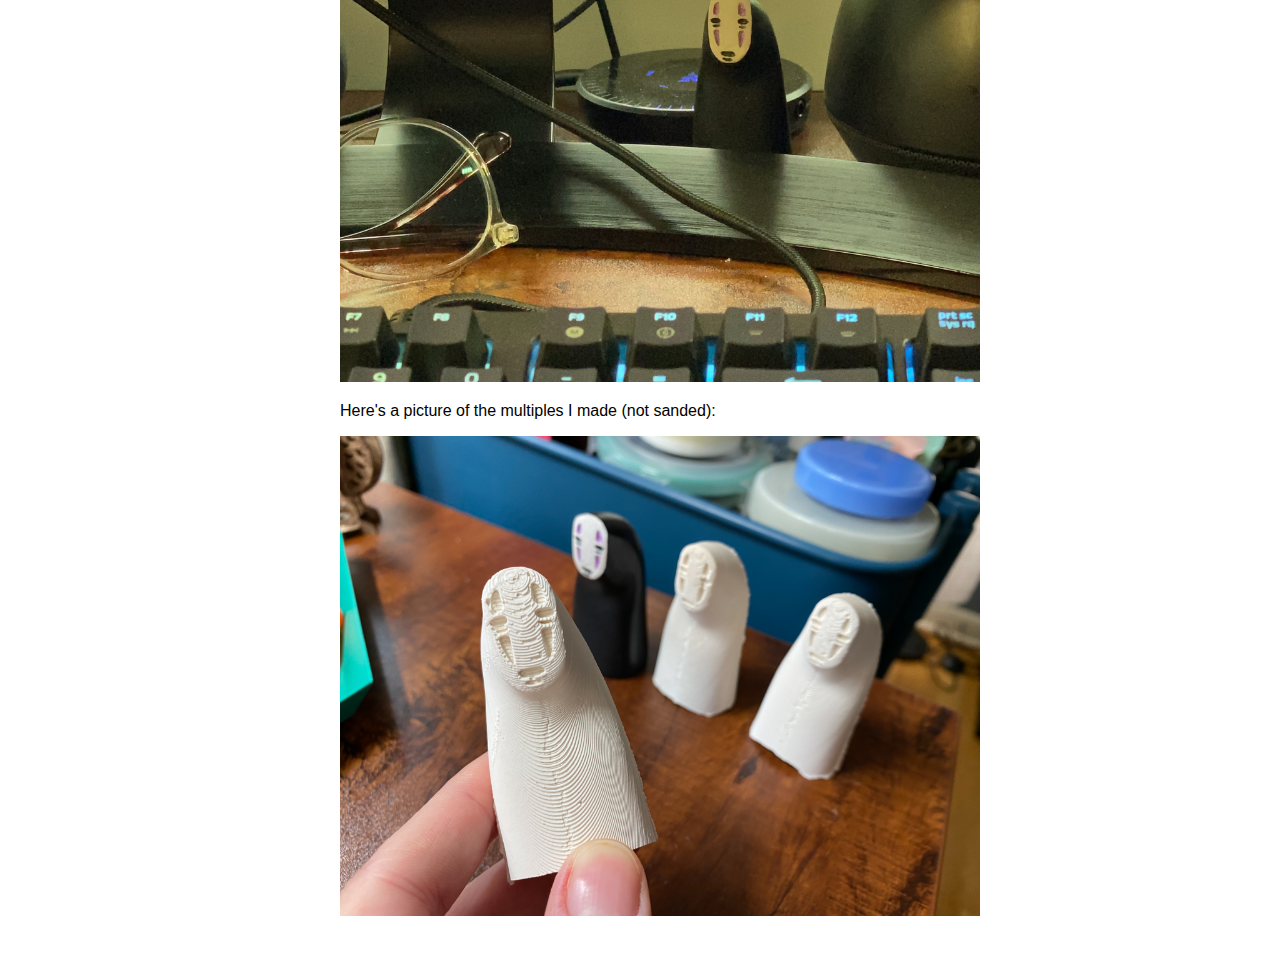
<file: A6/a6.html>
<!DOCTYPE html> 
<html> 
    <head> 
        <meta charset="utf-8"> 
        <meta name="viewport" content="width=device-width, maximum-scale=1.0" />

        <title>Molding and Casting</title> 

        <link href="../style.css" media="screen" rel="stylesheet" type="text/css" />

    </head> 
    <body>
        <div style="width:100%">
        <div class="content">
            <h2 class="title">Molding and Casting Part 2: Kaonashi</h2>
            <p>
            I created a mold and casts of Kaonashi, "No-face", from the Studio Ghibli film Spirited Away. I think Kaonashi is a very recognizable character and makes for a good mold due to being quite smooth without many fine features. I 3D-printed a mold for the mold, cast silicone into it, and then cast plaster into the silicone mold. I also used acrylic paints to paint one of the final models. I put the Rhino models and exported STLs <a href="https://www.thingiverse.com/thing:4380576">on Thingiverse</a> so others can make one too! 
            </p>
            <p>When I started this project, I found a mesh that I liked of Kaonashi <a href="https://www.thingiverse.com/thing:3734383">on Thingiverse</a>. 
            I tried using this mesh for a while, but kept running into problems so I decided to CAD my own Kaonashi model. It turned out to be a pretty simple model, with just a few lofts. I traced the face from a still of Kaonashi from the film and subtracted the details from the model. That left me with this model:</p>
            <img src="pics/noface_model.jpg"></a>
            <p>I tried a few different methods for creating the 3D model of the mold, but I eventually found  <a href="https://www.instructables.com/id/3D-Printing-for-Two-Part-Silicone-Molds/">an instructable</a> published by McNeal/Rhino on using Rhino for two-part molds which was very instructive! I extracted a silhouette of the model and created a parting surface by doint a 2-rail sweep along the silhouette. I also added keys and a pour spout to the model:</p>
            <img src="pics/noface_progress.jpg"></a>
            <p>I copied the model, raised the sides, and boolean differenced/unioned everything together.</p>
            <img src="pics/noface_mold.jpg"></a>
            <p>Now, I had my two mold halves ready to export and slice in Cura. I sliced this one at relatively low settings because it was going to take a long time to print and I was planning on sanding the final model. I also wanted to use this as a test run to get the process down - I have another model of the companion cube from portal that I'm going to make at a much higher quality next.</p>
            <img src="pics/kaonashi_sliced.jpg"></a>
            <p>I printed the mold in 3D Solutech Denim PLA. Each half took about seven hours.</p>
            <img src="pics/kaonashi-09.jpg"></a>
            <p>Next step: Oomoo! I mixed it well, using a kitchen scale to measure it 1:1 by weight. I slooowwwwly poured it into the mold, starting with the lowest areas. I poured in a very thin stream to avoid bubbles as much as possible. Once I finished pouring the silicone, I dropped each m old half on the table a number of times to dislodge as many of the air bubbles as possible.</p>
            <img src="pics/kaonashi-10.jpg"></a>
            <img src="pics/kaonashi-08.jpg"></a>
            <p> I was happy with how the silicone mold turned out. I didn't have any bubbles, but the low reseolution I printed at was definitely apparent</p>
            <img src="pics/kaonashi-07.jpg"></a>
            <p>Now was time to cast. I mixed my plaster and poured it into the mold, again very slowly. Before I closed the mold up, I started by pouring the plaster into the face area so I could be sure that the plaster reached all of the little details. I could only find one rubber band for my mold, so I also used some masking tape.</p>
            <img src="pics/kaonashi-06.jpg"></a>
            <p>After about 30 minutes, I de-molded the figure. It was still warm from the exothermic plaster, but it turned out great!</p>
            <img src="pics/kaonashi-05.jpg"></a>
            <p>I like the plaster look, but I wanted to paint one of the models. I sanded it outside with 90 and 150 grit sandpaper to smooth out the layer lines from the 3d printing process, and painted it with acrylic paint.</p>
            <img src="pics/kaonashi-04.jpg"></a>
            <img src="pics/kaonashi-03.jpg"></a>
            <p>Tada!</p>
            <img src="pics/kaonashi-02.jpg"></a>
            <p>I woke up this morning with him staring at me. It was a little offputting</p>
            <img src="pics/kaonashi-01.jpg"></a>
            <p>Here's a picture of the multiples I made (not sanded):</p>
            <img src="pics/kaonashi.jpg"></a>
        </div>
    </div>
    </body>
</html>
</file>
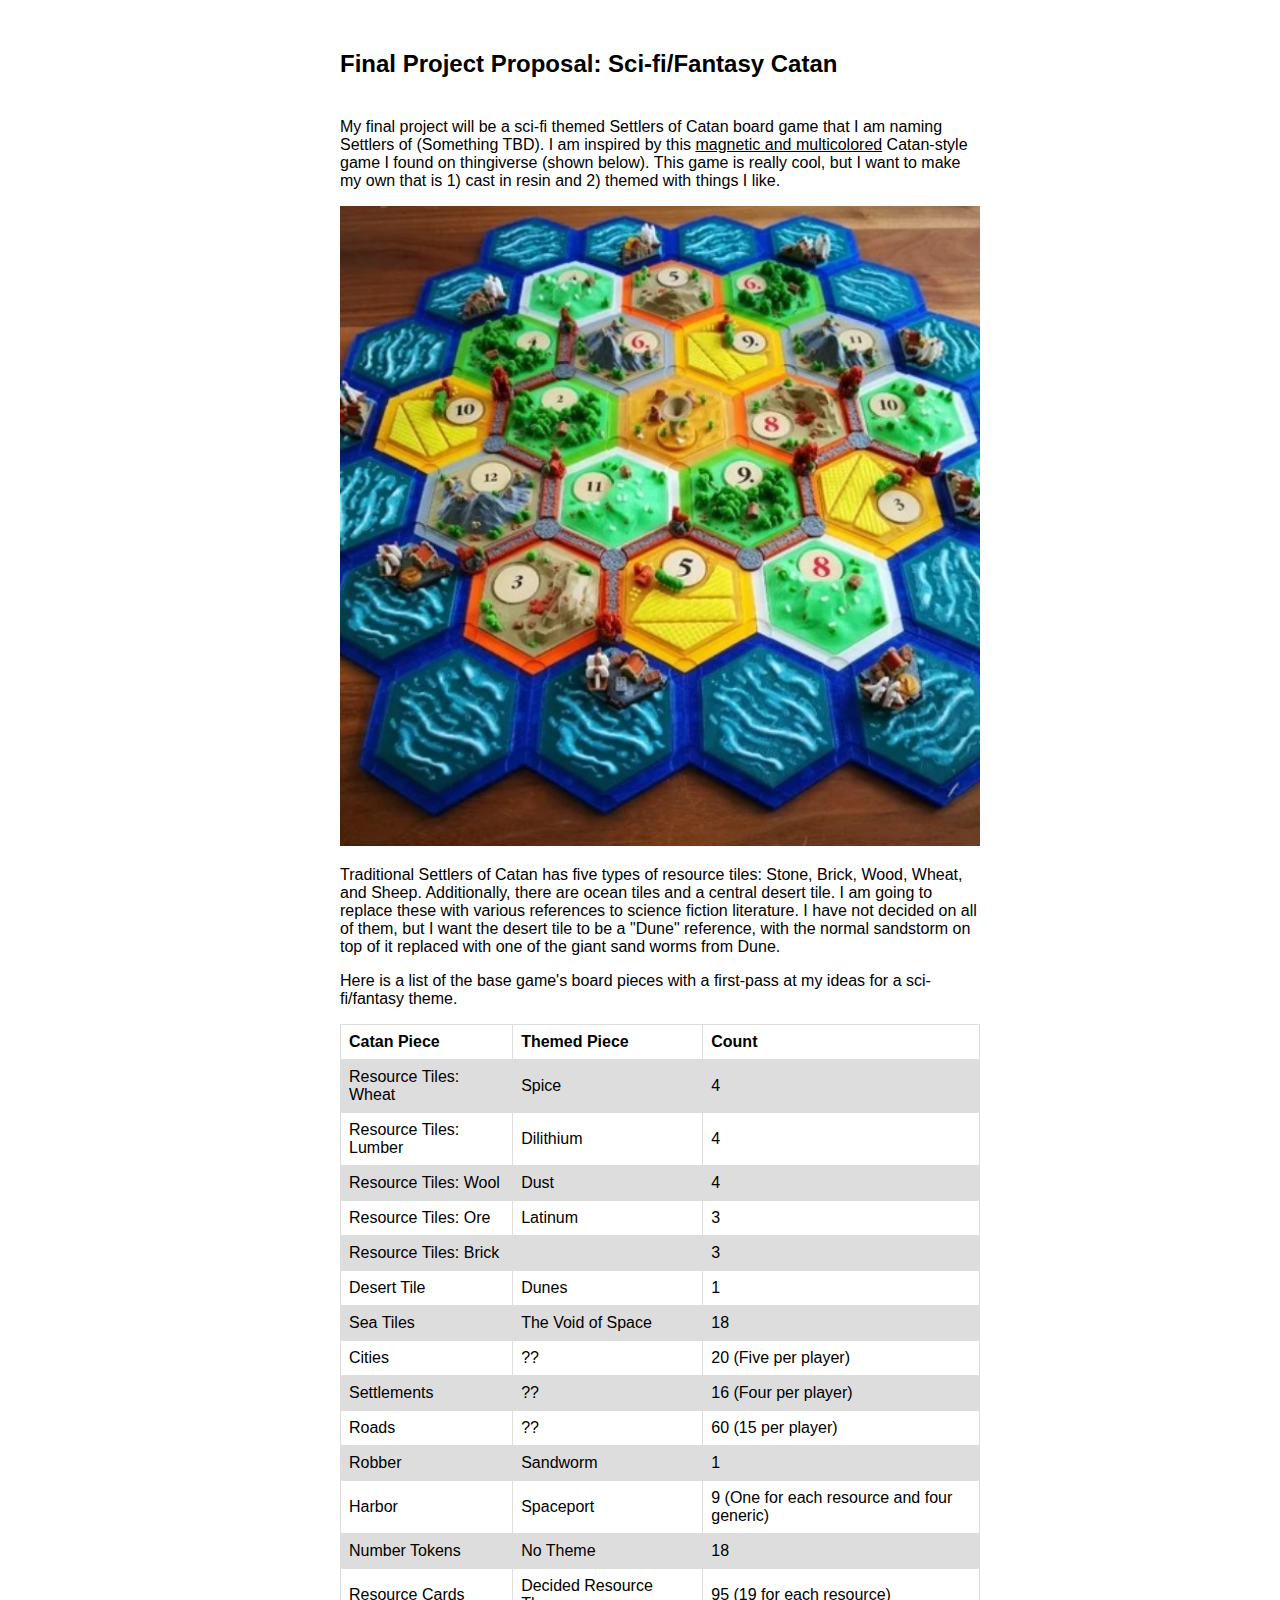
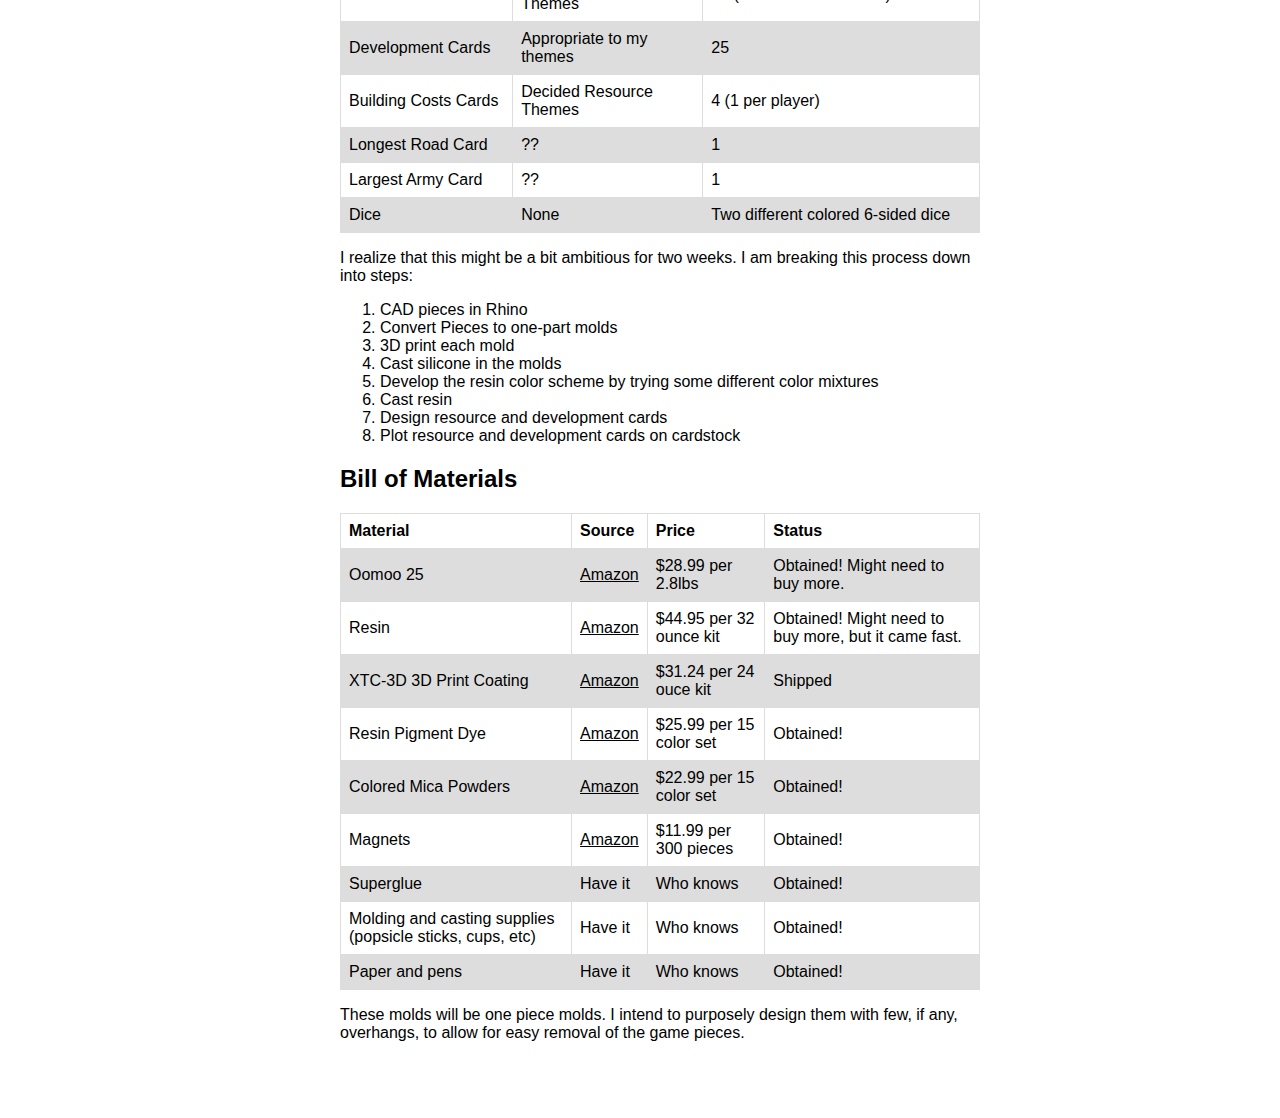
<file: A7/A7.html>
<!DOCTYPE html> 
<html> 
    <head> 
        <meta charset="utf-8"> 
        <meta name="viewport" content="width=device-width, maximum-scale=1.0" />

        <title>Final Project Proposal</title> 

        <link href="../style.css" media="screen" rel="stylesheet" type="text/css" />

    </head> 
    <body>
        <div style="width:100%">
        <div class="content">
            <h2 class="title">Final Project Proposal: Sci-fi/Fantasy Catan</h2>

            <p> My final project will be a sci-fi themed Settlers of Catan board game that I am naming Settlers of (Something TBD). I am inspired by this <a href="https://www.thingiverse.com/thing:2525047">magnetic and multicolored</a> Catan-style game I found on thingiverse (shown below). This game is really cool, but I want to make my own that is 1) cast in resin and 2) themed with things I like.</p>
            <div style="margin: auto"><img style="width:100%" src="pics/catan.jpg"></a></div>

            <p>Traditional Settlers of Catan has five types of resource tiles: Stone, Brick, Wood, Wheat, and Sheep. Additionally, there are ocean tiles and a central desert tile. I am going to replace these with various references to science fiction literature. I have not decided on all of them, but I want the desert tile to be a "Dune" reference, with the normal sandstorm on top of it replaced with one of the giant sand worms from Dune.</p>

            <p>Here is a list of the base game's board pieces with a first-pass at my ideas for a sci-fi/fantasy theme.</p>


            <table>
              <tr>
                <th>Catan Piece</th>
                <th>Themed Piece</th>
                <th>Count</th>
              </tr>
              <tr>
                <td>Resource Tiles: Wheat</td>
                <td>Spice</td>
                <td>4</td>
              </tr>
              <tr>
                <td>Resource Tiles: Lumber</td>
                <td>Dilithium</td>
                <td>4</td>
              </tr>
              <tr>
                <td>Resource Tiles: Wool</td>
                <td>Dust</td>
                <td>4</td>
              </tr>
              <tr>
                <td>Resource Tiles: Ore</td>
                <td>Latinum</td>
                <td>3</td>
              </tr>
              <tr>
                <td>Resource Tiles: Brick</td>
                <td></td>
                <td>3</td>
              </tr>
              <tr>
                <td>Desert Tile</td>
                <td>Dunes</td>
                <td>1</td>
              </tr>
              <tr>
                <td>Sea Tiles</td>
                <td>The Void of Space</td>
                <td>18</td>
              </tr>
              <tr>
                <td>Cities</td>
                <td>??</td>
                <td>20 (Five per player)</td>
              </tr>
              <tr>
                <td>Settlements</td>
                <td>??</td>
                <td>16 (Four per player)</td>
              </tr>
              <tr>
                <td>Roads</td>
                <td>??</td>
                <td>60 (15 per player)</td>
              </tr>
              <tr>
                <td>Robber</td>
                <td>Sandworm</td>
                <td>1</td>
              </tr>
              <tr>
                <td>Harbor</td>
                <td>Spaceport</td>
                <td>9 (One for each resource and four generic)</td>
              </tr>
              <tr>
                <td>Number Tokens</td>
                <td>No Theme</td>
                <td>18</td>
              </tr>
              <tr>
                <td>Resource Cards</td>
                <td>Decided Resource Themes</td>
                <td>95 (19 for each resource)</td>
              </tr>
              <tr>
                <td>Development Cards</td>
                <td>Appropriate to my themes</td>
                <td>25</td>
              </tr>
              <tr>
                <td>Building Costs Cards</td>
                <td>Decided Resource Themes</td>
                <td>4 (1 per player)</td>
              </tr>
              <tr>
                <td>Longest Road Card</td>
                <td>??</td>
                <td>1</td>
              </tr>
              <tr>
                <td>Largest Army Card</td>
                <td>??</td>
                <td>1</td>
              </tr>
              <tr>
                <td>Dice</td>
                <td>None</td>
                <td>Two different colored 6-sided dice</td>
              </tr>
            </table>

            <p>I realize that this might be a bit ambitious for two weeks. I am breaking this process down into steps:</p>

            <ol>
              <li>CAD pieces in Rhino</li>
              <li>Convert Pieces to one-part molds</li>
              <li>3D print each mold</li>
              <li>Cast silicone in the molds</li>
              <li>Develop the resin color scheme by trying some different color mixtures</li>
              <li>Cast resin</li>
              <li>Design resource and development cards</li>
              <li>Plot resource and development cards on cardstock</li>
            </ol>

            <h2>Bill of Materials</h2>
            <table>
              <tr>
                <th>Material</th>
                <th>Source</th>
                <th>Price</th>
                <th>Status</th>
              </tr>
              <tr>
                <td>Oomoo 25</td>
                <td><a href="https://www.amazon.com/gp/product/B004BNF3TK/ref=ppx_yo_dt_b_asin_title_o01_s01?ie=UTF8&psc=1">Amazon</a></td>
                <td>$28.99 per 2.8lbs</td>
                <td>Obtained! Might need to buy more.</td>
              </tr>
              <tr>
                <td>Resin</td>
                <td><a href="https://www.amazon.com/gp/product/B074R774S6/ref=ppx_yo_dt_b_asin_title_o03_s01?ie=UTF8&psc=1">Amazon</a></td>
                <td>$44.95 per 32 ounce kit</td>
                <td>Obtained! Might need to buy more, but it came fast.</td>
              </tr>
              <tr>
                <td>XTC-3D 3D Print Coating</td>
                <td><a href="https://www.amazon.com/gp/product/B00PFXK4JY/ref=ppx_yo_dt_b_asin_title_o00_s00?ie=UTF8&psc=1">Amazon</a></td>
                <td>$31.24 per 24 ouce kit</td>
                <td>Shipped</td>
              </tr>
              <tr>
                <td>Resin Pigment Dye</td>
                <td><a href="https://www.amazon.com/gp/product/B07V1DWKVW/ref=ppx_yo_dt_b_asin_title_o01_s02?ie=UTF8&psc=1">Amazon</a></td>
                <td>$25.99 per 15 color set</td>
                <td>Obtained!</td>
              </tr>
              <tr>
                <td>Colored Mica Powders</td>
                <td><a href="https://www.amazon.com/gp/product/B085C8CMNF/ref=ppx_yo_dt_b_asin_title_o01_s00?ie=UTF8&psc=1">Amazon</a></td>
                <td>$22.99 per 15 color set</td>
                <td>Obtained!</td>
              </tr>
              <tr>
                <td>Magnets</td>
                <td><a href="https://www.amazon.com/gp/product/B0819JZF66/ref=ppx_yo_dt_b_asin_title_o01_s01?ie=UTF8&psc=1">Amazon</a></td>
                <td>$11.99 per 300 pieces</td>
                <td>Obtained!</td>
              </tr>
              <tr>
                <td>Superglue</td>
                <td>Have it</td>
                <td>Who knows</td>
                <td>Obtained!</td>
              </tr>
              <tr>
                <td>Molding and casting supplies (popsicle sticks, cups, etc)</td>
                <td>Have it</td>
                <td>Who knows</td>
                <td>Obtained!</td>
              </tr>
              <tr>
                <td>Paper and pens</td>
                <td>Have it</td>
                <td>Who knows</td>
                <td>Obtained!</td>
              </tr>
            </table>

            <p>These molds will be one piece molds. I intend to purposely design them with few, if any, overhangs, to allow for easy removal of the game pieces.</p>
        </div>
    </div>
    </body>
</html>
</file>
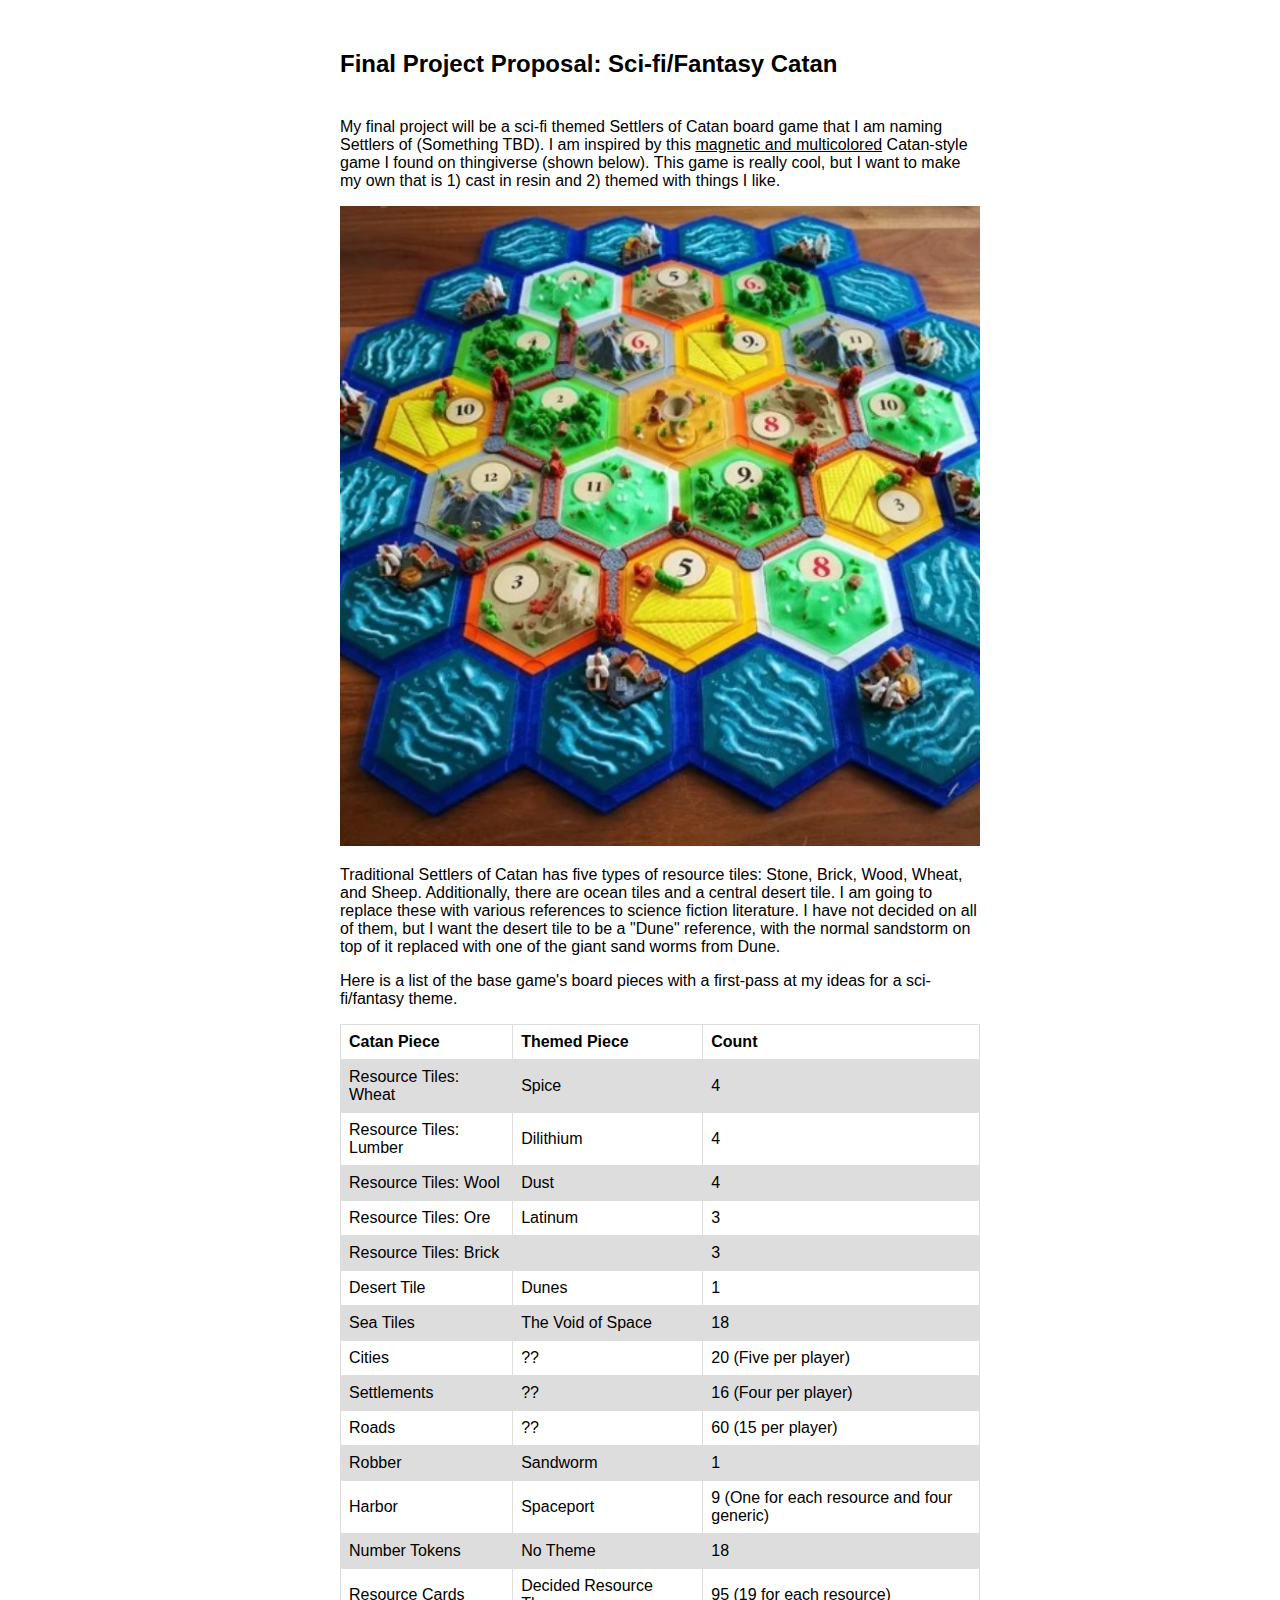
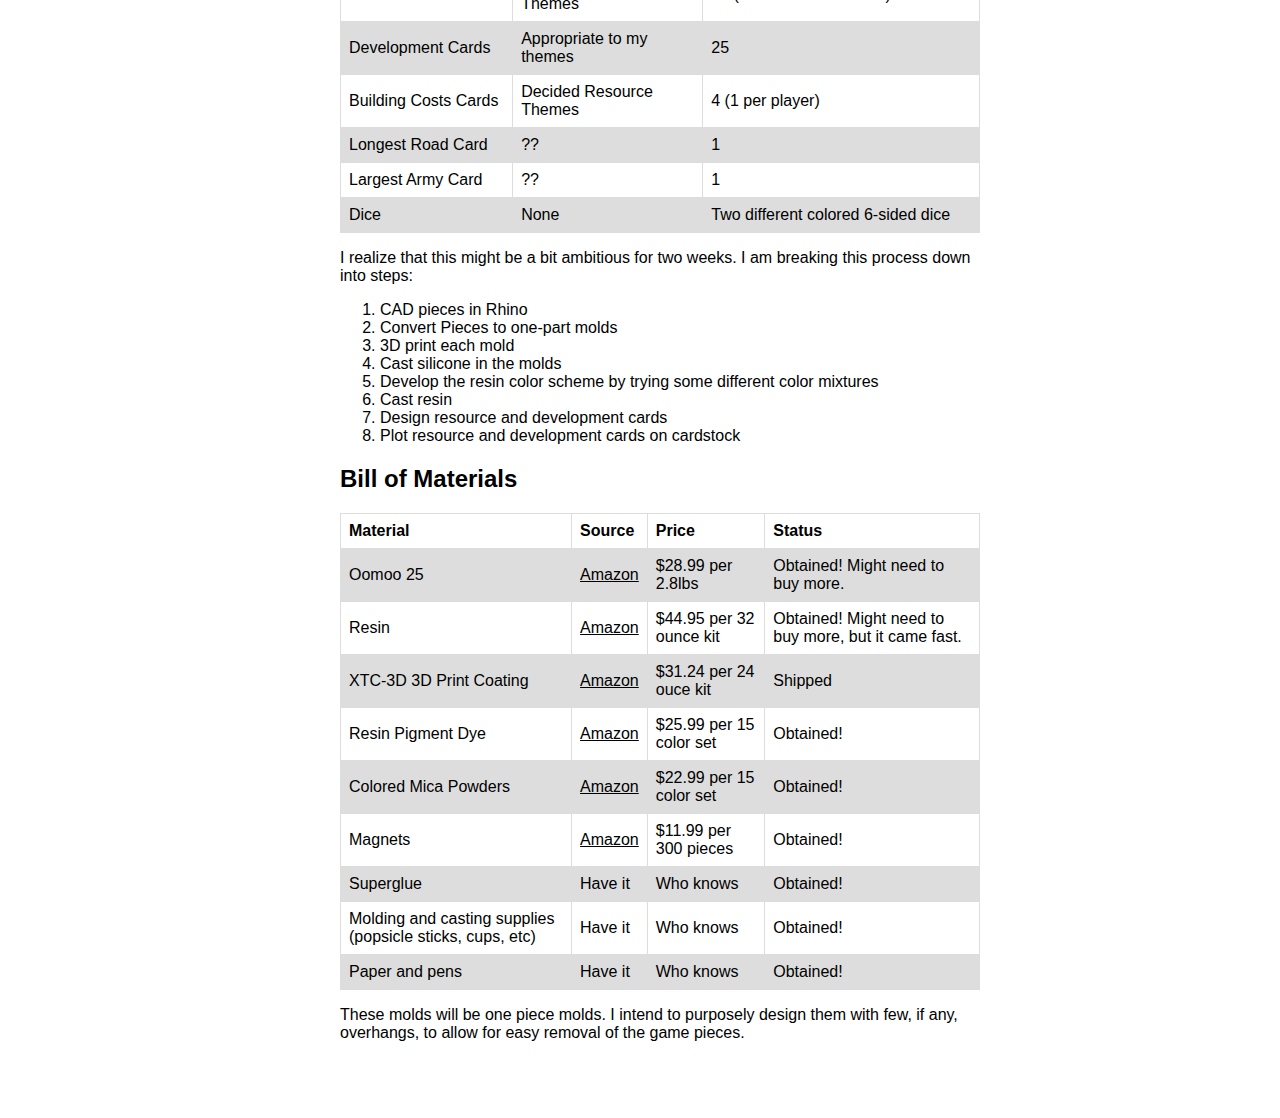
<file: A7/a7.html>
<!DOCTYPE html> 
<html> 
    <head> 
        <meta charset="utf-8"> 
        <meta name="viewport" content="width=device-width, maximum-scale=1.0" />

        <title>Final Project Proposal</title> 

        <link href="../style.css" media="screen" rel="stylesheet" type="text/css" />

    </head> 
    <body>
        <div style="width:100%">
        <div class="content">
            <h2 class="title">Final Project Proposal: Sci-fi/Fantasy Catan</h2>

            <p> My final project will be a sci-fi themed Settlers of Catan board game that I am naming Settlers of (Something TBD). I am inspired by this <a href="https://www.thingiverse.com/thing:2525047">magnetic and multicolored</a> Catan-style game I found on thingiverse (shown below). This game is really cool, but I want to make my own that is 1) cast in resin and 2) themed with things I like.</p>
            <div style="margin: auto"><img style="width:100%" src="pics/catan.jpg"></a></div>

            <p>Traditional Settlers of Catan has five types of resource tiles: Stone, Brick, Wood, Wheat, and Sheep. Additionally, there are ocean tiles and a central desert tile. I am going to replace these with various references to science fiction literature. I have not decided on all of them, but I want the desert tile to be a "Dune" reference, with the normal sandstorm on top of it replaced with one of the giant sand worms from Dune.</p>

            <p>Here is a list of the base game's board pieces with a first-pass at my ideas for a sci-fi/fantasy theme.</p>


            <table>
              <tr>
                <th>Catan Piece</th>
                <th>Themed Piece</th>
                <th>Count</th>
              </tr>
              <tr>
                <td>Resource Tiles: Wheat</td>
                <td>Spice</td>
                <td>4</td>
              </tr>
              <tr>
                <td>Resource Tiles: Lumber</td>
                <td>Dilithium</td>
                <td>4</td>
              </tr>
              <tr>
                <td>Resource Tiles: Wool</td>
                <td>Dust</td>
                <td>4</td>
              </tr>
              <tr>
                <td>Resource Tiles: Ore</td>
                <td>Latinum</td>
                <td>3</td>
              </tr>
              <tr>
                <td>Resource Tiles: Brick</td>
                <td></td>
                <td>3</td>
              </tr>
              <tr>
                <td>Desert Tile</td>
                <td>Dunes</td>
                <td>1</td>
              </tr>
              <tr>
                <td>Sea Tiles</td>
                <td>The Void of Space</td>
                <td>18</td>
              </tr>
              <tr>
                <td>Cities</td>
                <td>??</td>
                <td>20 (Five per player)</td>
              </tr>
              <tr>
                <td>Settlements</td>
                <td>??</td>
                <td>16 (Four per player)</td>
              </tr>
              <tr>
                <td>Roads</td>
                <td>??</td>
                <td>60 (15 per player)</td>
              </tr>
              <tr>
                <td>Robber</td>
                <td>Sandworm</td>
                <td>1</td>
              </tr>
              <tr>
                <td>Harbor</td>
                <td>Spaceport</td>
                <td>9 (One for each resource and four generic)</td>
              </tr>
              <tr>
                <td>Number Tokens</td>
                <td>No Theme</td>
                <td>18</td>
              </tr>
              <tr>
                <td>Resource Cards</td>
                <td>Decided Resource Themes</td>
                <td>95 (19 for each resource)</td>
              </tr>
              <tr>
                <td>Development Cards</td>
                <td>Appropriate to my themes</td>
                <td>25</td>
              </tr>
              <tr>
                <td>Building Costs Cards</td>
                <td>Decided Resource Themes</td>
                <td>4 (1 per player)</td>
              </tr>
              <tr>
                <td>Longest Road Card</td>
                <td>??</td>
                <td>1</td>
              </tr>
              <tr>
                <td>Largest Army Card</td>
                <td>??</td>
                <td>1</td>
              </tr>
              <tr>
                <td>Dice</td>
                <td>None</td>
                <td>Two different colored 6-sided dice</td>
              </tr>
            </table>

            <p>I realize that this might be a bit ambitious for two weeks. I am breaking this process down into steps:</p>

            <ol>
              <li>CAD pieces in Rhino</li>
              <li>Convert Pieces to one-part molds</li>
              <li>3D print each mold</li>
              <li>Cast silicone in the molds</li>
              <li>Develop the resin color scheme by trying some different color mixtures</li>
              <li>Cast resin</li>
              <li>Design resource and development cards</li>
              <li>Plot resource and development cards on cardstock</li>
            </ol>

            <h2>Bill of Materials</h2>
            <table>
              <tr>
                <th>Material</th>
                <th>Source</th>
                <th>Price</th>
                <th>Status</th>
              </tr>
              <tr>
                <td>Oomoo 25</td>
                <td><a href="https://www.amazon.com/gp/product/B004BNF3TK/ref=ppx_yo_dt_b_asin_title_o01_s01?ie=UTF8&psc=1">Amazon</a></td>
                <td>$28.99 per 2.8lbs</td>
                <td>Obtained! Might need to buy more.</td>
              </tr>
              <tr>
                <td>Resin</td>
                <td><a href="https://www.amazon.com/gp/product/B074R774S6/ref=ppx_yo_dt_b_asin_title_o03_s01?ie=UTF8&psc=1">Amazon</a></td>
                <td>$44.95 per 32 ounce kit</td>
                <td>Obtained! Might need to buy more, but it came fast.</td>
              </tr>
              <tr>
                <td>XTC-3D 3D Print Coating</td>
                <td><a href="https://www.amazon.com/gp/product/B00PFXK4JY/ref=ppx_yo_dt_b_asin_title_o00_s00?ie=UTF8&psc=1">Amazon</a></td>
                <td>$31.24 per 24 ouce kit</td>
                <td>Shipped</td>
              </tr>
              <tr>
                <td>Resin Pigment Dye</td>
                <td><a href="https://www.amazon.com/gp/product/B07V1DWKVW/ref=ppx_yo_dt_b_asin_title_o01_s02?ie=UTF8&psc=1">Amazon</a></td>
                <td>$25.99 per 15 color set</td>
                <td>Obtained!</td>
              </tr>
              <tr>
                <td>Colored Mica Powders</td>
                <td><a href="https://www.amazon.com/gp/product/B085C8CMNF/ref=ppx_yo_dt_b_asin_title_o01_s00?ie=UTF8&psc=1">Amazon</a></td>
                <td>$22.99 per 15 color set</td>
                <td>Obtained!</td>
              </tr>
              <tr>
                <td>Magnets</td>
                <td><a href="https://www.amazon.com/gp/product/B0819JZF66/ref=ppx_yo_dt_b_asin_title_o01_s01?ie=UTF8&psc=1">Amazon</a></td>
                <td>$11.99 per 300 pieces</td>
                <td>Obtained!</td>
              </tr>
              <tr>
                <td>Superglue</td>
                <td>Have it</td>
                <td>Who knows</td>
                <td>Obtained!</td>
              </tr>
              <tr>
                <td>Molding and casting supplies (popsicle sticks, cups, etc)</td>
                <td>Have it</td>
                <td>Who knows</td>
                <td>Obtained!</td>
              </tr>
              <tr>
                <td>Paper and pens</td>
                <td>Have it</td>
                <td>Who knows</td>
                <td>Obtained!</td>
              </tr>
            </table>

            <p>These molds will be one piece molds. I intend to purposely design them with few, if any, overhangs, to allow for easy removal of the game pieces.</p>
        </div>
    </div>
    </body>
</html>
</file>
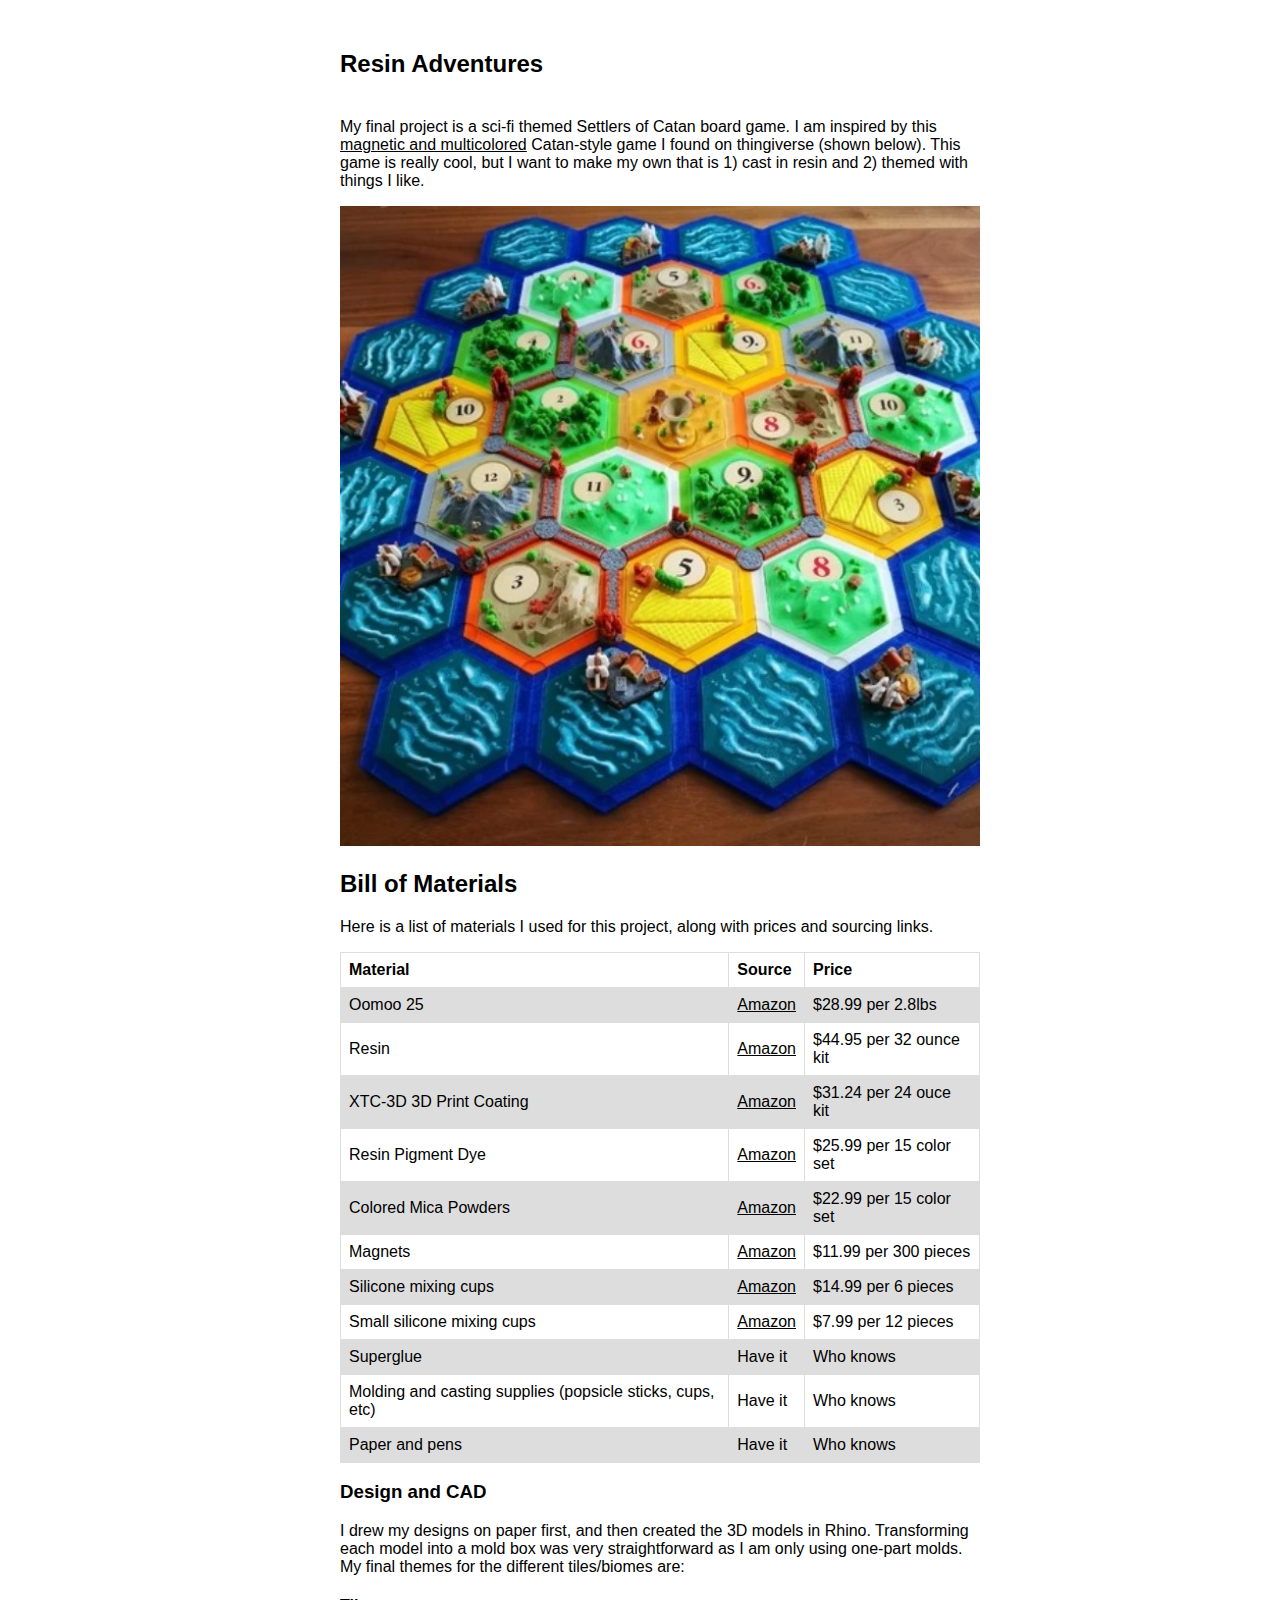
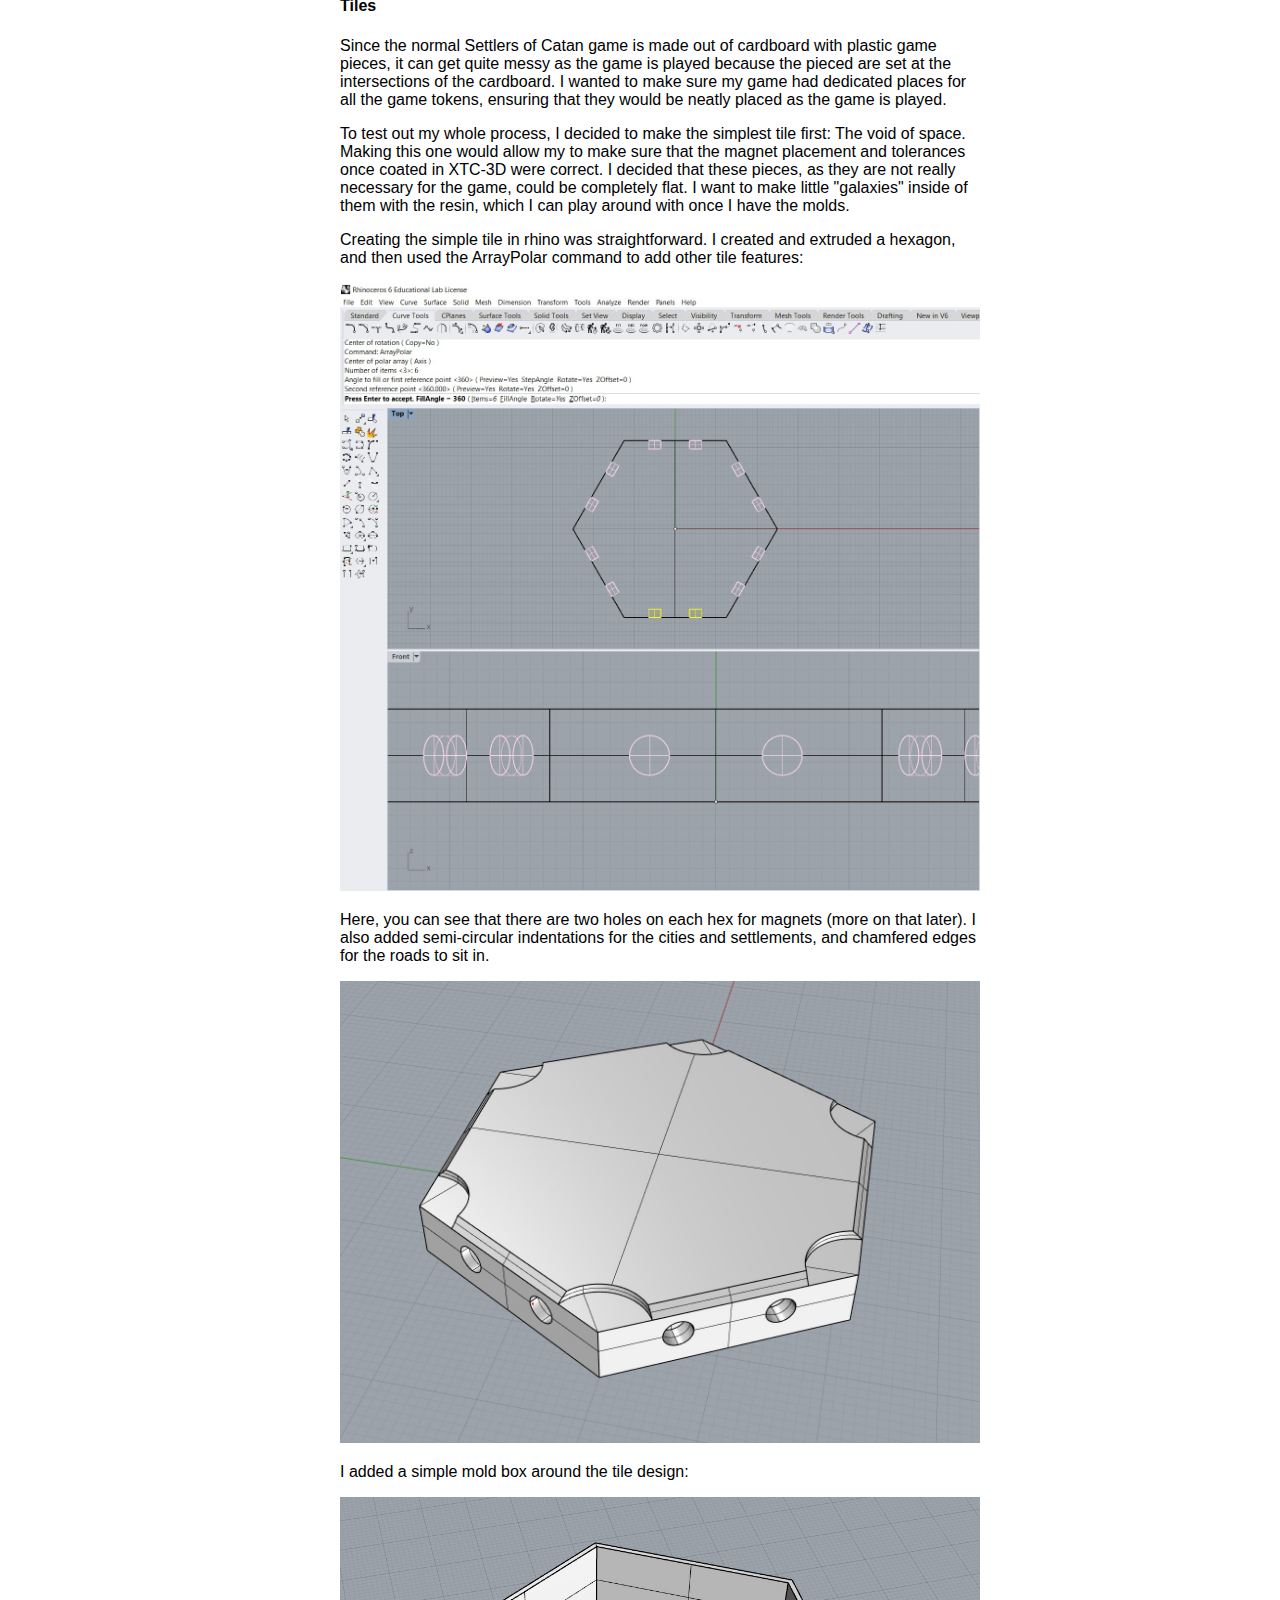
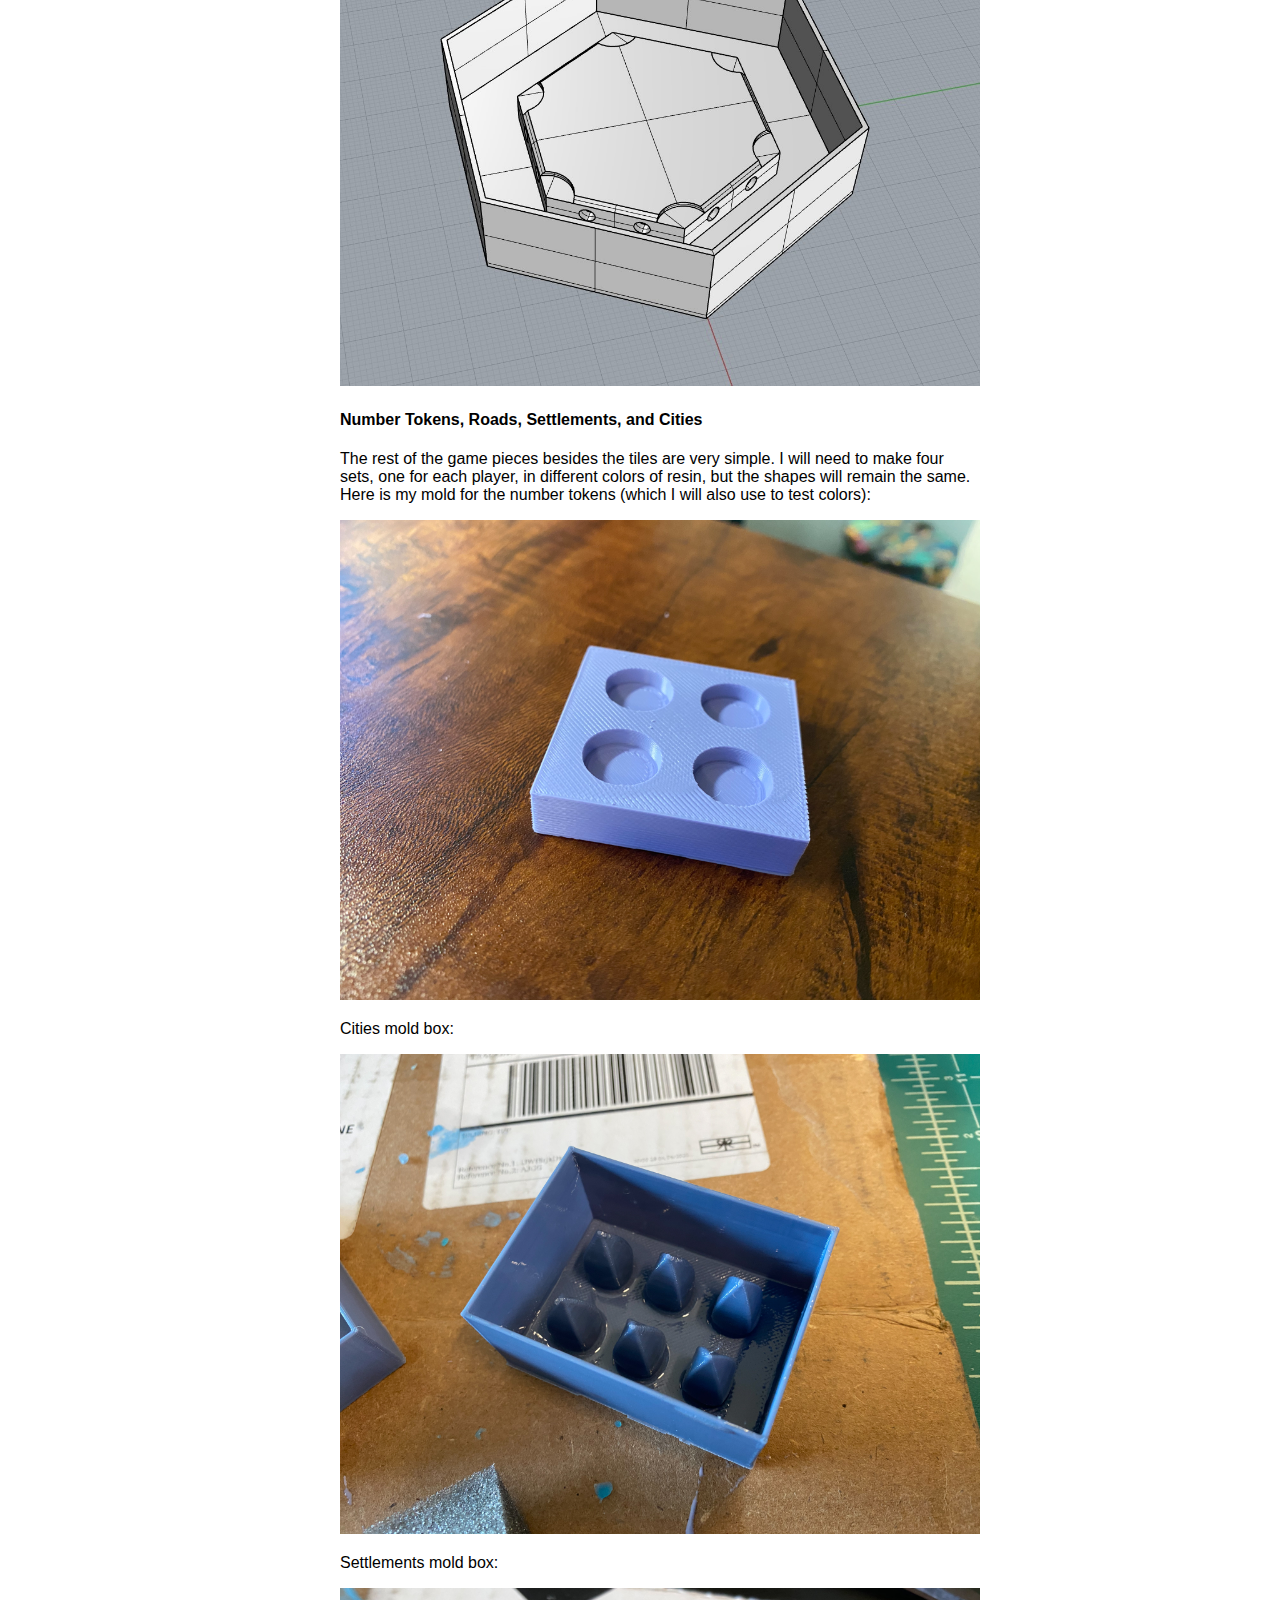
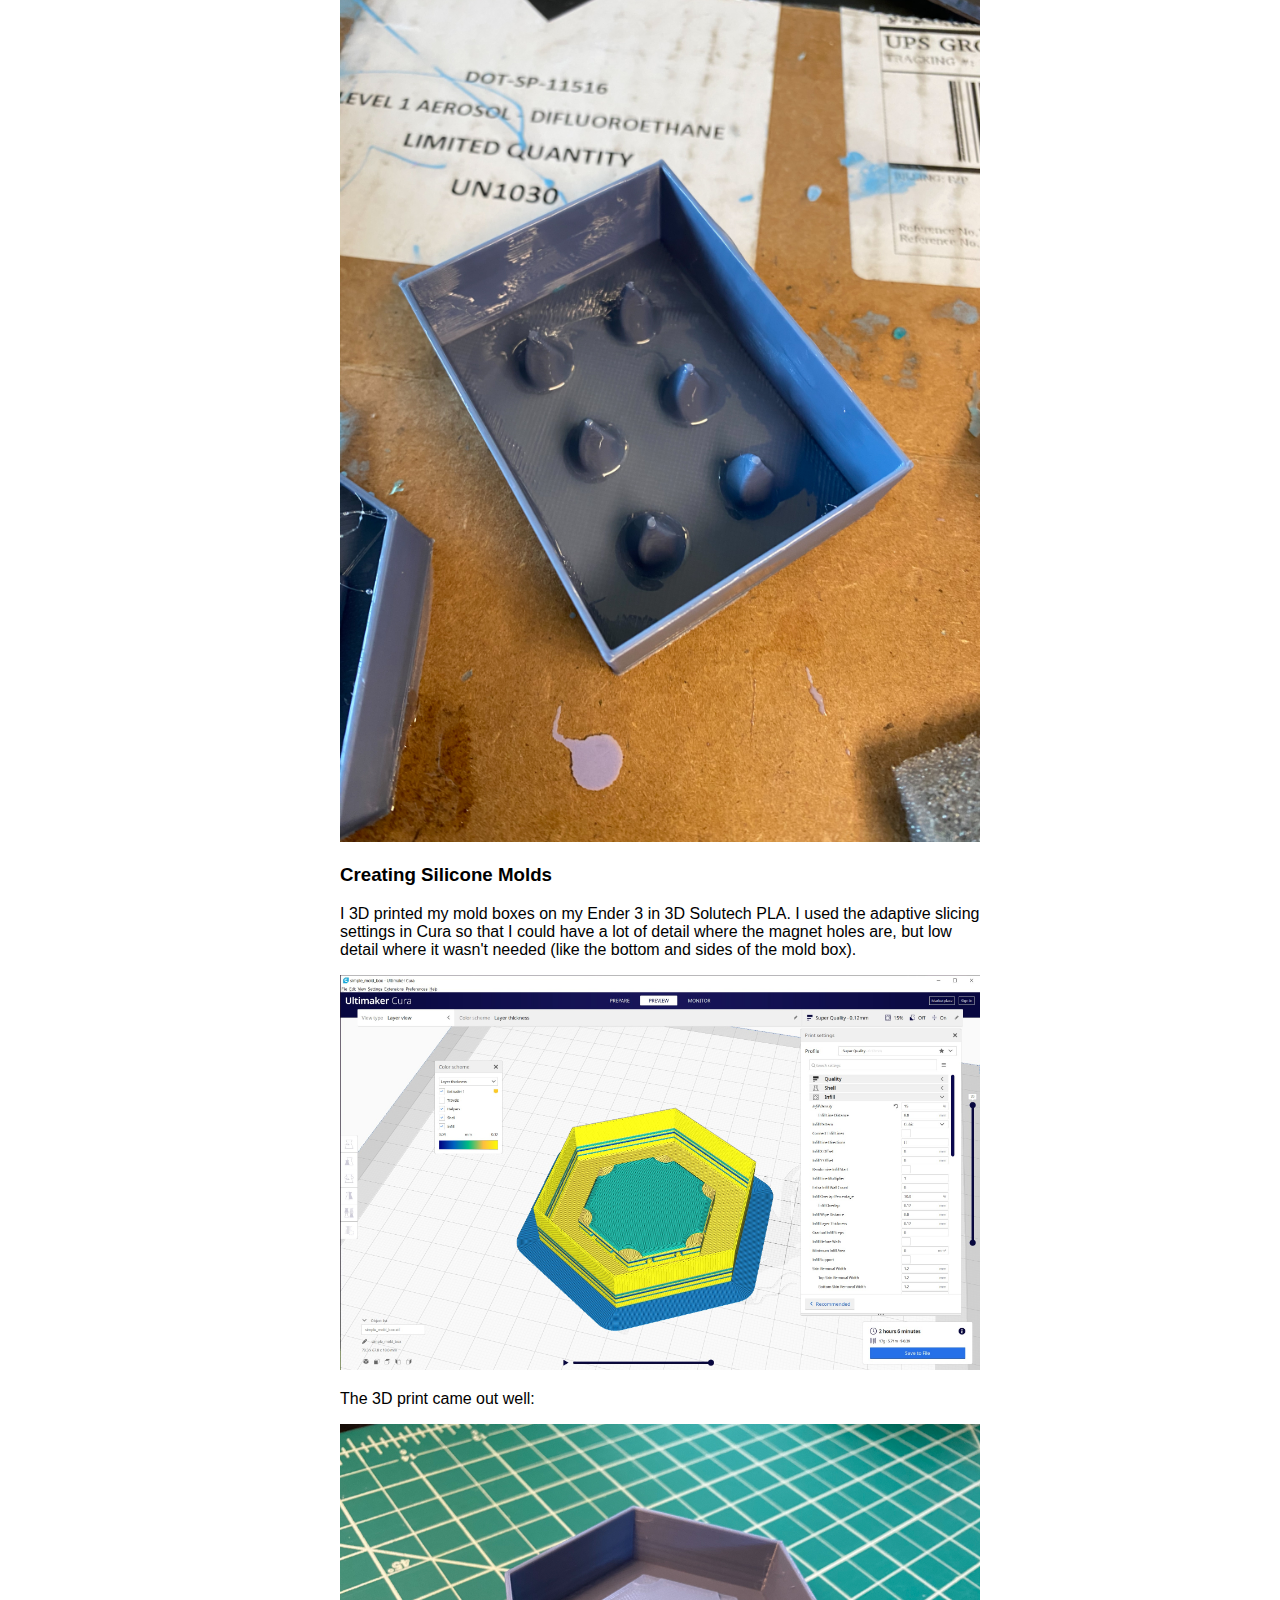
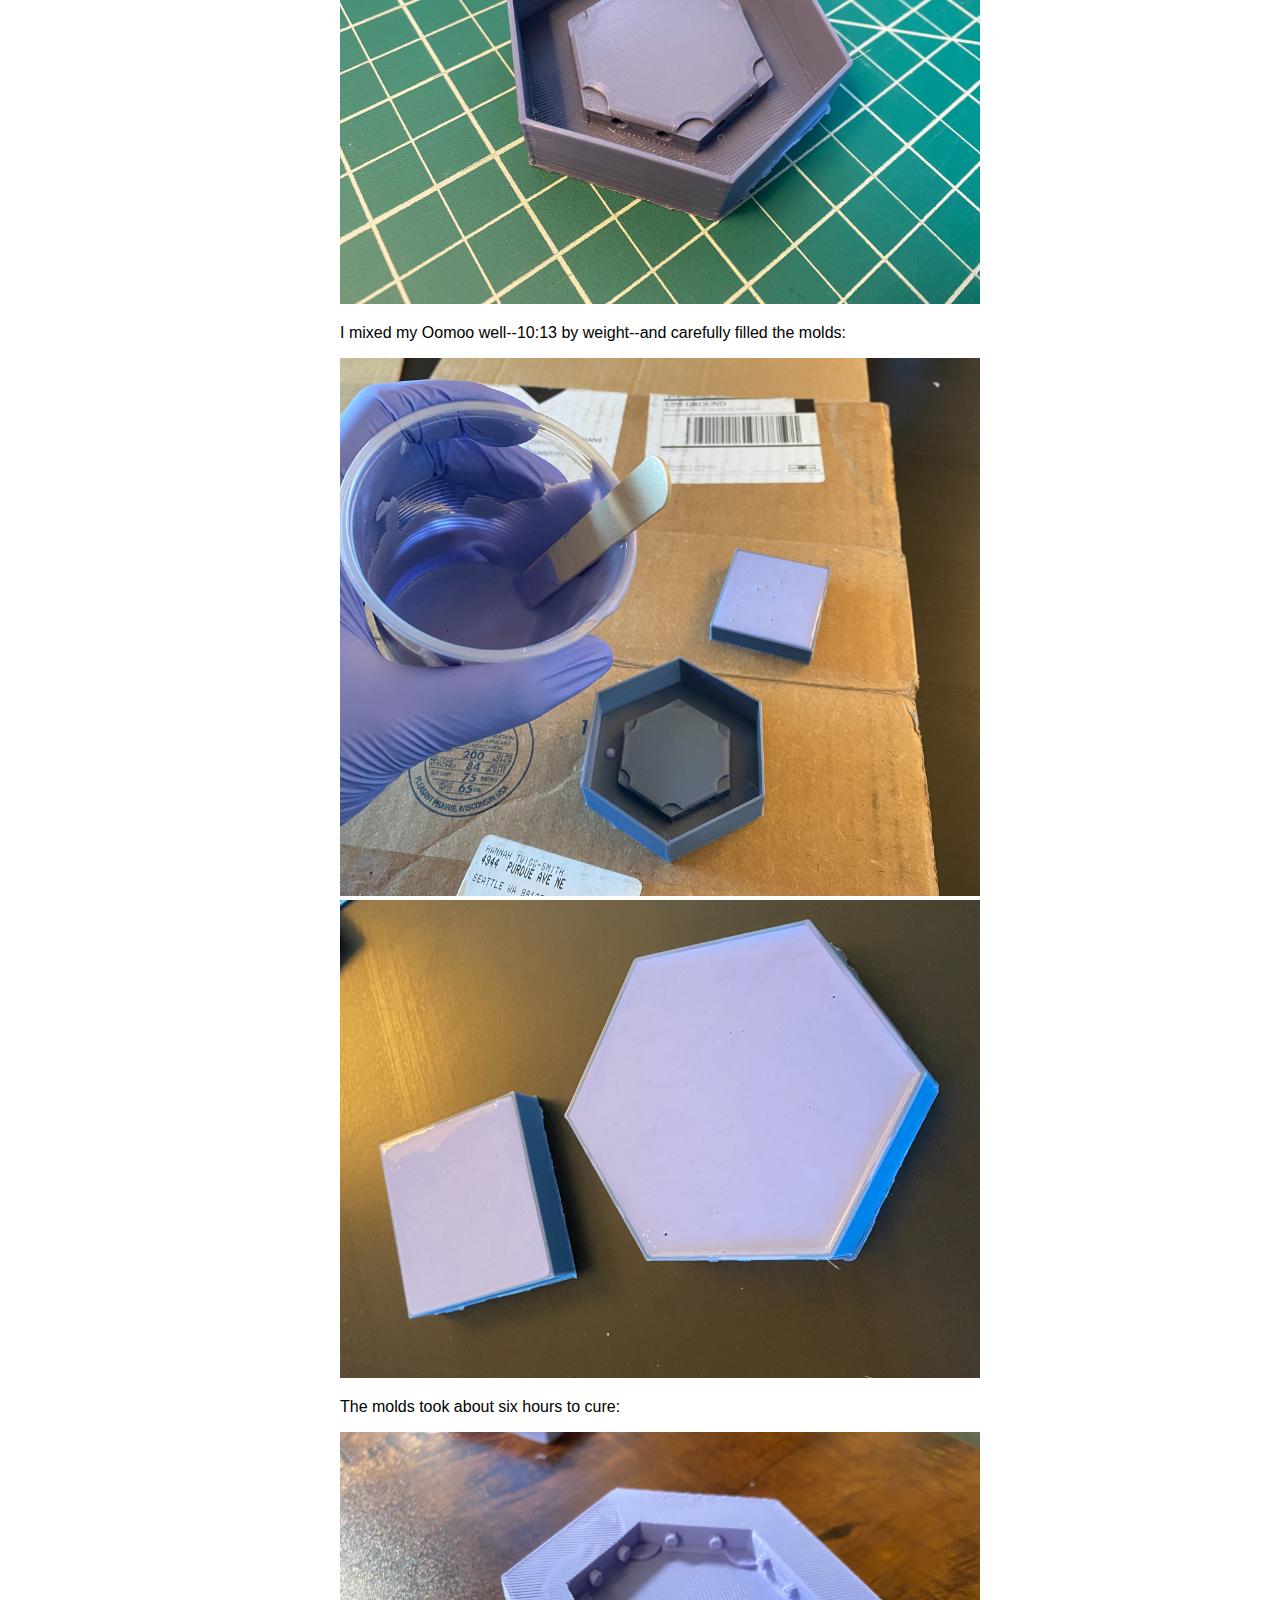
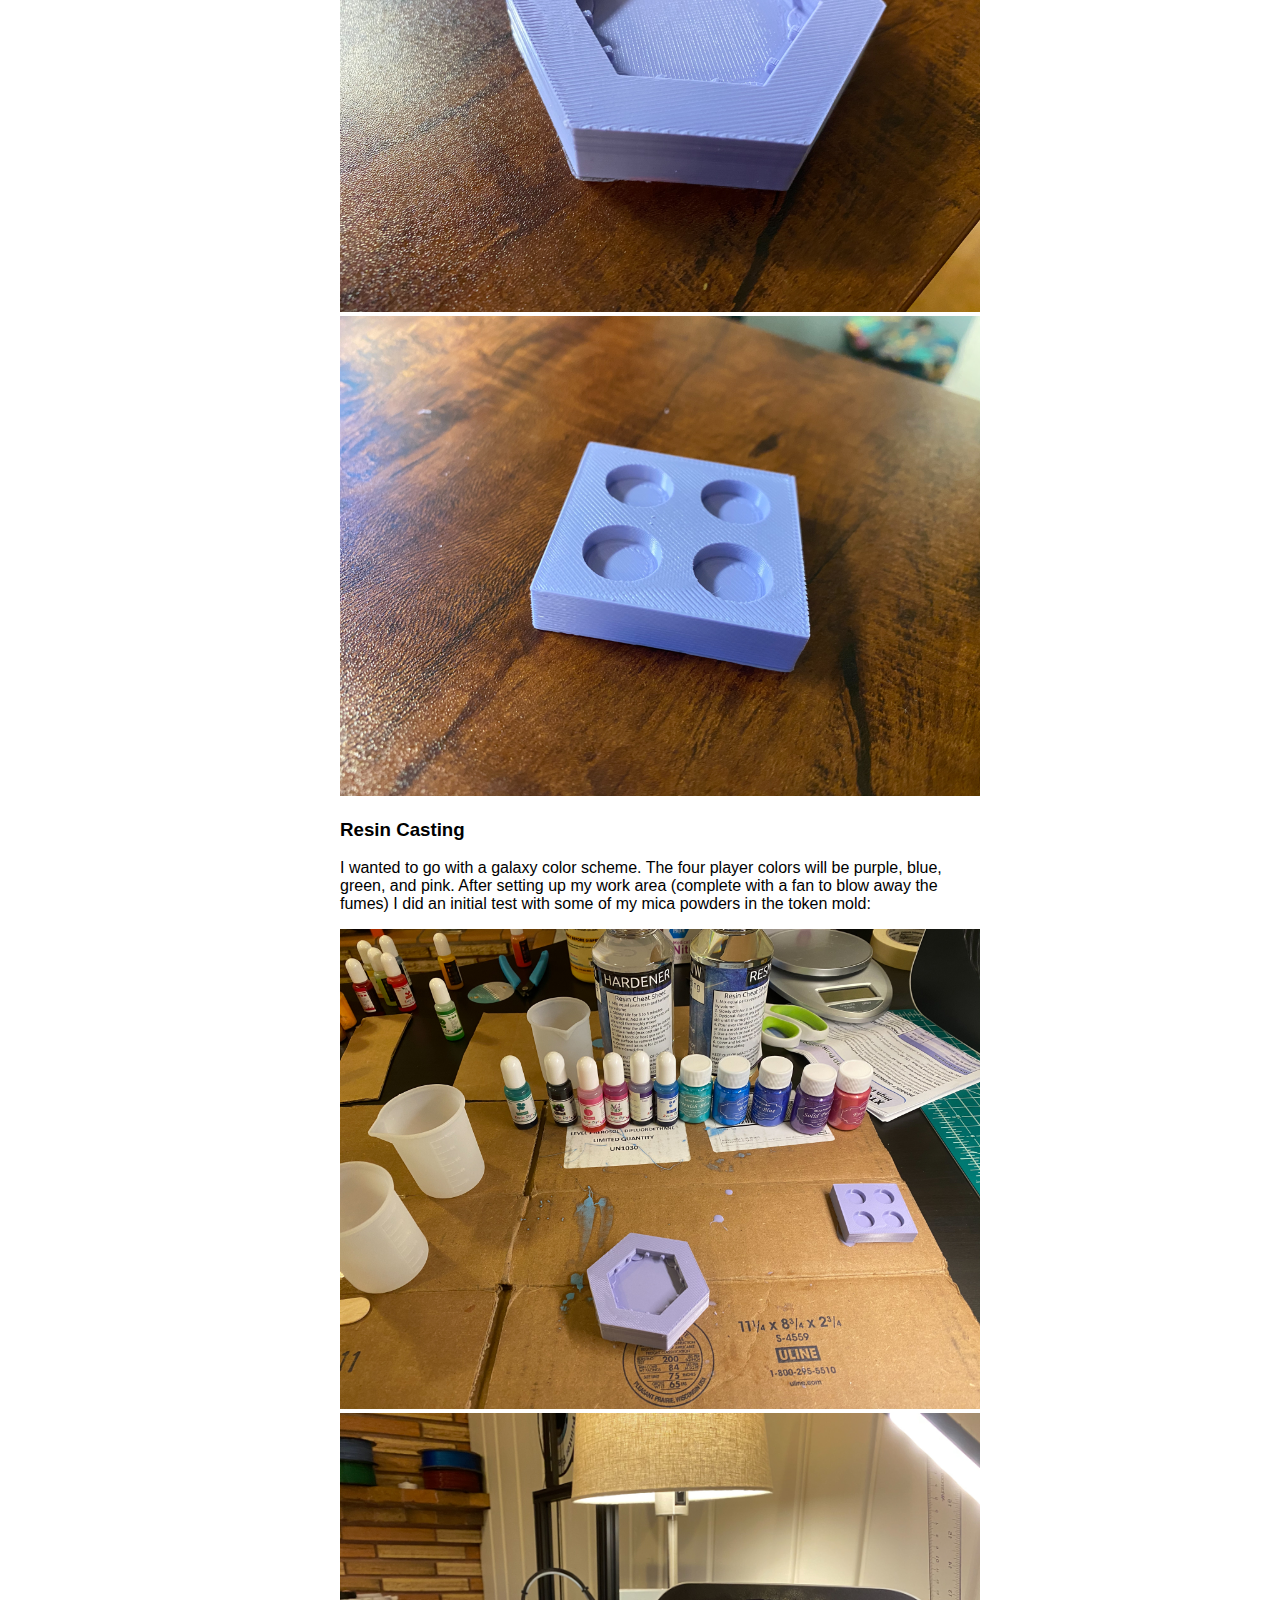
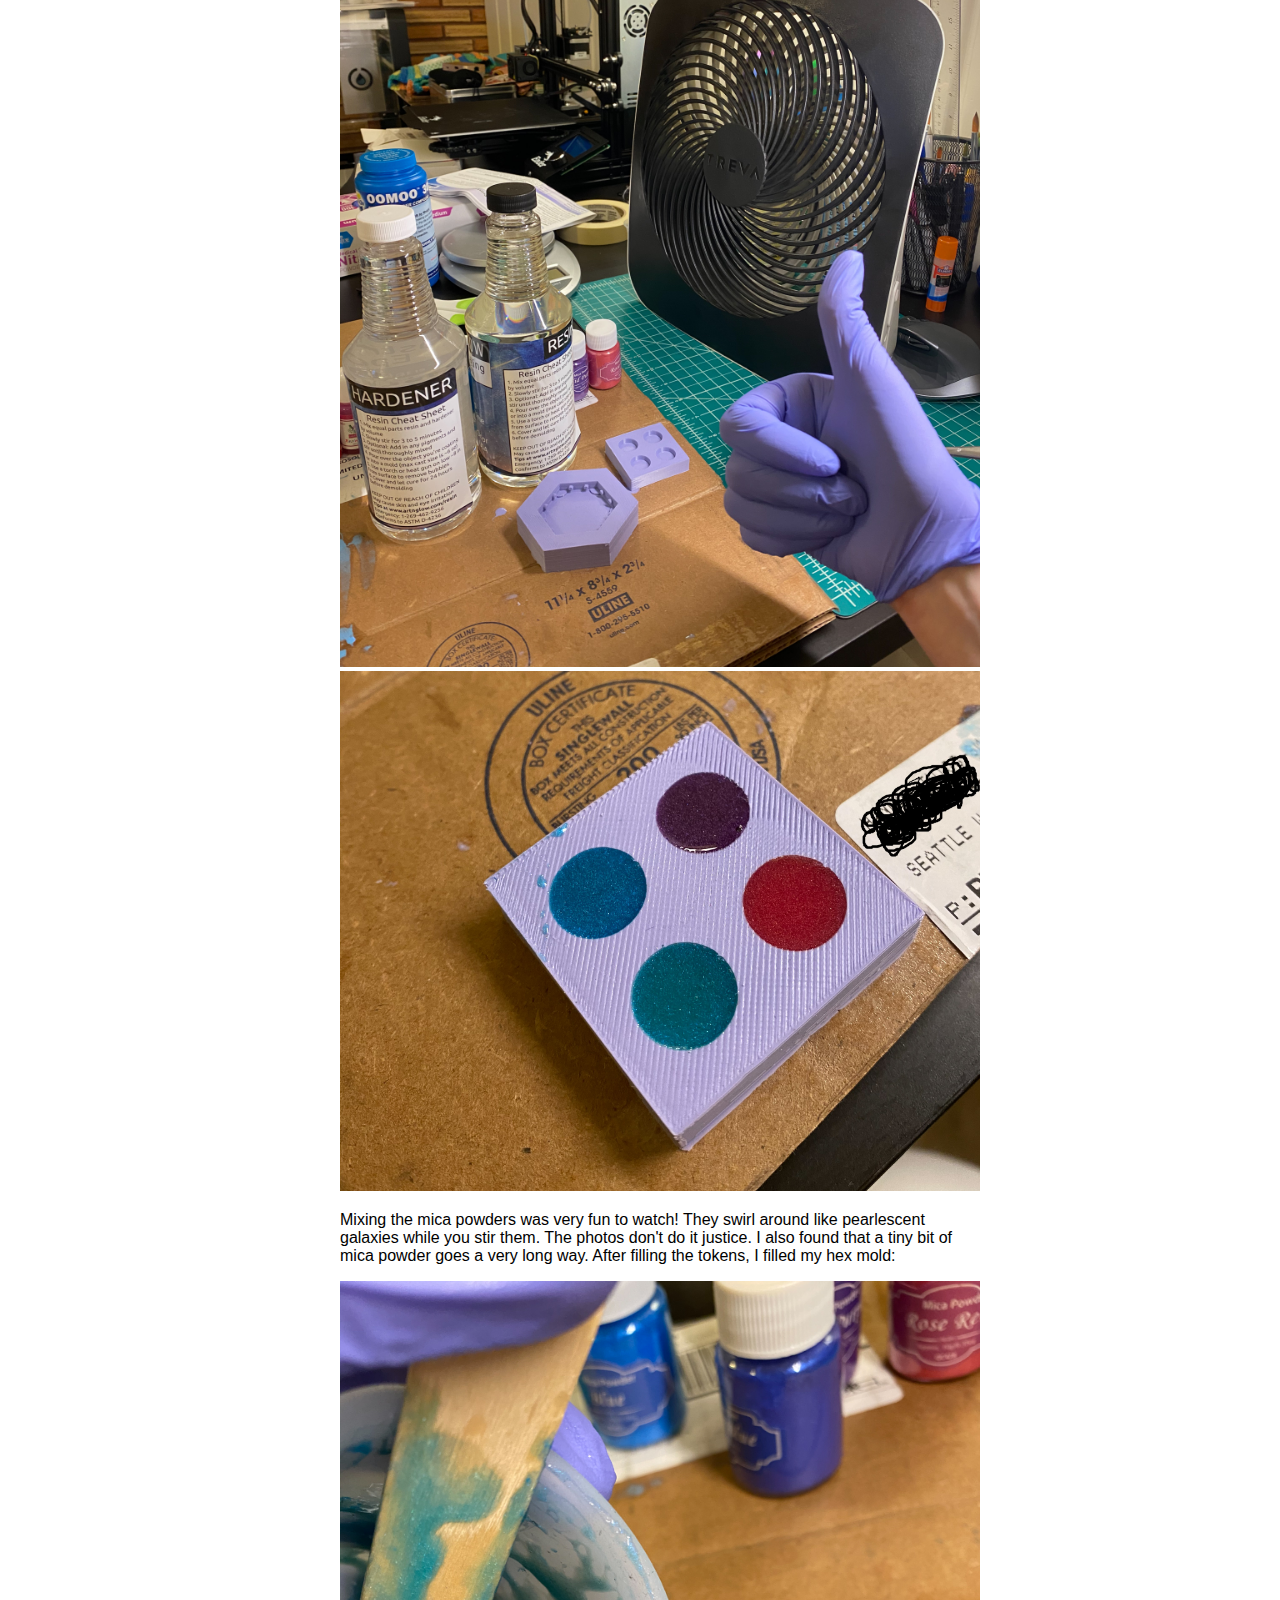
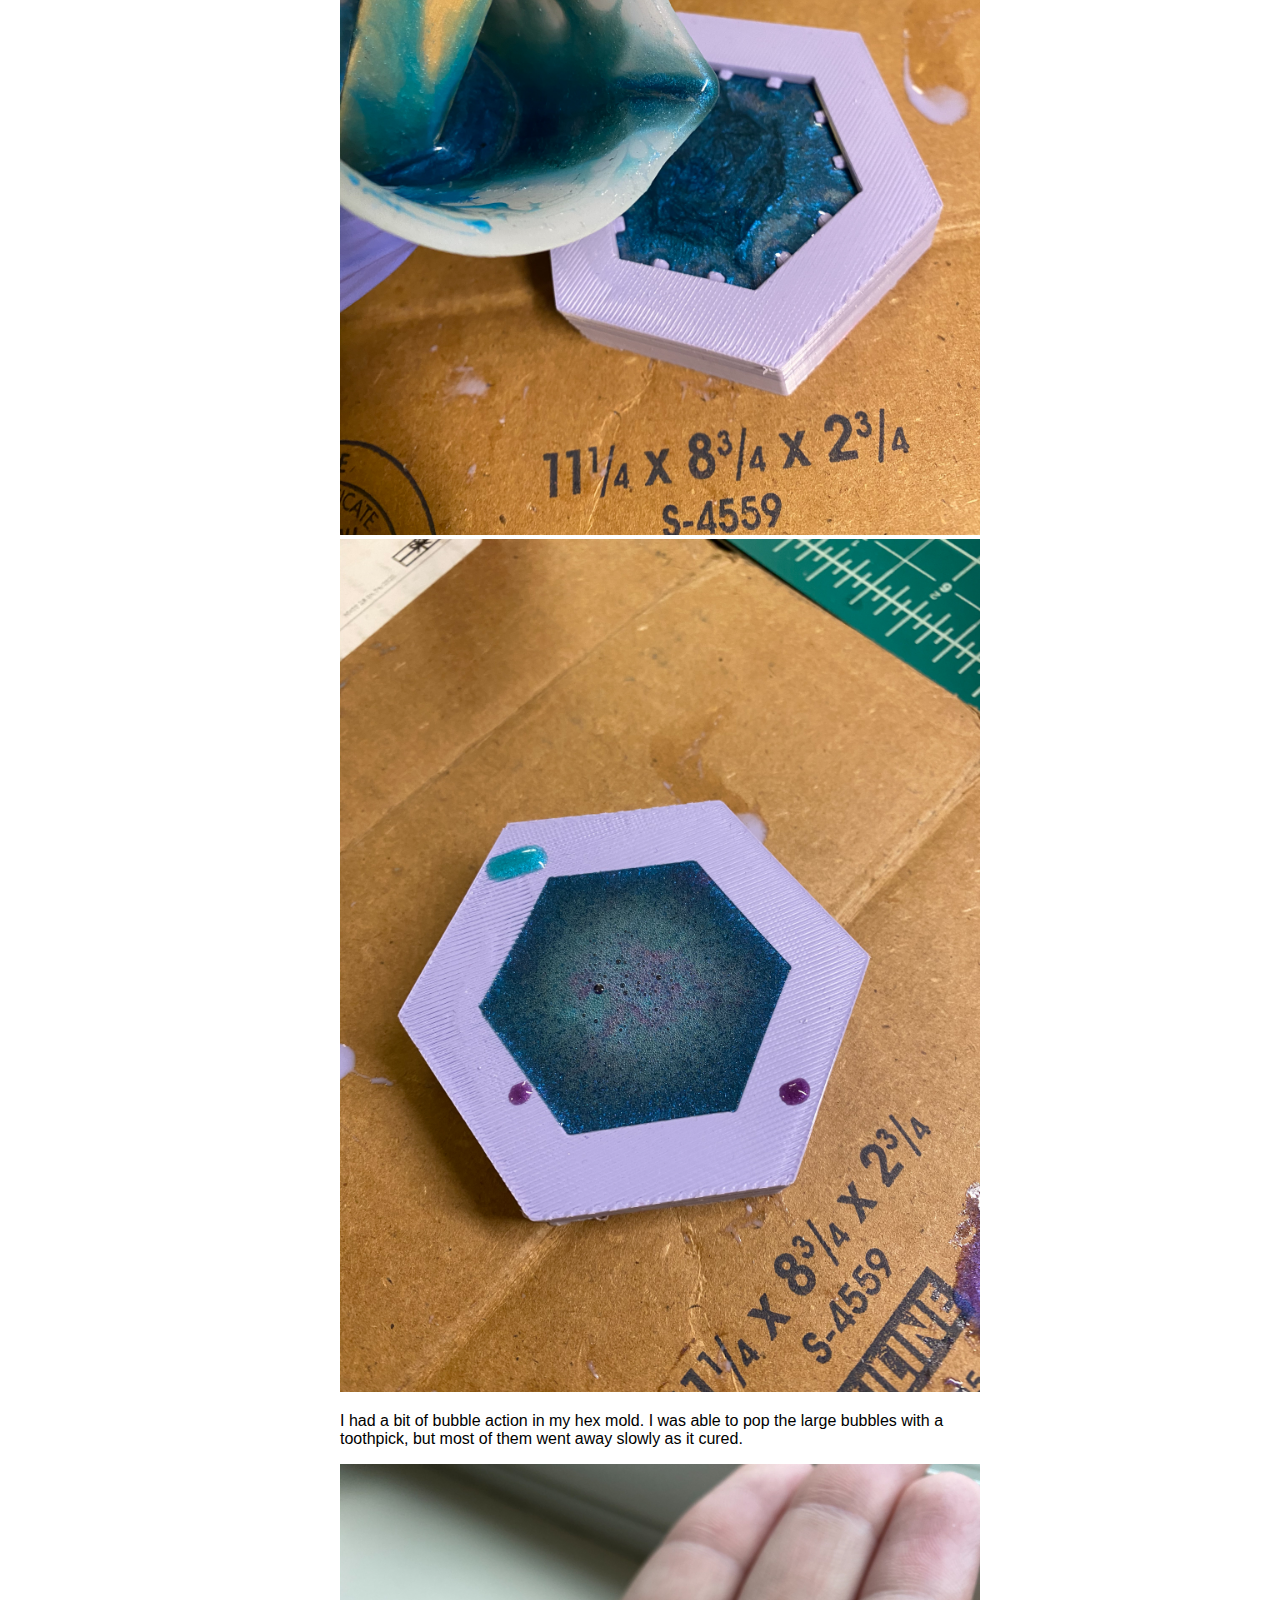
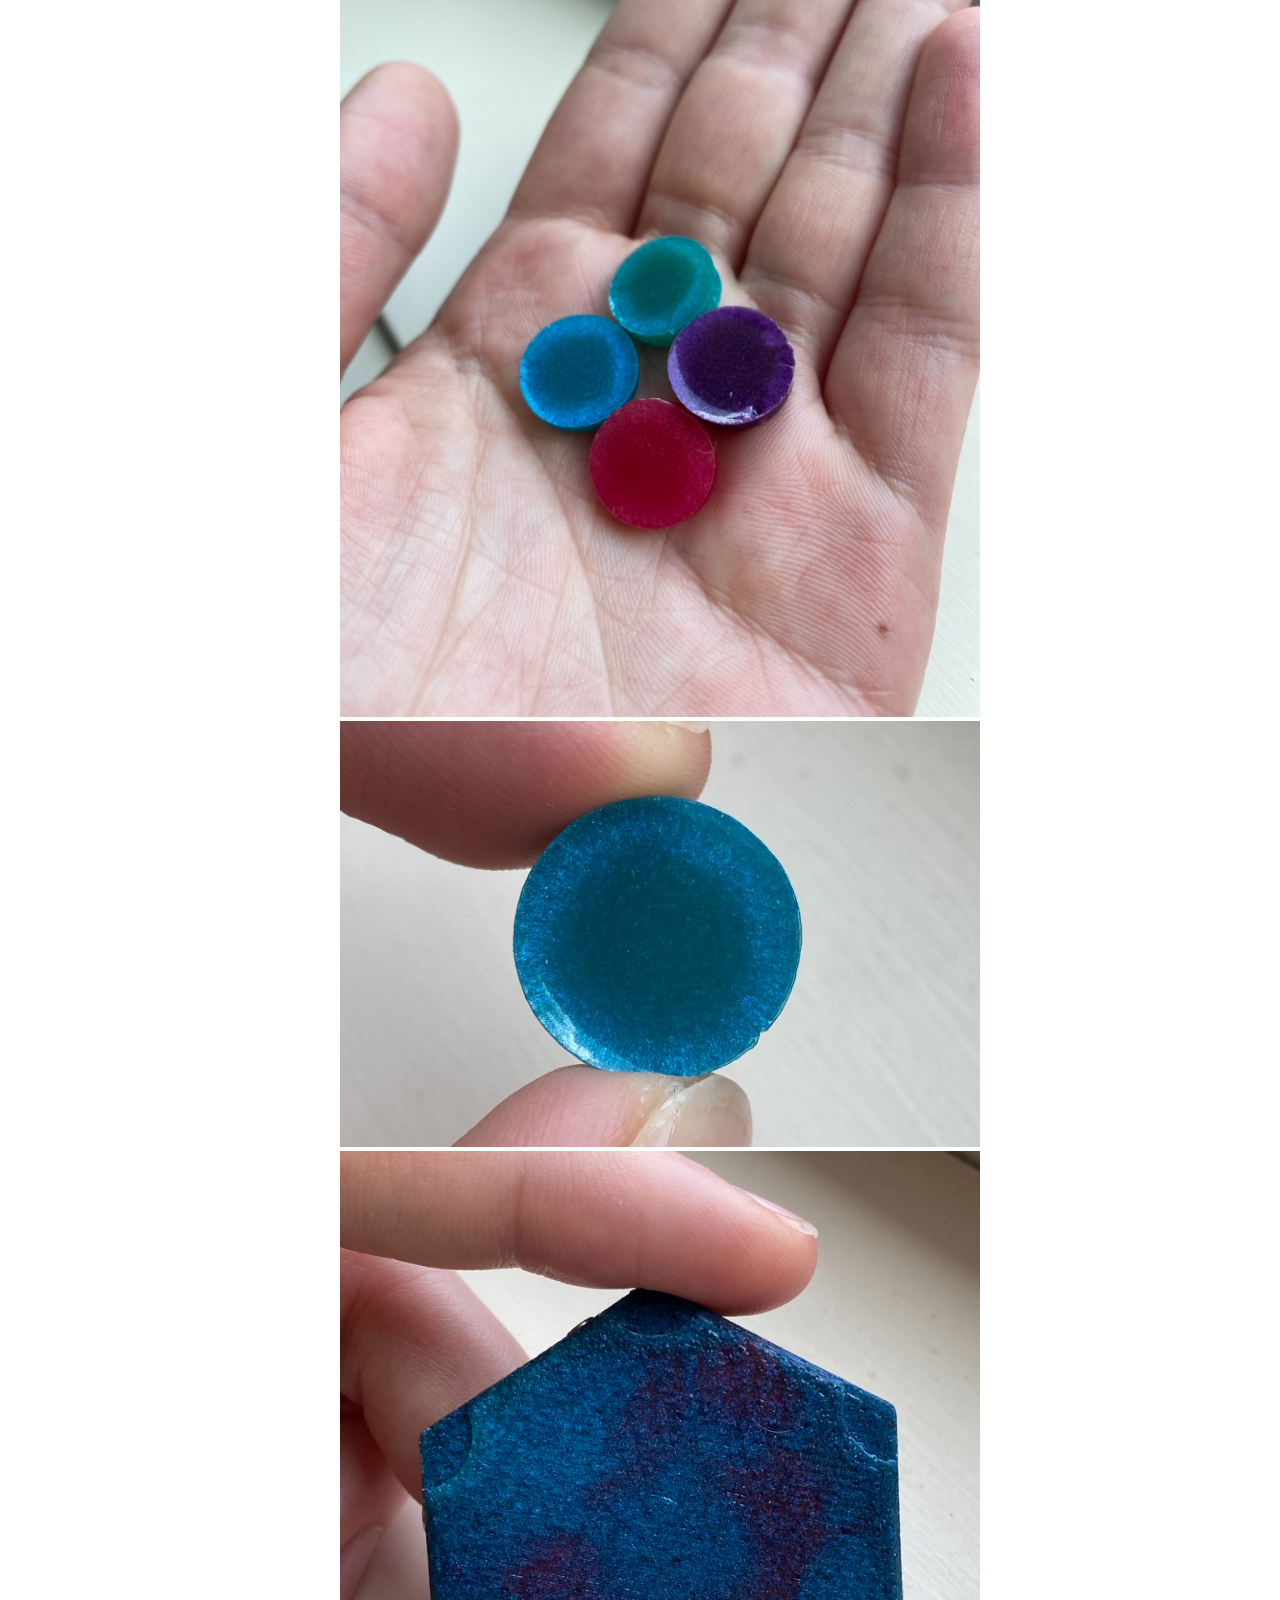
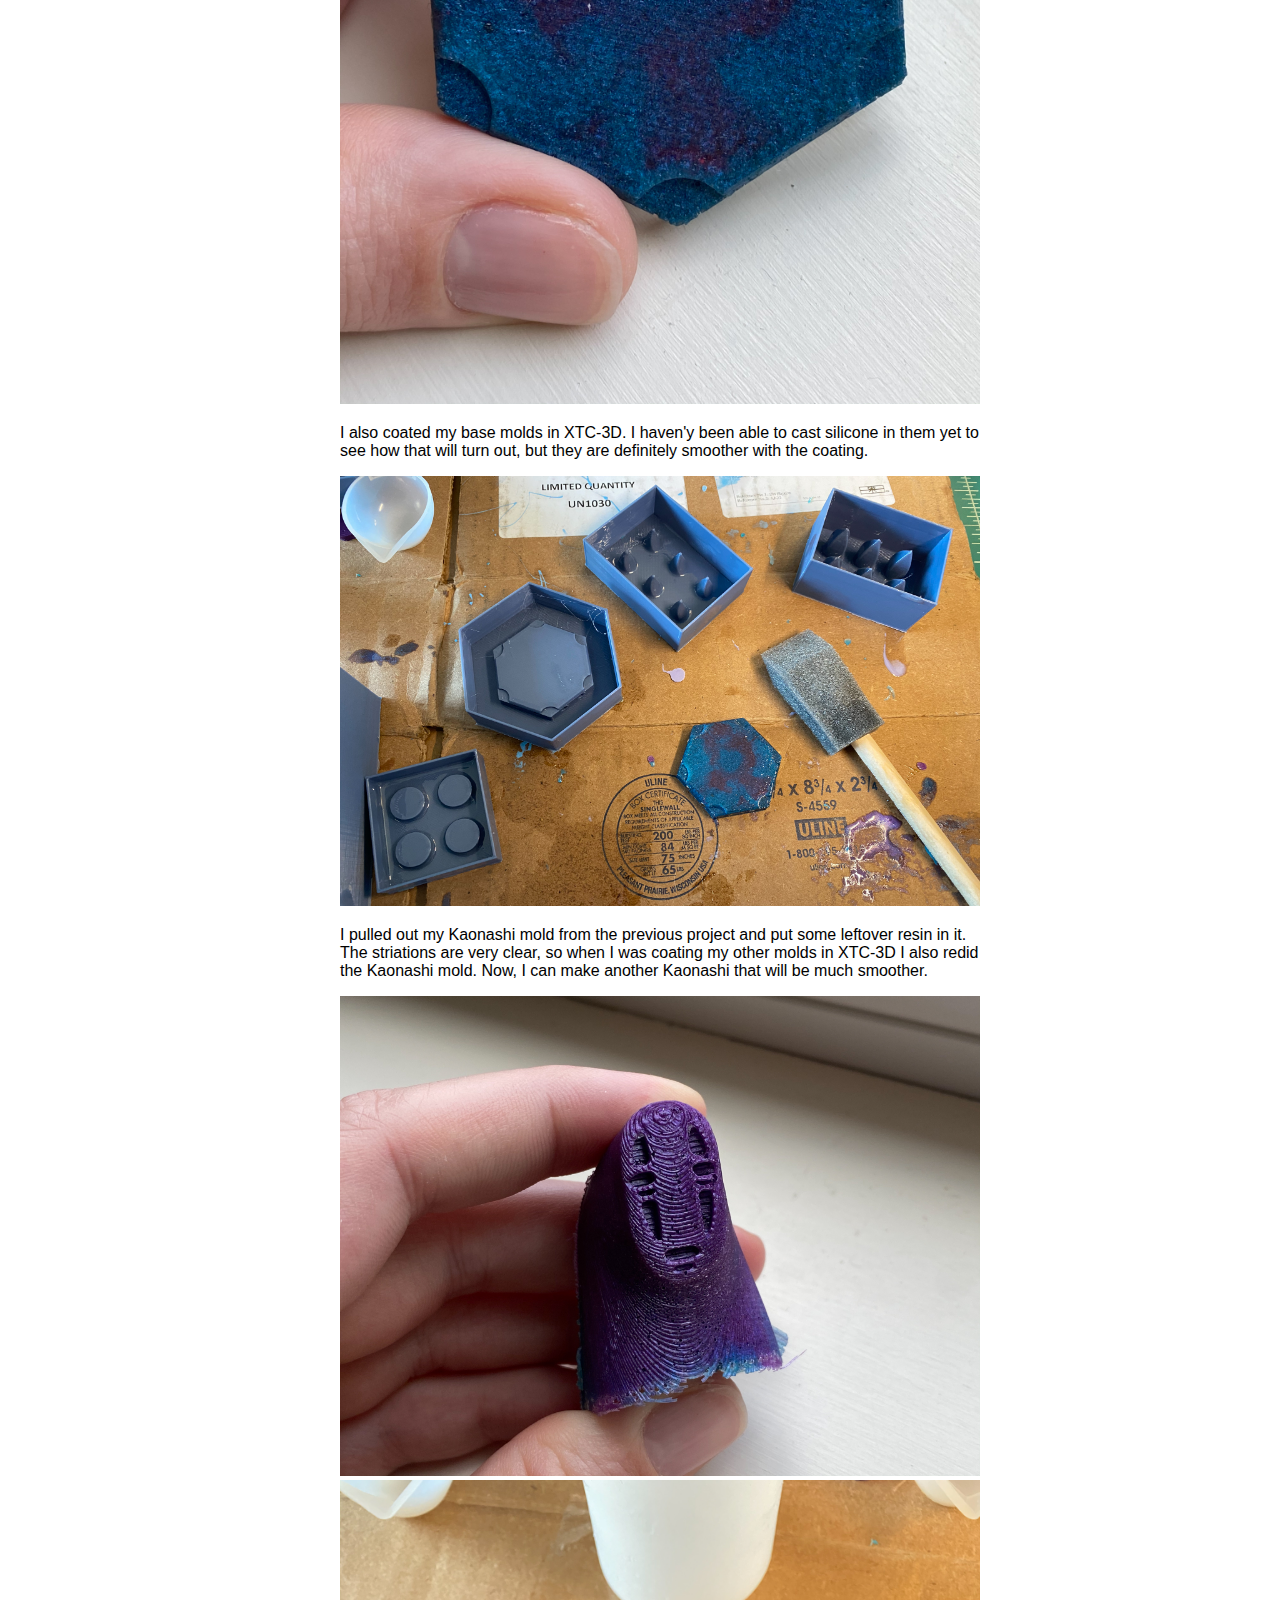
<file: A8/A8.html>
<!DOCTYPE html> 
<html> 
    <head> 
        <meta charset="utf-8"> 
        <meta name="viewport" content="width=device-width, maximum-scale=1.0" />

        <title>Final Project</title> 

        <link href="../style.css" media="screen" rel="stylesheet" type="text/css" />

    </head> 
    <body>
        <div style="width:100%">
        <div class="content">
            <h2 class="title">Resin Adventures</h2>

            <p> My final project is a sci-fi themed Settlers of Catan board game. I am inspired by this <a href="https://www.thingiverse.com/thing:2525047">magnetic and multicolored</a> Catan-style game I found on thingiverse (shown below). This game is really cool, but I want to make my own that is 1) cast in resin and 2) themed with things I like.</p>
            <div style="margin: auto"><img style="width:100%" src="pics/catan.jpg"></a></div>

            <h2>Bill of Materials</h2>
            <p>Here is a list of materials I used for this project, along with prices and sourcing links.</p>
            <table>
              <tr>
                <th>Material</th>
                <th>Source</th>
                <th>Price</th>
              </tr>
              <tr>
                <td>Oomoo 25</td>
                <td><a href="https://www.amazon.com/gp/product/B004BNF3TK/ref=ppx_yo_dt_b_asin_title_o01_s01?ie=UTF8&psc=1">Amazon</a></td>
                <td>$28.99 per 2.8lbs</td>
              </tr>
              <tr>
                <td>Resin</td>
                <td><a href="https://www.amazon.com/gp/product/B074R774S6/ref=ppx_yo_dt_b_asin_title_o03_s01?ie=UTF8&psc=1">Amazon</a></td>
                <td>$44.95 per 32 ounce kit</td>
              </tr>
              <tr>
                <td>XTC-3D 3D Print Coating</td>
                <td><a href="https://www.amazon.com/gp/product/B00PFXK4JY/ref=ppx_yo_dt_b_asin_title_o00_s00?ie=UTF8&psc=1">Amazon</a></td>
                <td>$31.24 per 24 ouce kit</td>
              </tr>
              <tr>
                <td>Resin Pigment Dye</td>
                <td><a href="https://www.amazon.com/gp/product/B07V1DWKVW/ref=ppx_yo_dt_b_asin_title_o01_s02?ie=UTF8&psc=1">Amazon</a></td>
                <td>$25.99 per 15 color set</td>
              </tr>
              <tr>
                <td>Colored Mica Powders</td>
                <td><a href="https://www.amazon.com/gp/product/B085C8CMNF/ref=ppx_yo_dt_b_asin_title_o01_s00?ie=UTF8&psc=1">Amazon</a></td>
                <td>$22.99 per 15 color set</td>
              </tr>
              <tr>
                <td>Magnets</td>
                <td><a href="https://www.amazon.com/gp/product/B0819JZF66/ref=ppx_yo_dt_b_asin_title_o01_s01?ie=UTF8&psc=1">Amazon</a></td>
                <td>$11.99 per 300 pieces</td>
              </tr>
              <tr>
                <td>Silicone mixing cups</td>
                <td><a href="https://www.amazon.com/Coopay-Silicone-Measuring-Handmade-Nonstick/dp/B07T289J2B/ref=pd_yo_rr_psims_2/136-5473892-3054608?_encoding=UTF8&pd_rd_i=B07T289J2B&pd_rd_r=6d429fb4-7e25-4933-b20a-7256bfa46bc6&pd_rd_w=1zwh6&pd_rd_wg=PZ1xt&pf_rd_p=93e0e08e-a359-4b83-8c36-9a937f08616e&pf_rd_r=J48KSKVBWW3FGB4VG7PM&psc=1&refRID=J48KSKVBWW3FGB4VG7PM">Amazon</a></td>
                <td>$14.99 per 6 pieces</td>
              </tr>
              <tr>
                <td>Small silicone mixing cups</td>
                <td><a href="https://www.amazon.com/gp/product/B07TKX2LVD/ref=ppx_yo_dt_b_asin_title_o01_s00?ie=UTF8&psc=1">Amazon</a></td>
                <td>$7.99 per 12 pieces</td>
              </tr>
              <tr>
                <td>Superglue</td>
                <td>Have it</td>
                <td>Who knows</td>
              </tr>
              <tr>
                <td>Molding and casting supplies (popsicle sticks, cups, etc)</td>
                <td>Have it</td>
                <td>Who knows</td>
              </tr>
              <tr>
                <td>Paper and pens</td>
                <td>Have it</td>
                <td>Who knows</td>
              </tr>
            </table>


            <h3>Design and CAD</h3>
            <p>I drew my designs on paper first, and then created the 3D models in Rhino. Transforming each model into a mold box was very straightforward as I am only using one-part molds. My final themes for the different tiles/biomes are:</p>


            <h4>Tiles</h4>
            <p>Since the normal Settlers of Catan game is made out of cardboard with plastic game pieces, it can get quite messy as the game is played because the pieced are set at the intersections of the cardboard. I wanted to make sure my game had dedicated places for all the game tokens, ensuring that they would be neatly placed as the game is played.</p>

            <p>To test out my whole process, I decided to make the simplest tile first: The void of space. Making this one would allow my to make sure that the magnet placement and tolerances once coated in XTC-3D were correct. I decided that these pieces, as they are not really necessary for the game, could be completely flat. I want to make little "galaxies" inside of them with the resin, which I can play around with once I have the molds.</p>

            <p>Creating the simple tile in rhino was straightforward. I created and extruded a hexagon, and then used the ArrayPolar command to add other tile features:</p>
            <img style="width:100%" src="pics/polar.jpg">

            <p>Here, you can see that there are two holes on each hex for magnets (more on that later). I also added semi-circular indentations for the cities and settlements, and chamfered edges for the roads to sit in.</p>
            <img style="width:100%" src="pics/cad.jpg">

            <p>I added a simple mold box around the tile design:</p>
            <img style="width:100%" src="pics/simple_mold_box.jpg">

            <h4>Number Tokens, Roads, Settlements, and Cities</h4>
            <p>The rest of the game pieces besides the tiles are very simple. I will need to make four sets, one for each player, in different colors of resin, but the shapes will remain the same. Here is my mold for the number tokens (which I will also use to test colors):</p>
            <img style="width:100%" src="pics/token_mold.jpg">

            <p>Cities mold box:</p>
            <img style="width:100%" src="pics/cities.jpg">

            <p>Settlements mold box:</p>
            <img style="width:100%" src="pics/settlements.jpg">

            <h3>Creating Silicone Molds</h3>
            <p>I 3D printed my mold boxes on my Ender 3 in 3D Solutech PLA. I used the adaptive slicing settings in Cura so that I could have a lot of detail where the magnet holes are, but low detail where it wasn't needed (like the bottom and sides of the mold box).</p>
            <img style="width:100%" src="pics/mold_sliced.jpg">

            <p>The 3D print came out well:</p>
            <img style="width:100%" src="pics/mold_box.jpg">

            <p>I mixed my Oomoo well--10:13 by weight--and carefully filled the molds:</p>
            <img style="width:100%" src="pics/oomoo.jpg">
            <img style="width:100%" src="pics/full_mold.jpg">

            <p>The molds took about six hours to cure:</p>
            <img style="width:100%" src="pics/hex_mold.jpg">
            <img style="width:100%" src="pics/token_mold.jpg">


            <h3>Resin Casting</h3>
            <p>I wanted to go with a galaxy color scheme. The four player colors will be purple, blue, green, and pink. After setting up my work area (complete with a fan to blow away the fumes) I did an initial test with some of my mica powders in the token mold:</p>
            <img style="width:100%" src="pics/workspace.jpg">
            <img style="width:100%" src="pics/setup.jpg">
            <img style="width:100%" src="pics/token_color.jpg">
            <p>Mixing the mica powders was very fun to watch! They swirl around like pearlescent galaxies while you stir them. The photos don't do it justice. I also found that a tiny bit of mica powder goes a very long way. After filling the tokens, I filled my hex mold:</p>
            <img style="width:100%" src="pics/pour.jpg">
            <img style="width:100%" src="pics/resin_hex.jpg">

            <p>I had a bit of bubble action in my hex mold. I was able to pop the large bubbles with a toothpick, but most of them went away slowly as it cured.</p>

            <img style="width:100%" src="pics/tokens.jpg">
            <img style="width:100%" src="pics/blue.jpg">
            <img style="width:100%" src="pics/hex.jpg">

            <p>I also coated my base molds in XTC-3D. I haven'y been able to cast silicone in them yet to see how that will turn out, but they are definitely smoother with the coating.</p>
            <img style="width:100%" src="pics/xtc.jpg">


            <p>I pulled out my Kaonashi mold from the previous project and put some leftover resin in it. The striations are very clear, so when I was coating my other molds in XTC-3D I also redid the Kaonashi mold. Now, I can make another Kaonashi that will be much smoother.</p>
            <img style="width:100%" src="pics/kaonashi.jpg">
            <img style="width:100%" src="pics/kaonashi_smooth.jpg">


            <h3>Silicone tools</h3>
            <p>When I was buying the resin online, I saw some reusable silicone cups in the recommendations list. These turned out to be a really great purchase! Once you're finished mixing, you just let the leftover resin cure in the silicone cup and remove it. Voila, the cup is ready to use again! No more disposable plastic! I also found that the silicone cups were very easy to mix in because they were flexible and completely smooth on the inside, so my mixing stick could easily scrape every part of the cup, unlike the plastic cups I used for mixing plaster and Oomoo which have grooves where bits of unmixed material remains. I liked these again, so I also ordered some little ones to use for mixing colors.</p>
            <img style="width:100%" src="pics/cups.jpg">
            <img style="width:100%" src="pics/leftovers.jpg">

            <h3>Adding Magnets</h3>
            <p>I chose to use two magnets in each side of the hex piece because: 1) I would have a stronger connection between each piece, and 2) I wouldn't have to worry about polarity issues. By making the right magnet always North out and the left always South out, every hex will be able to connect to every other hex.<p>
            <p>For my first test, I demolded my hex tile when it was still a bit flexible. This allowed me to push in the magnets into the holes with a bit of give. I haven't been able to test how well they stay in the holes, and I may need to superglue them. One other idea is to coat the whole tile in XTC-3D after the magnets are in place, which would give it a smooth surface and hold the magnet in.</p>
            <img style="width:100%" src="pics/magnets.jpg">

            <h3>Next Steps</h3>
            <p>I've made some progress, but there's a lot more to do! The next things I have to do include:</p>
            <ul>
              <li>Designing game cards in Adobe Illustrator and cutting/plotting on the Silhouette 3 Cameo.</li>
              <li>Create multiples of the game pieces/player pieces.</li>
              <li>Model a unique dock token for the seafarers expansion.</li>
            </ul>
        </div>
    </div>
    </body>
</html>
</file>
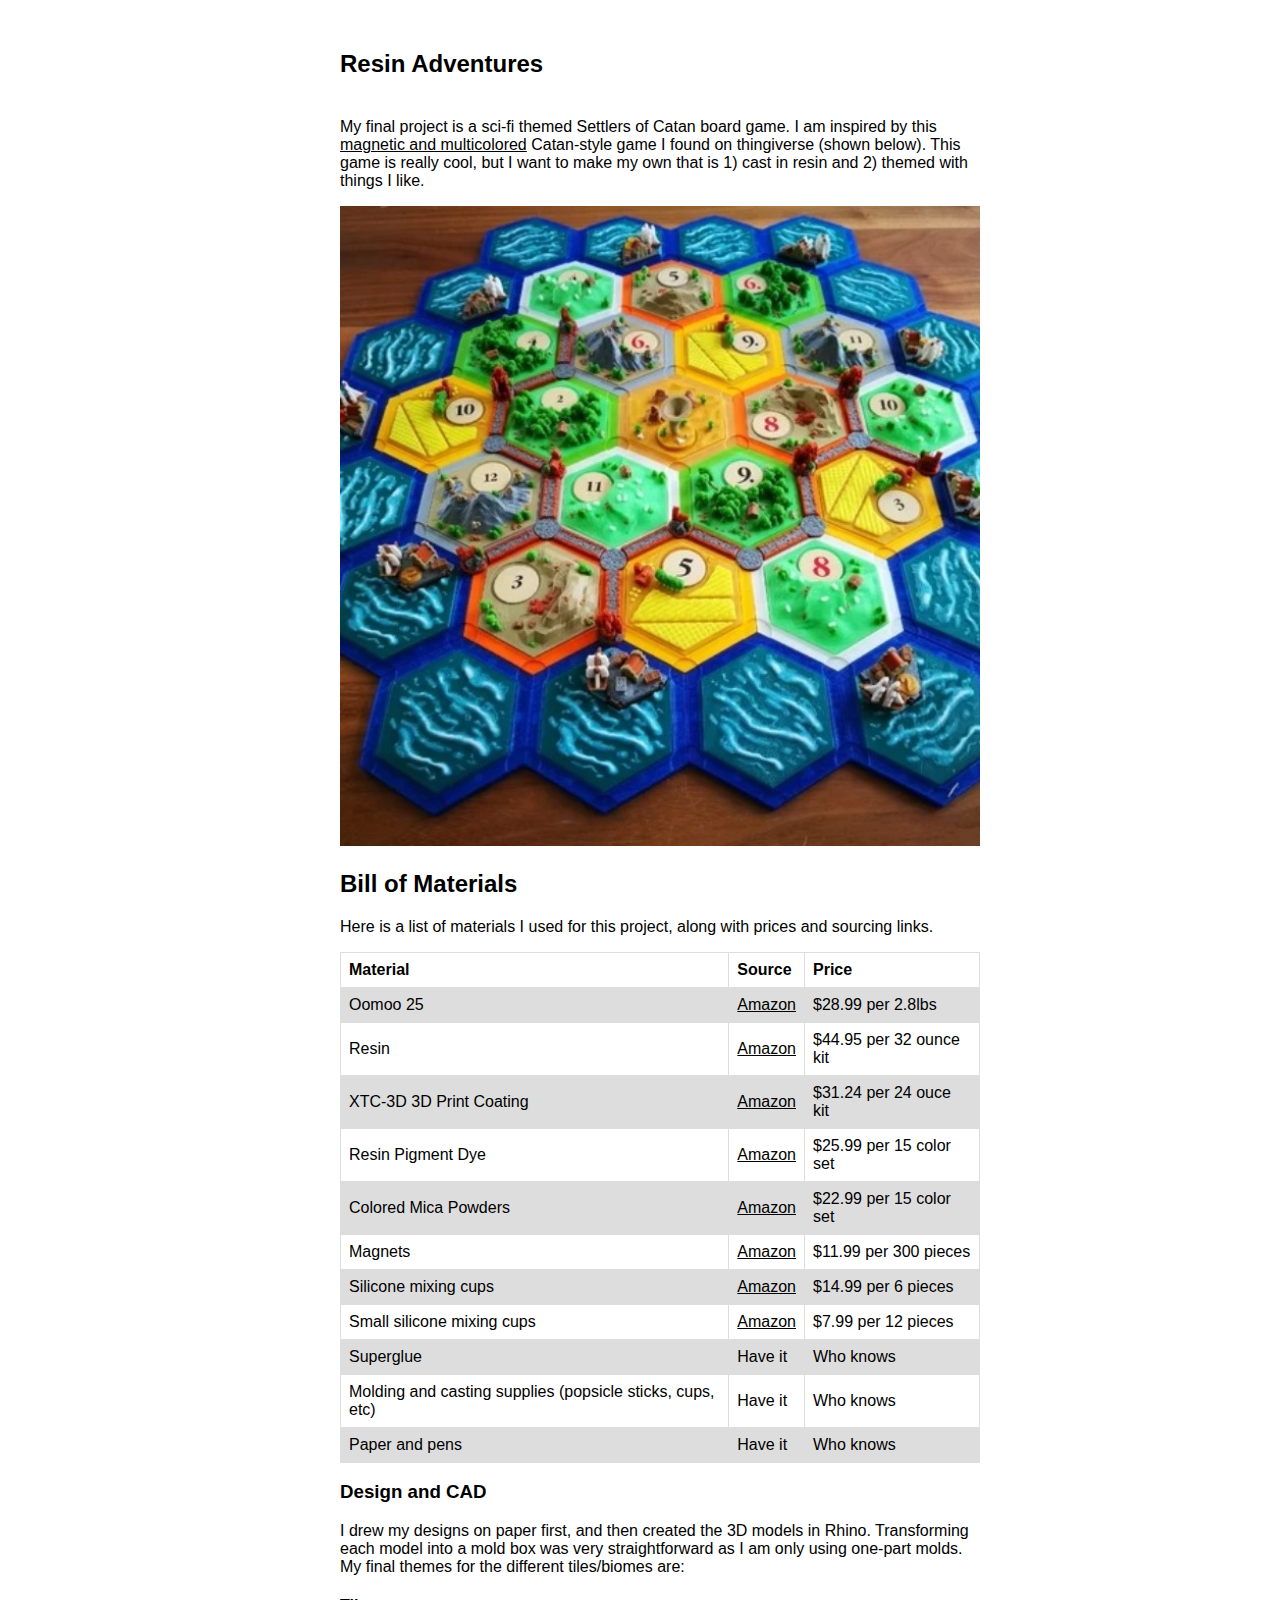
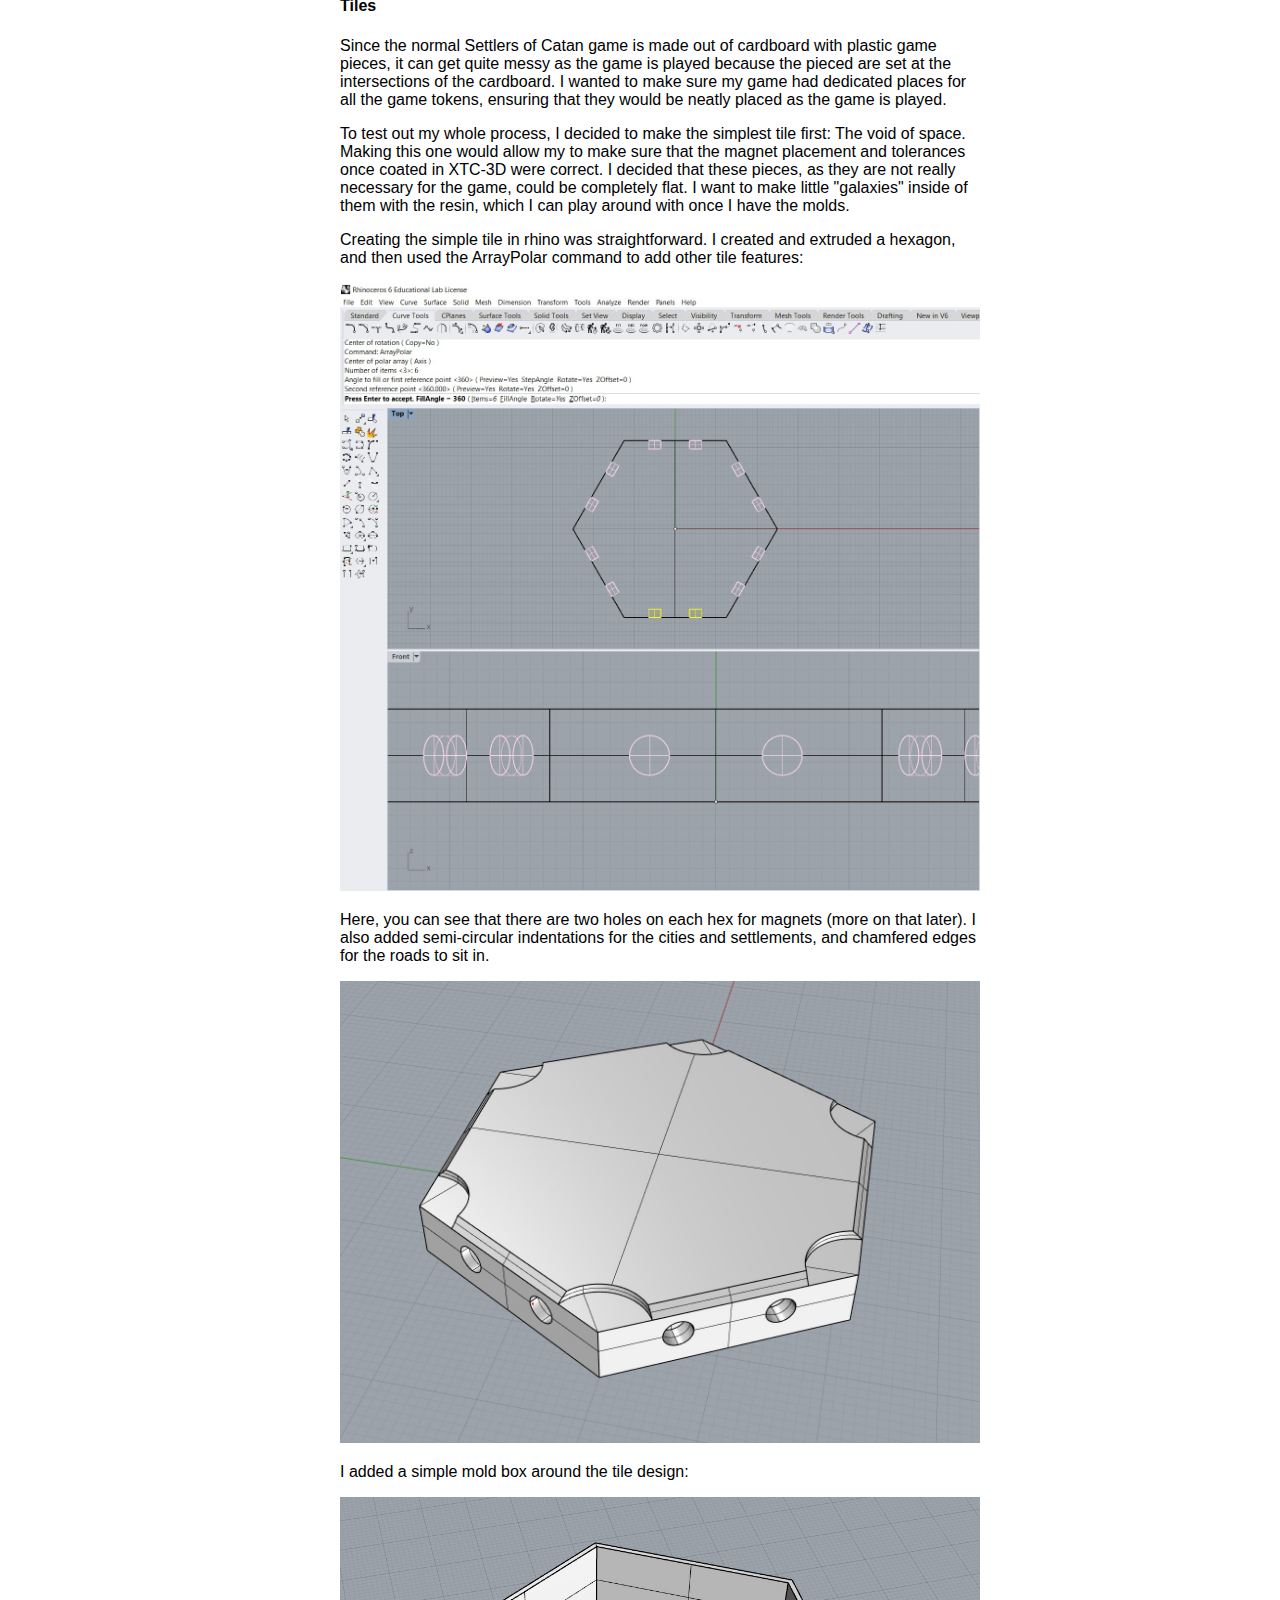
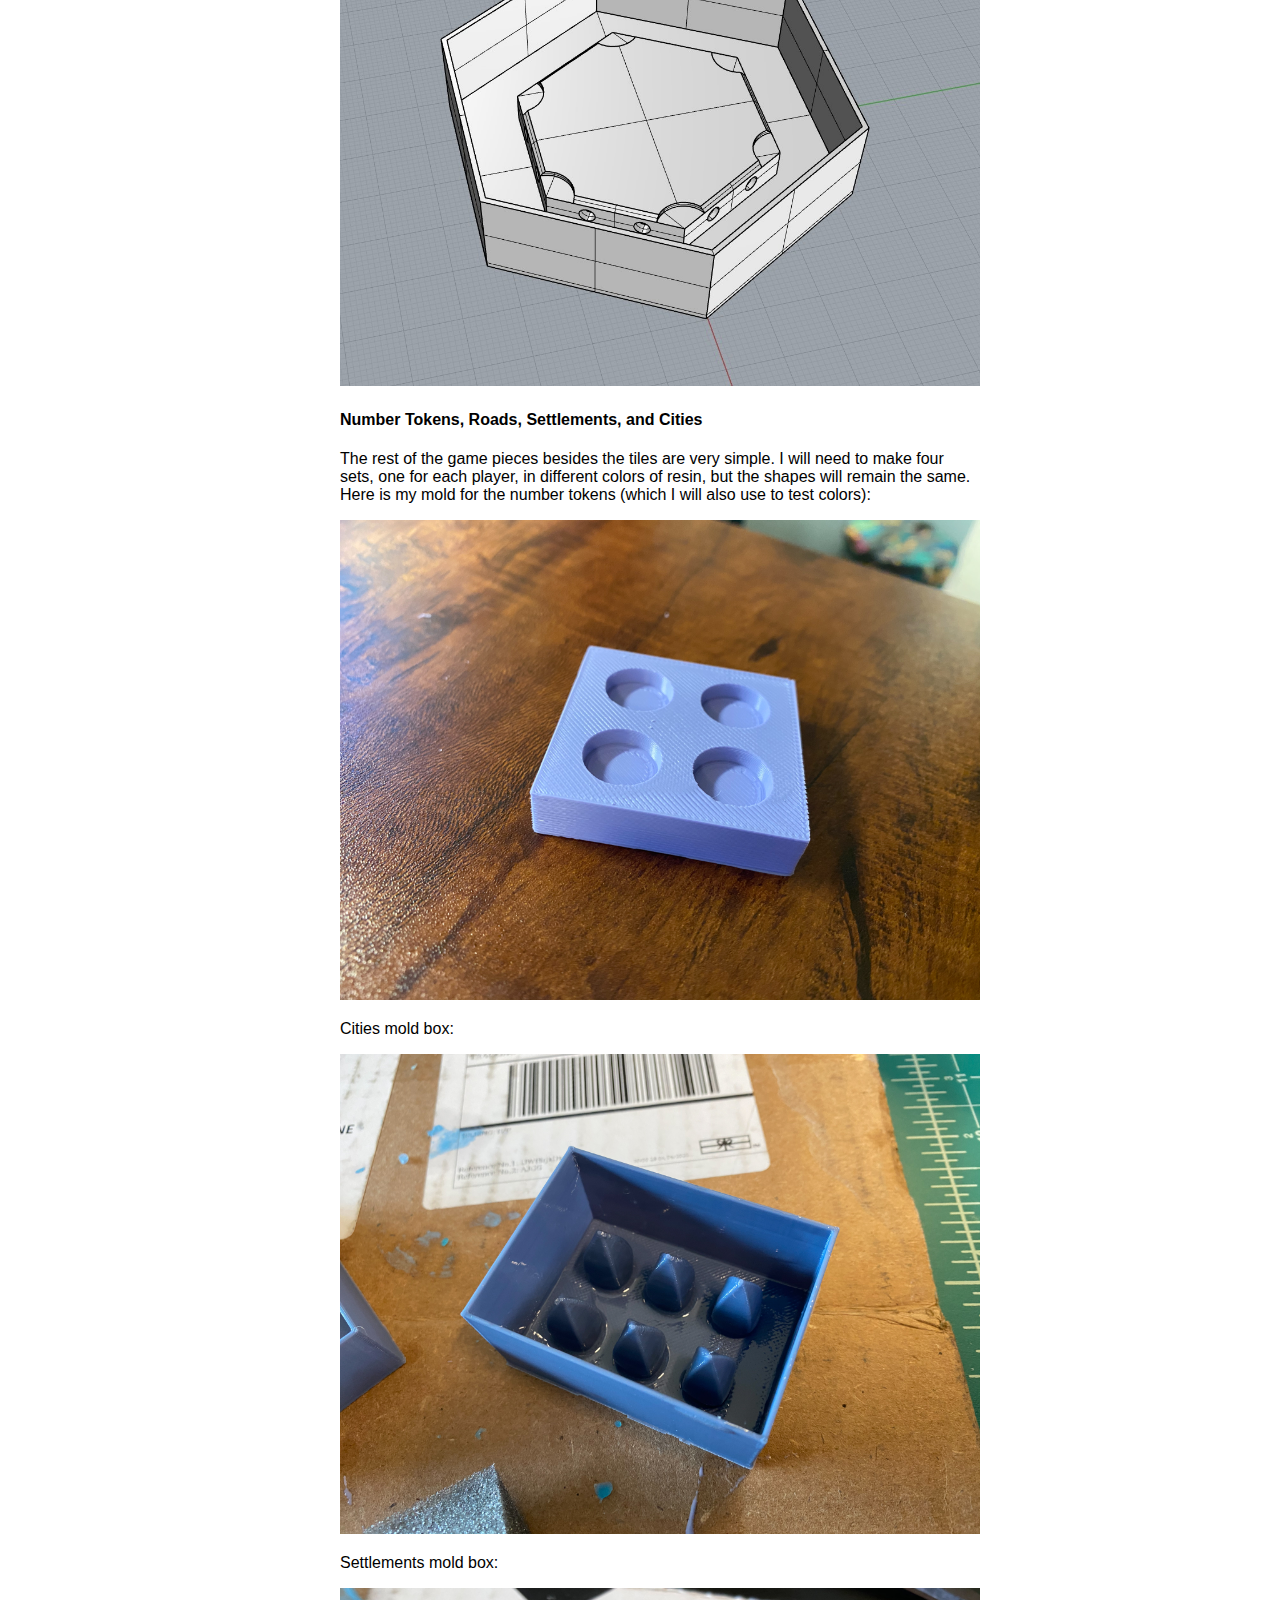
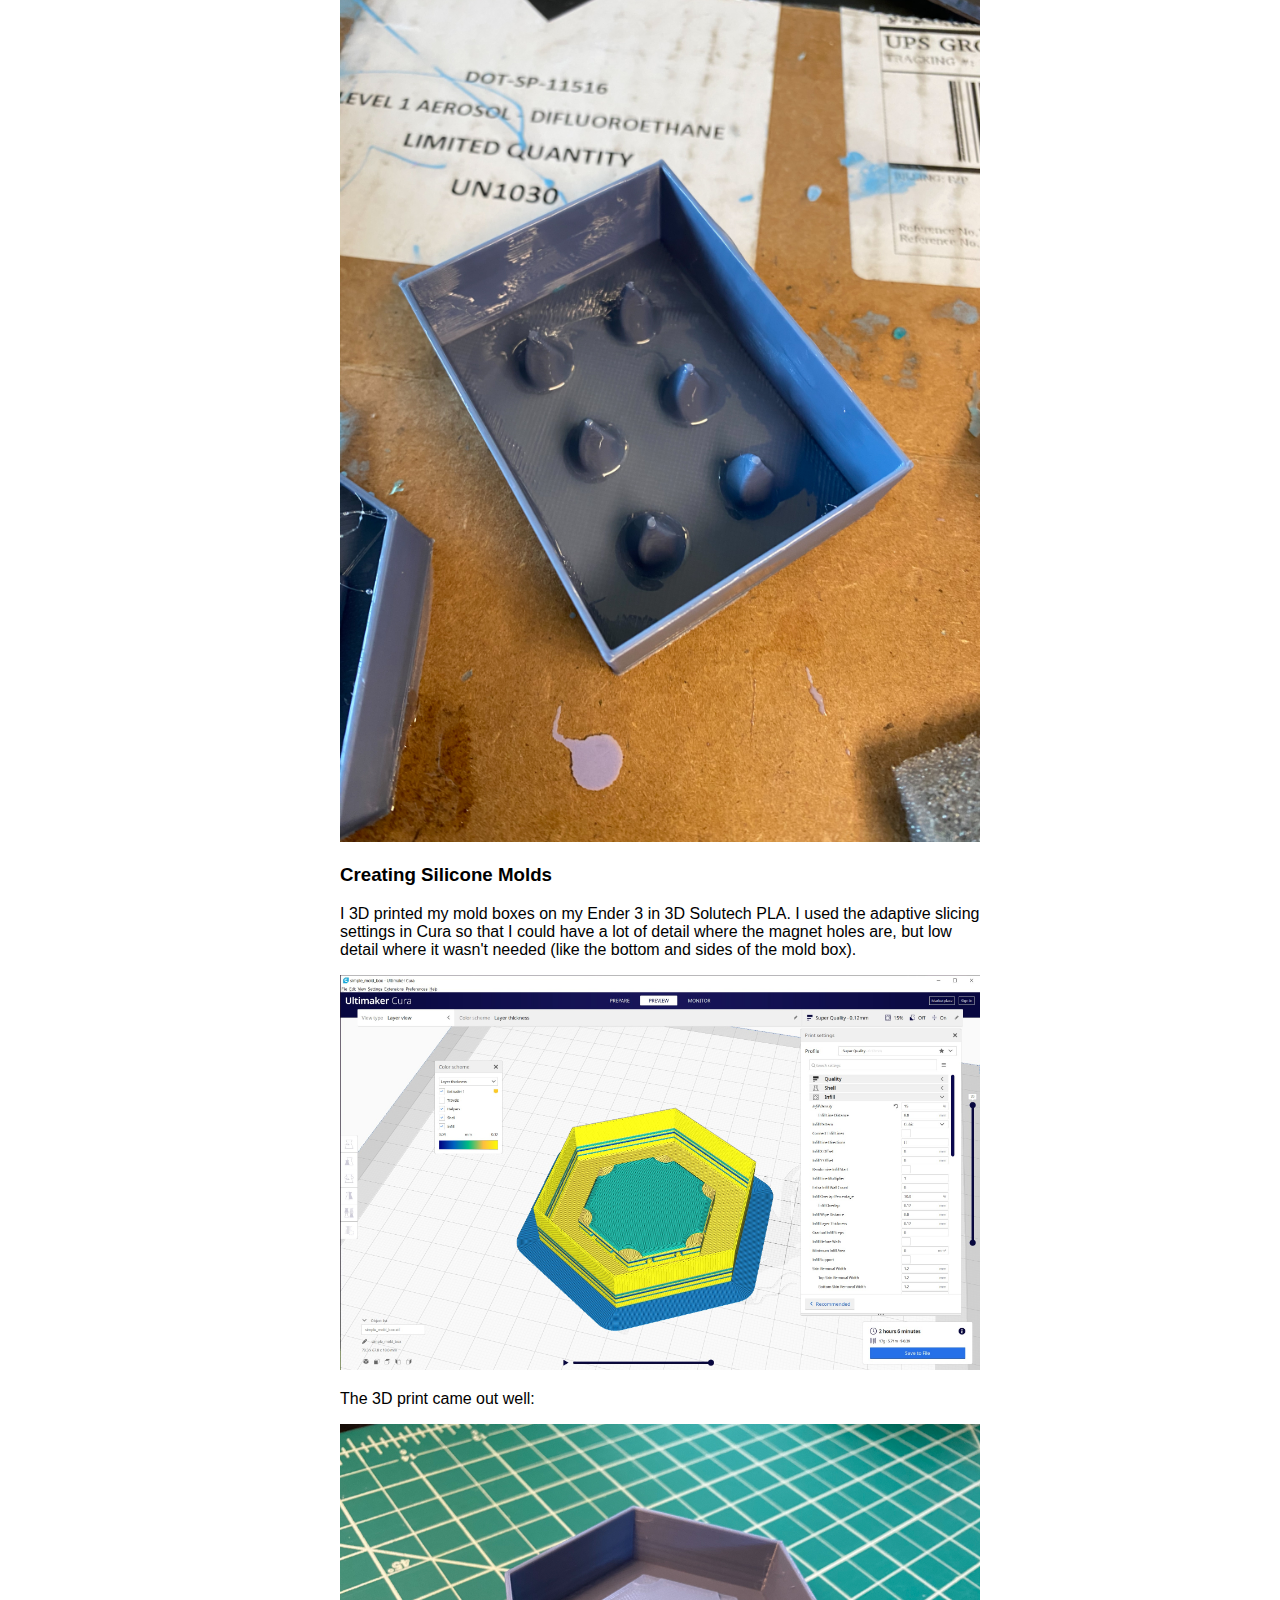
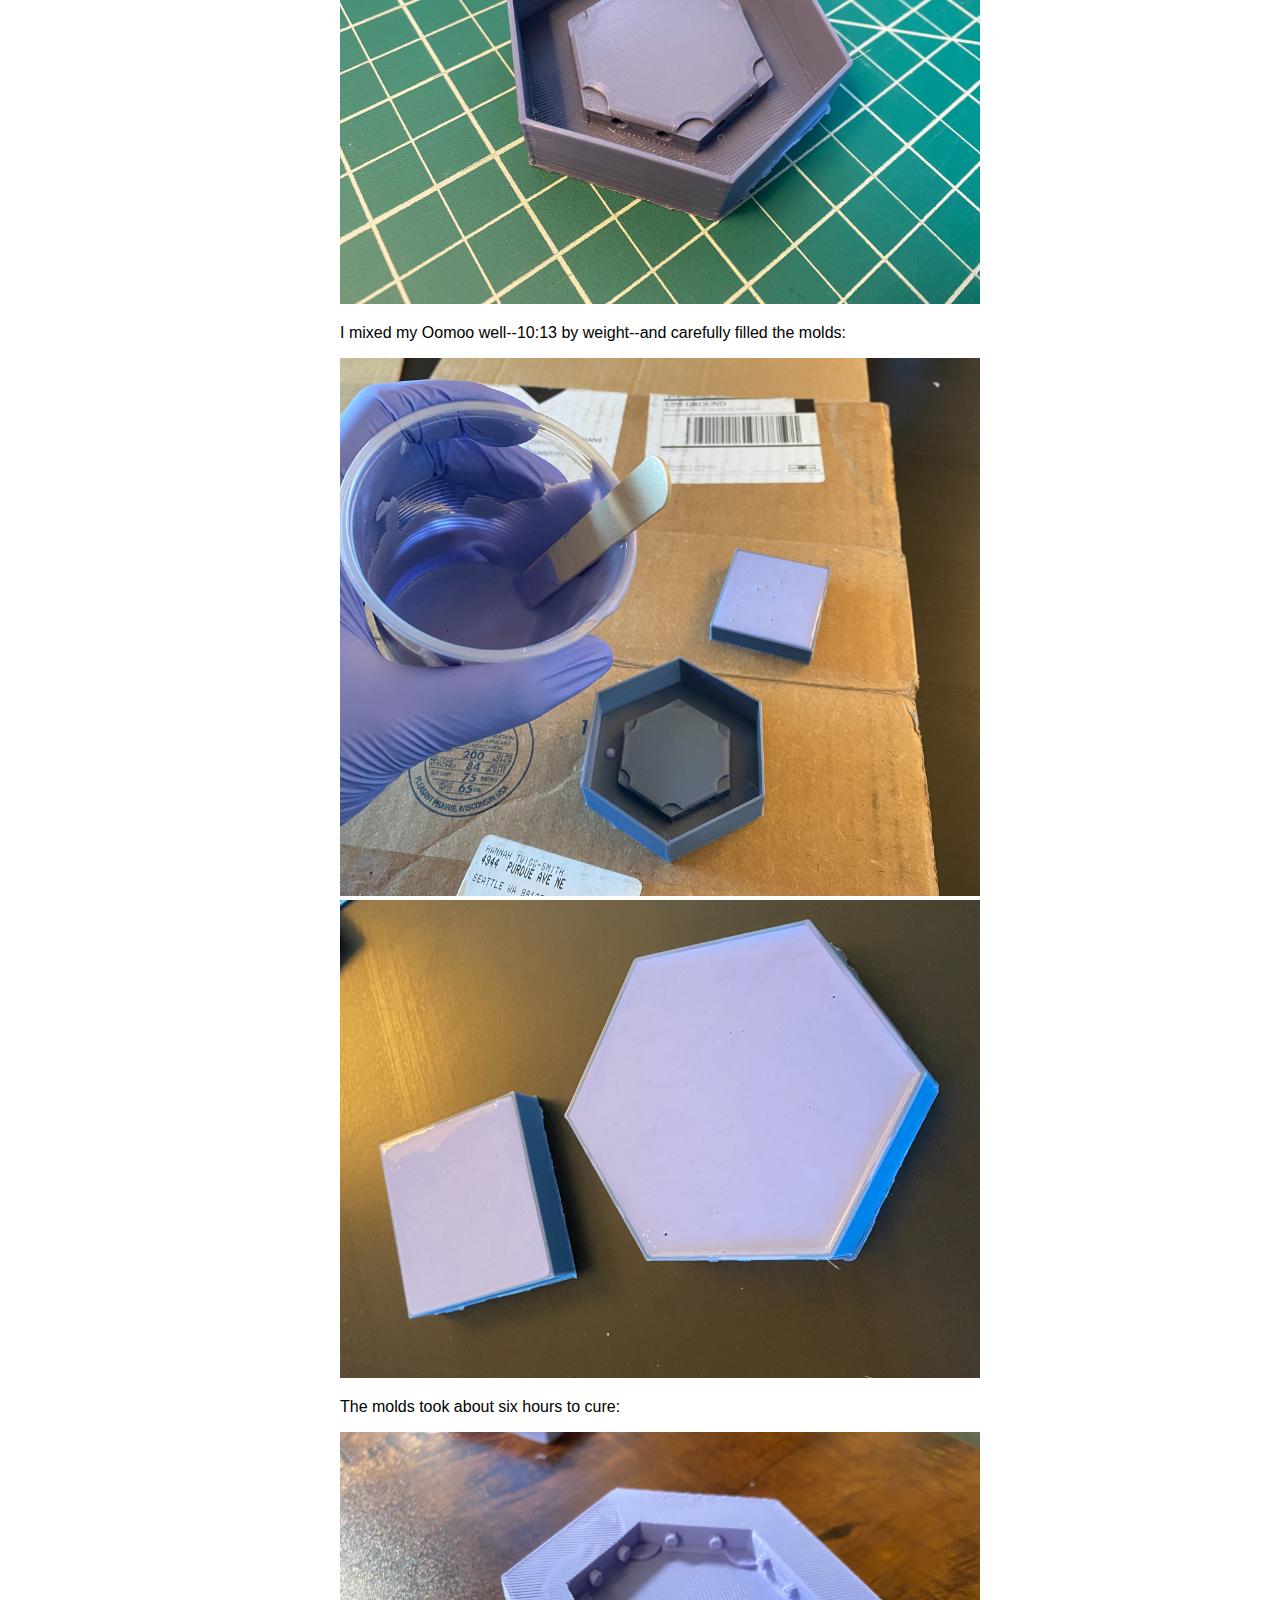
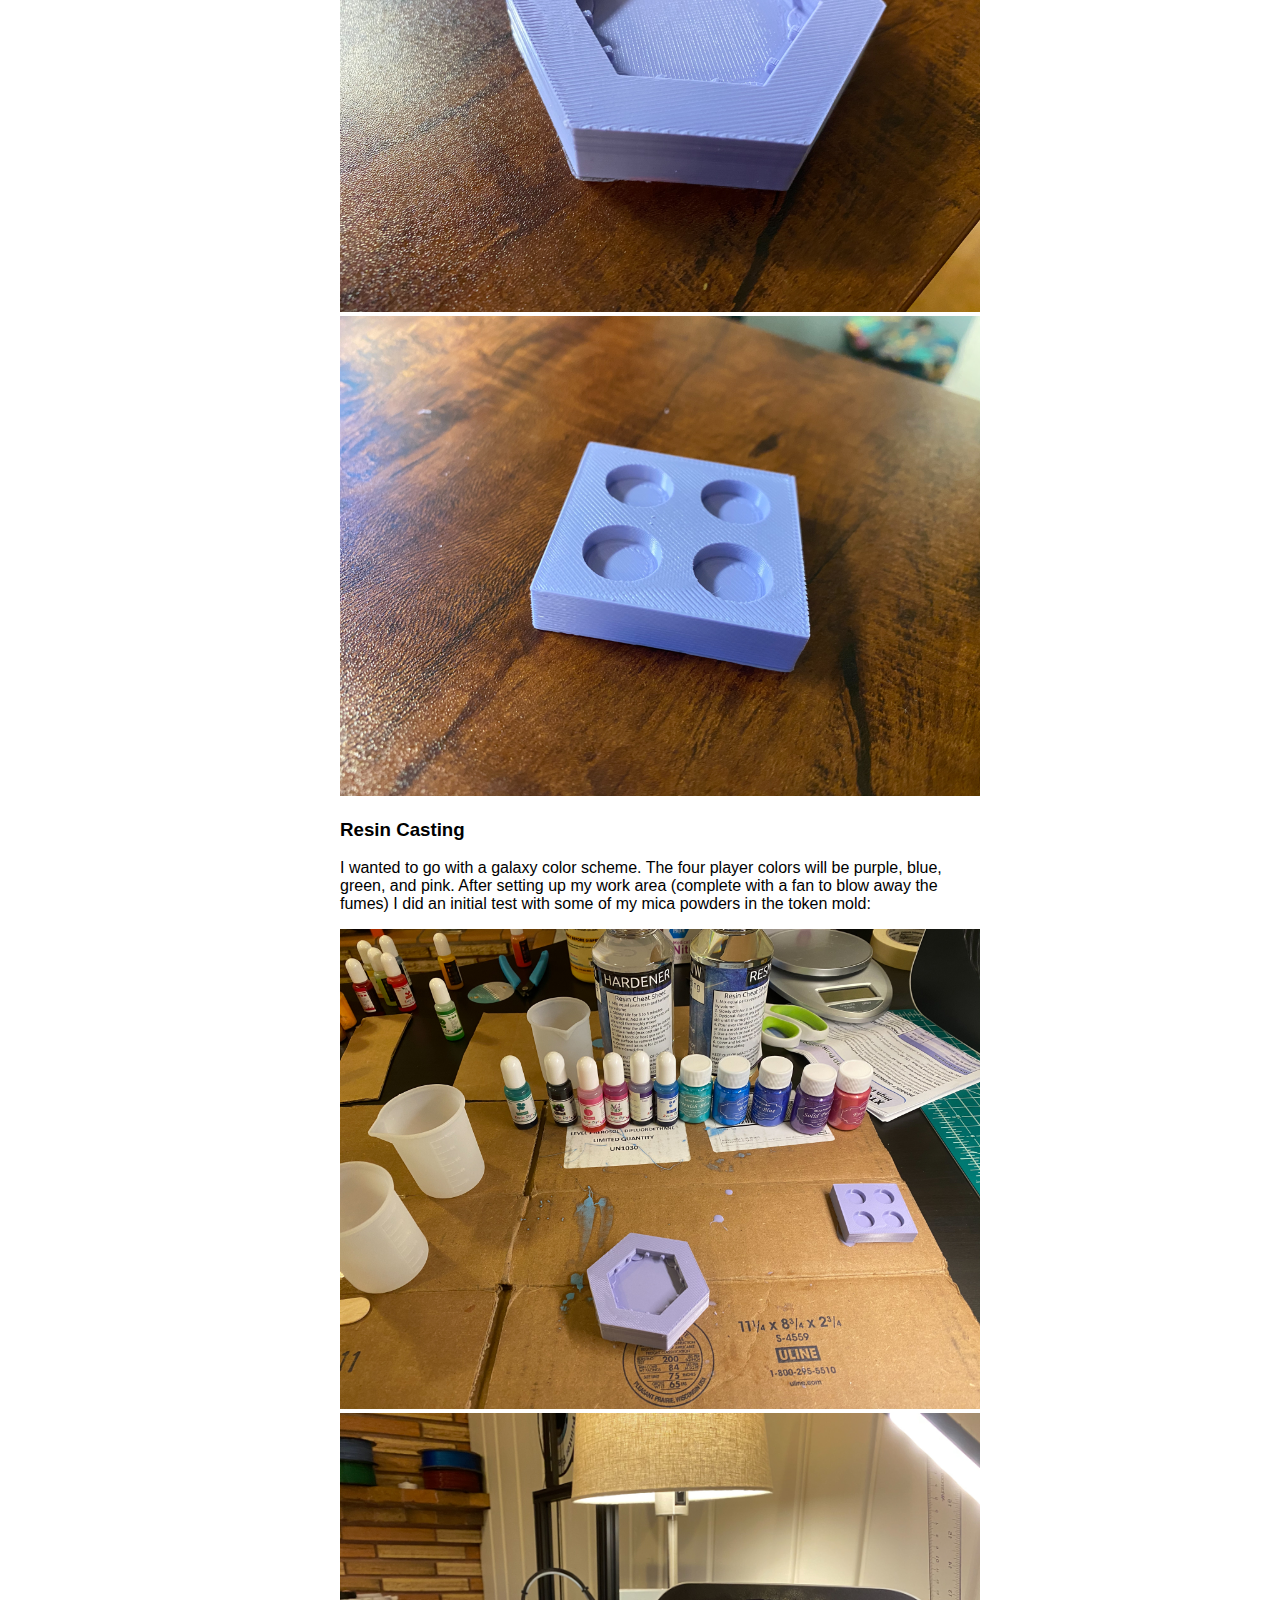
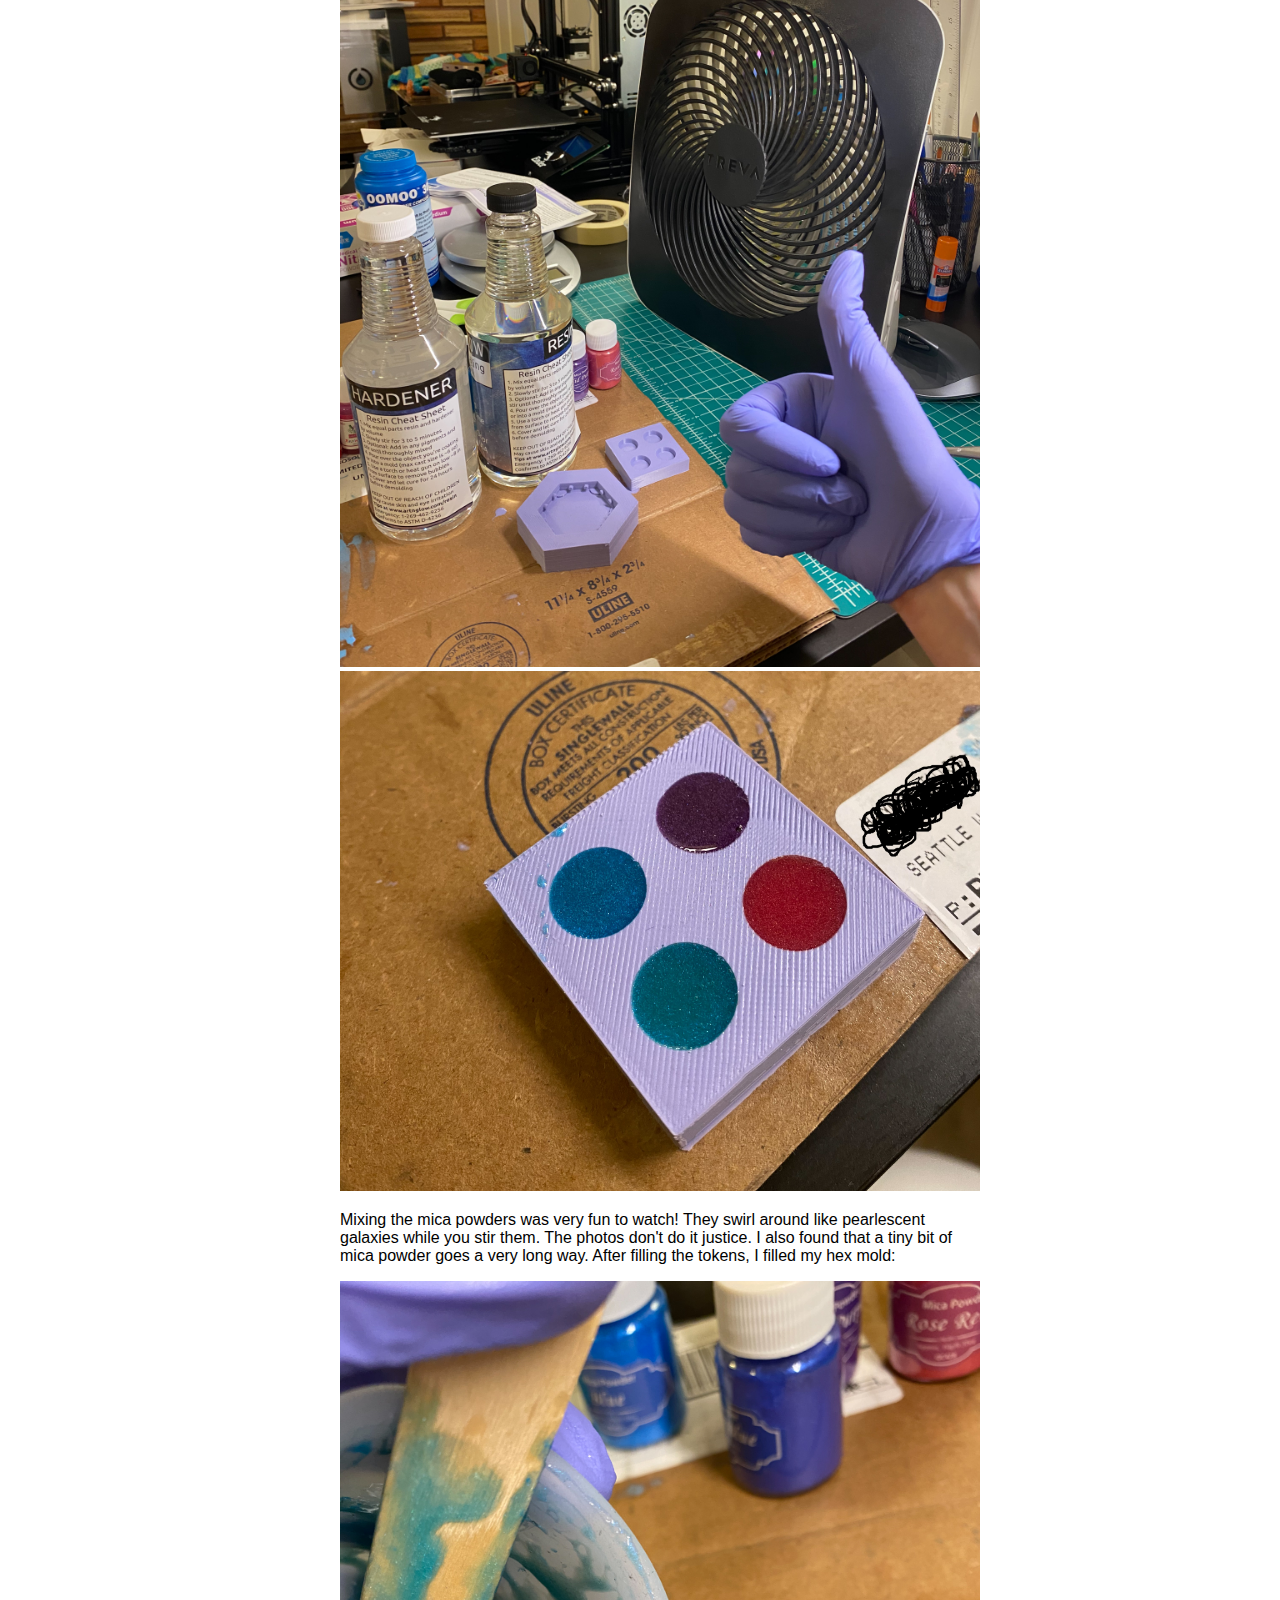
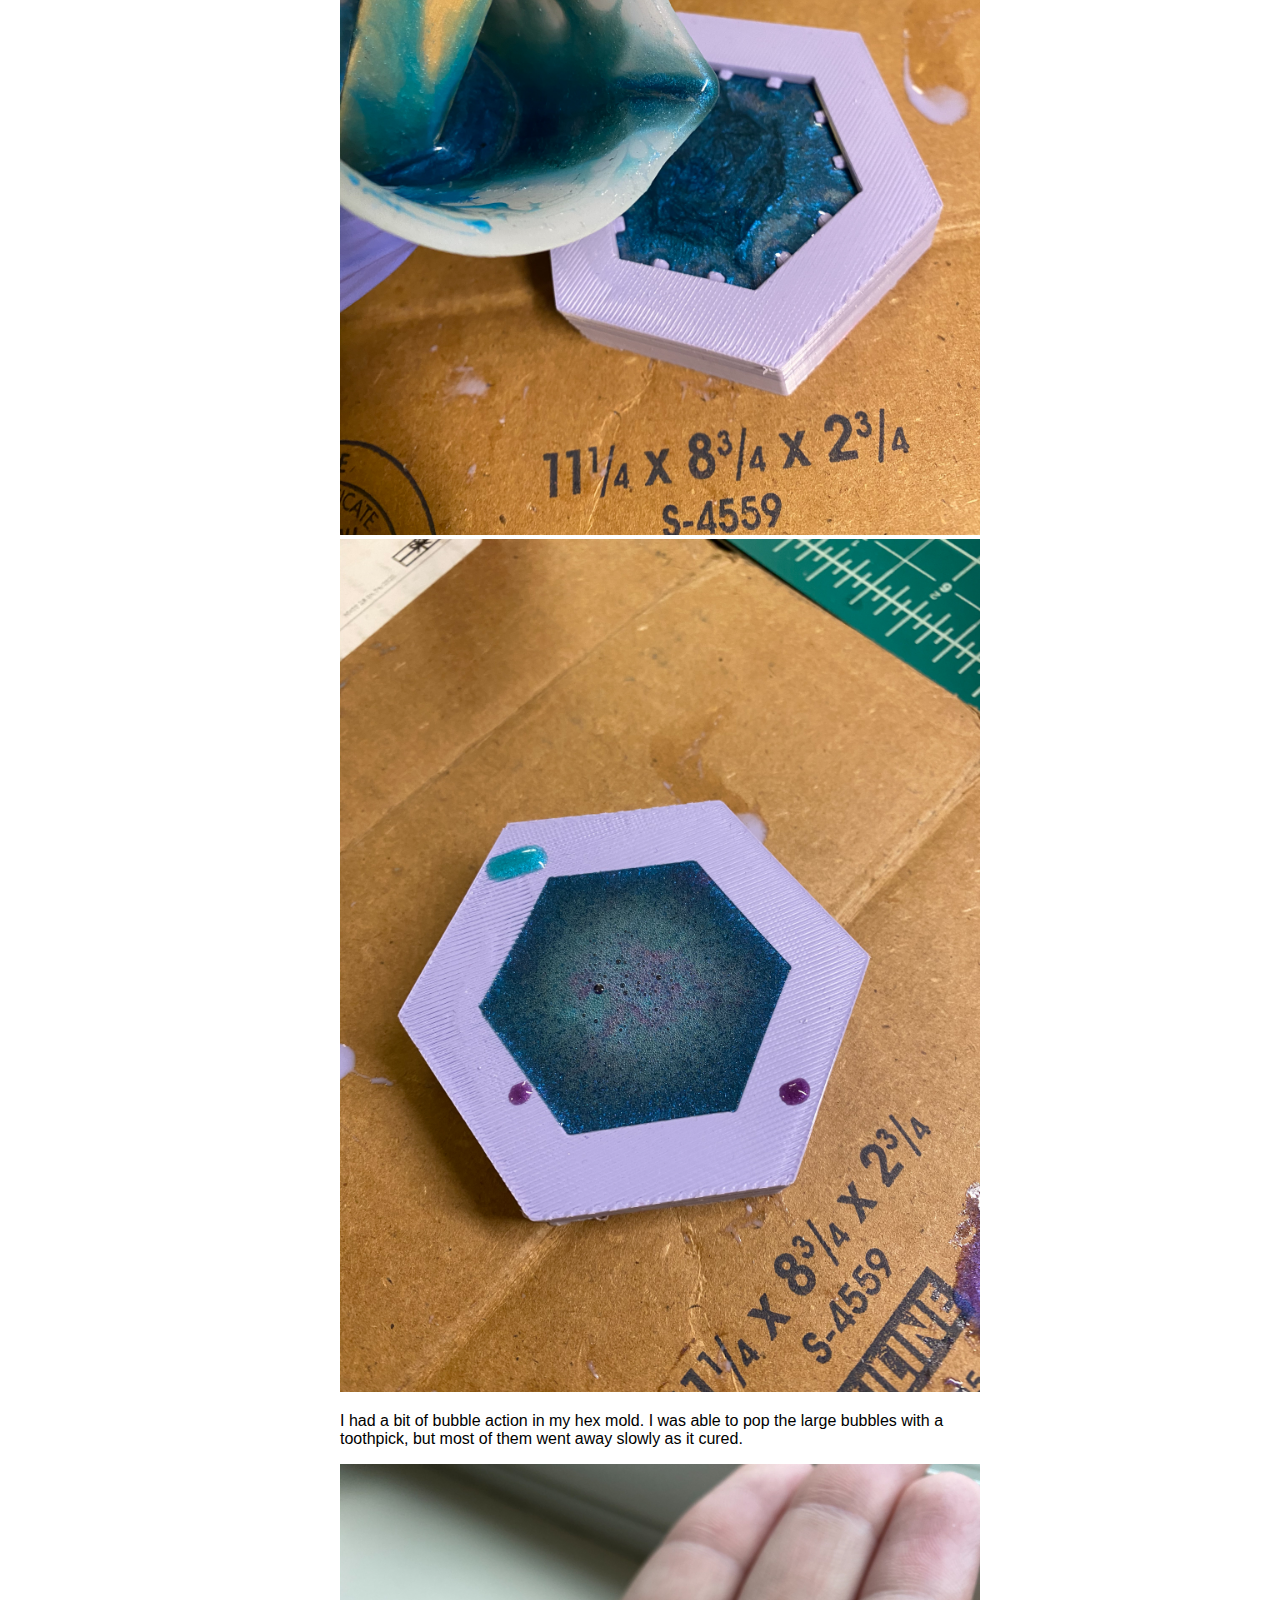
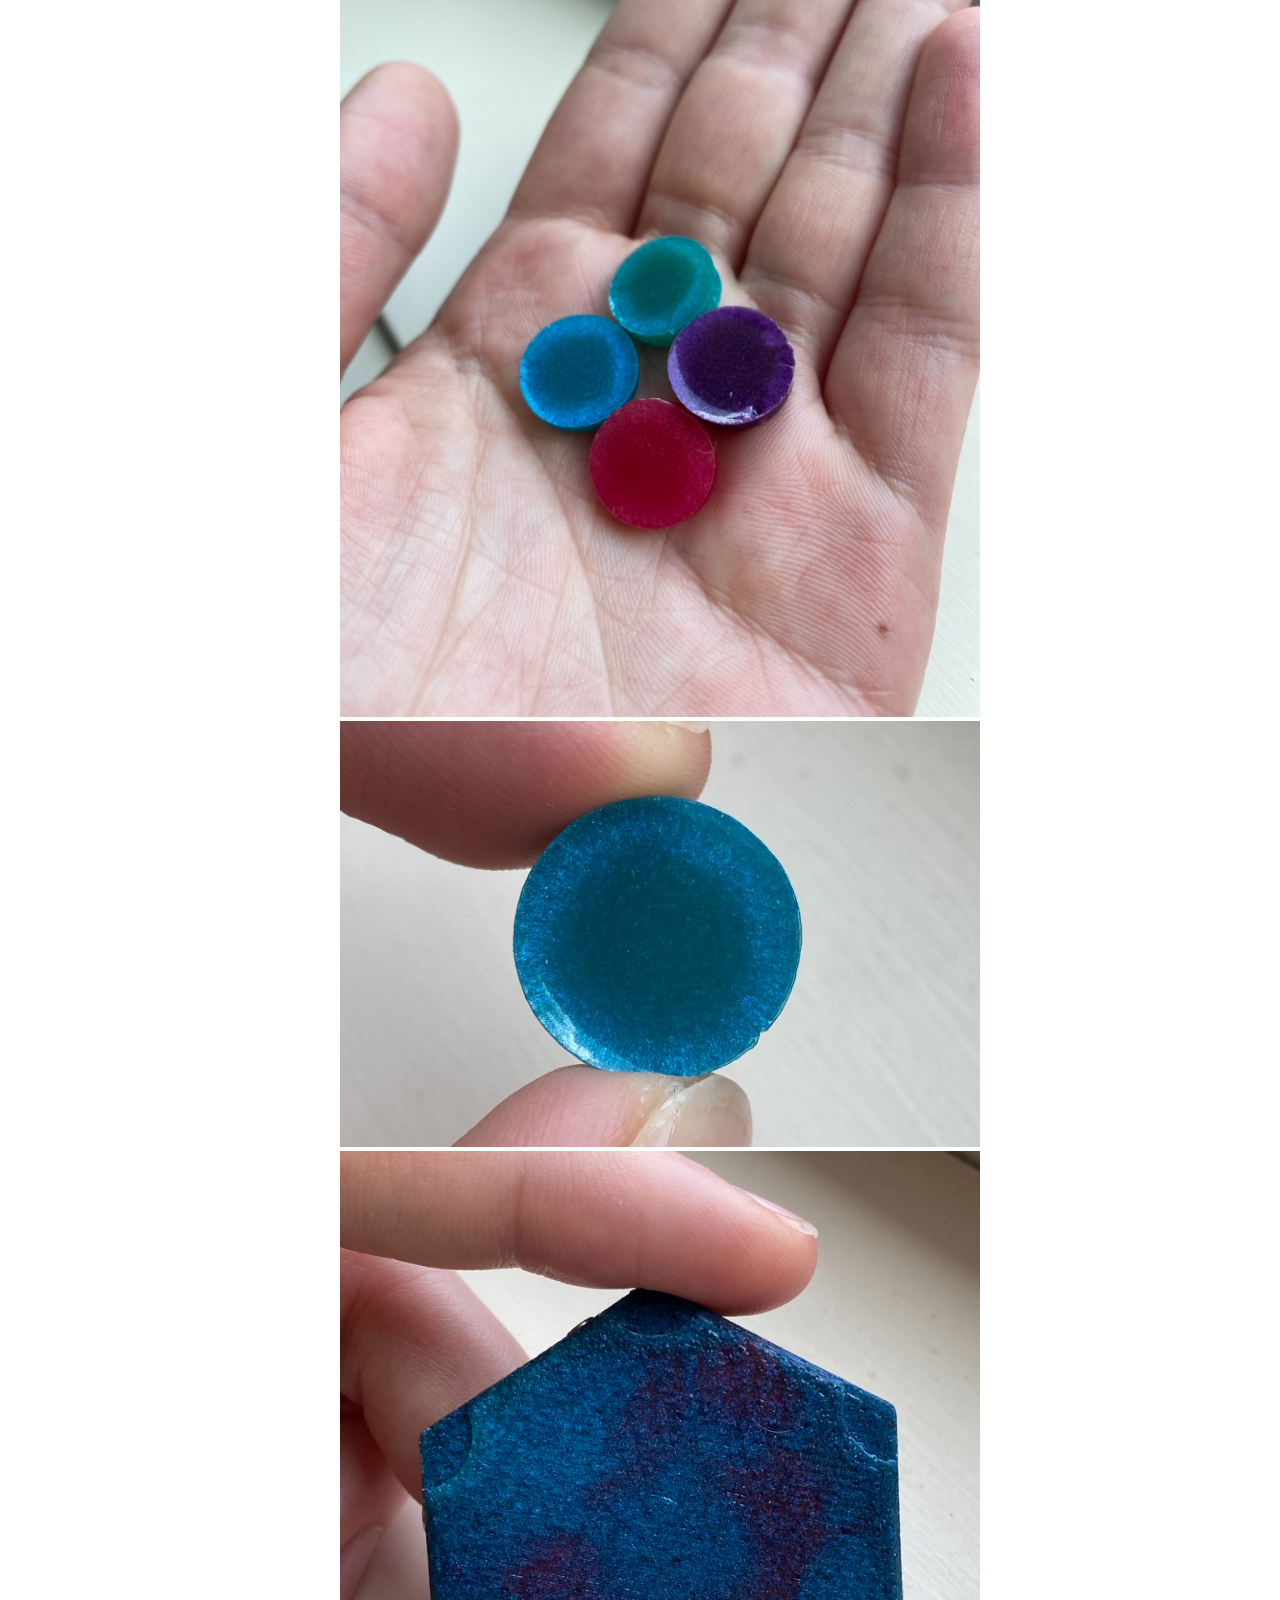
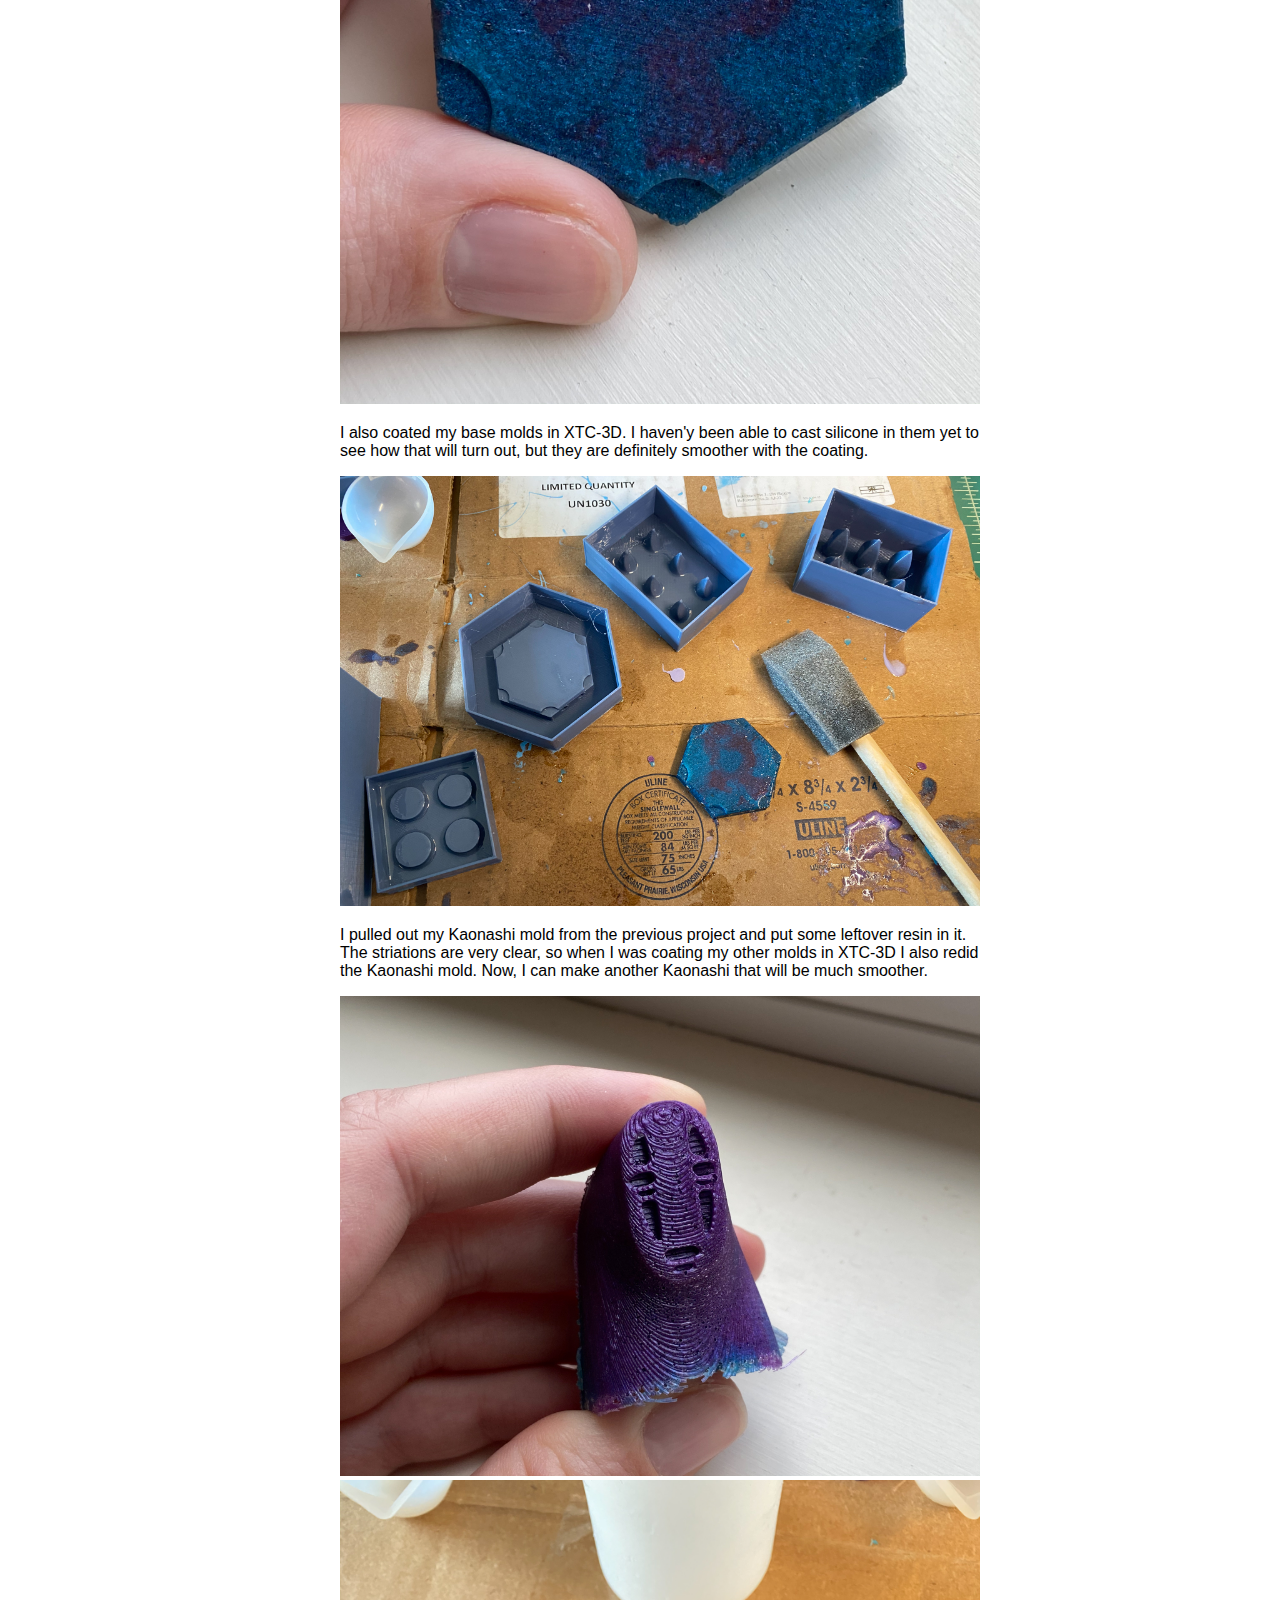
<file: A8/a8.html>
<!DOCTYPE html> 
<html> 
    <head> 
        <meta charset="utf-8"> 
        <meta name="viewport" content="width=device-width, maximum-scale=1.0" />

        <title>Final Project</title> 

        <link href="../style.css" media="screen" rel="stylesheet" type="text/css" />

    </head> 
    <body>
        <div style="width:100%">
        <div class="content">
            <h2 class="title">Resin Adventures</h2>

            <p> My final project is a sci-fi themed Settlers of Catan board game. I am inspired by this <a href="https://www.thingiverse.com/thing:2525047">magnetic and multicolored</a> Catan-style game I found on thingiverse (shown below). This game is really cool, but I want to make my own that is 1) cast in resin and 2) themed with things I like.</p>
            <div style="margin: auto"><img style="width:100%" src="pics/catan.jpg"></a></div>

            <h2>Bill of Materials</h2>
            <p>Here is a list of materials I used for this project, along with prices and sourcing links.</p>
            <table>
              <tr>
                <th>Material</th>
                <th>Source</th>
                <th>Price</th>
              </tr>
              <tr>
                <td>Oomoo 25</td>
                <td><a href="https://www.amazon.com/gp/product/B004BNF3TK/ref=ppx_yo_dt_b_asin_title_o01_s01?ie=UTF8&psc=1">Amazon</a></td>
                <td>$28.99 per 2.8lbs</td>
              </tr>
              <tr>
                <td>Resin</td>
                <td><a href="https://www.amazon.com/gp/product/B074R774S6/ref=ppx_yo_dt_b_asin_title_o03_s01?ie=UTF8&psc=1">Amazon</a></td>
                <td>$44.95 per 32 ounce kit</td>
              </tr>
              <tr>
                <td>XTC-3D 3D Print Coating</td>
                <td><a href="https://www.amazon.com/gp/product/B00PFXK4JY/ref=ppx_yo_dt_b_asin_title_o00_s00?ie=UTF8&psc=1">Amazon</a></td>
                <td>$31.24 per 24 ouce kit</td>
              </tr>
              <tr>
                <td>Resin Pigment Dye</td>
                <td><a href="https://www.amazon.com/gp/product/B07V1DWKVW/ref=ppx_yo_dt_b_asin_title_o01_s02?ie=UTF8&psc=1">Amazon</a></td>
                <td>$25.99 per 15 color set</td>
              </tr>
              <tr>
                <td>Colored Mica Powders</td>
                <td><a href="https://www.amazon.com/gp/product/B085C8CMNF/ref=ppx_yo_dt_b_asin_title_o01_s00?ie=UTF8&psc=1">Amazon</a></td>
                <td>$22.99 per 15 color set</td>
              </tr>
              <tr>
                <td>Magnets</td>
                <td><a href="https://www.amazon.com/gp/product/B0819JZF66/ref=ppx_yo_dt_b_asin_title_o01_s01?ie=UTF8&psc=1">Amazon</a></td>
                <td>$11.99 per 300 pieces</td>
              </tr>
              <tr>
                <td>Silicone mixing cups</td>
                <td><a href="https://www.amazon.com/Coopay-Silicone-Measuring-Handmade-Nonstick/dp/B07T289J2B/ref=pd_yo_rr_psims_2/136-5473892-3054608?_encoding=UTF8&pd_rd_i=B07T289J2B&pd_rd_r=6d429fb4-7e25-4933-b20a-7256bfa46bc6&pd_rd_w=1zwh6&pd_rd_wg=PZ1xt&pf_rd_p=93e0e08e-a359-4b83-8c36-9a937f08616e&pf_rd_r=J48KSKVBWW3FGB4VG7PM&psc=1&refRID=J48KSKVBWW3FGB4VG7PM">Amazon</a></td>
                <td>$14.99 per 6 pieces</td>
              </tr>
              <tr>
                <td>Small silicone mixing cups</td>
                <td><a href="https://www.amazon.com/gp/product/B07TKX2LVD/ref=ppx_yo_dt_b_asin_title_o01_s00?ie=UTF8&psc=1">Amazon</a></td>
                <td>$7.99 per 12 pieces</td>
              </tr>
              <tr>
                <td>Superglue</td>
                <td>Have it</td>
                <td>Who knows</td>
              </tr>
              <tr>
                <td>Molding and casting supplies (popsicle sticks, cups, etc)</td>
                <td>Have it</td>
                <td>Who knows</td>
              </tr>
              <tr>
                <td>Paper and pens</td>
                <td>Have it</td>
                <td>Who knows</td>
              </tr>
            </table>


            <h3>Design and CAD</h3>
            <p>I drew my designs on paper first, and then created the 3D models in Rhino. Transforming each model into a mold box was very straightforward as I am only using one-part molds. My final themes for the different tiles/biomes are:</p>


            <h4>Tiles</h4>
            <p>Since the normal Settlers of Catan game is made out of cardboard with plastic game pieces, it can get quite messy as the game is played because the pieced are set at the intersections of the cardboard. I wanted to make sure my game had dedicated places for all the game tokens, ensuring that they would be neatly placed as the game is played.</p>

            <p>To test out my whole process, I decided to make the simplest tile first: The void of space. Making this one would allow my to make sure that the magnet placement and tolerances once coated in XTC-3D were correct. I decided that these pieces, as they are not really necessary for the game, could be completely flat. I want to make little "galaxies" inside of them with the resin, which I can play around with once I have the molds.</p>

            <p>Creating the simple tile in rhino was straightforward. I created and extruded a hexagon, and then used the ArrayPolar command to add other tile features:</p>
            <img style="width:100%" src="pics/polar.jpg">

            <p>Here, you can see that there are two holes on each hex for magnets (more on that later). I also added semi-circular indentations for the cities and settlements, and chamfered edges for the roads to sit in.</p>
            <img style="width:100%" src="pics/cad.jpg">

            <p>I added a simple mold box around the tile design:</p>
            <img style="width:100%" src="pics/simple_mold_box.jpg">

            <h4>Number Tokens, Roads, Settlements, and Cities</h4>
            <p>The rest of the game pieces besides the tiles are very simple. I will need to make four sets, one for each player, in different colors of resin, but the shapes will remain the same. Here is my mold for the number tokens (which I will also use to test colors):</p>
            <img style="width:100%" src="pics/token_mold.jpg">

            <p>Cities mold box:</p>
            <img style="width:100%" src="pics/cities.jpg">

            <p>Settlements mold box:</p>
            <img style="width:100%" src="pics/settlements.jpg">

            <h3>Creating Silicone Molds</h3>
            <p>I 3D printed my mold boxes on my Ender 3 in 3D Solutech PLA. I used the adaptive slicing settings in Cura so that I could have a lot of detail where the magnet holes are, but low detail where it wasn't needed (like the bottom and sides of the mold box).</p>
            <img style="width:100%" src="pics/mold_sliced.jpg">

            <p>The 3D print came out well:</p>
            <img style="width:100%" src="pics/mold_box.jpg">

            <p>I mixed my Oomoo well--10:13 by weight--and carefully filled the molds:</p>
            <img style="width:100%" src="pics/oomoo.jpg">
            <img style="width:100%" src="pics/full_mold.jpg">

            <p>The molds took about six hours to cure:</p>
            <img style="width:100%" src="pics/hex_mold.jpg">
            <img style="width:100%" src="pics/token_mold.jpg">


            <h3>Resin Casting</h3>
            <p>I wanted to go with a galaxy color scheme. The four player colors will be purple, blue, green, and pink. After setting up my work area (complete with a fan to blow away the fumes) I did an initial test with some of my mica powders in the token mold:</p>
            <img style="width:100%" src="pics/workspace.jpg">
            <img style="width:100%" src="pics/setup.jpg">
            <img style="width:100%" src="pics/token_color.jpg">
            <p>Mixing the mica powders was very fun to watch! They swirl around like pearlescent galaxies while you stir them. The photos don't do it justice. I also found that a tiny bit of mica powder goes a very long way. After filling the tokens, I filled my hex mold:</p>
            <img style="width:100%" src="pics/pour.jpg">
            <img style="width:100%" src="pics/resin_hex.jpg">

            <p>I had a bit of bubble action in my hex mold. I was able to pop the large bubbles with a toothpick, but most of them went away slowly as it cured.</p>

            <img style="width:100%" src="pics/tokens.jpg">
            <img style="width:100%" src="pics/blue.jpg">
            <img style="width:100%" src="pics/hex.jpg">

            <p>I also coated my base molds in XTC-3D. I haven'y been able to cast silicone in them yet to see how that will turn out, but they are definitely smoother with the coating.</p>
            <img style="width:100%" src="pics/xtc.jpg">


            <p>I pulled out my Kaonashi mold from the previous project and put some leftover resin in it. The striations are very clear, so when I was coating my other molds in XTC-3D I also redid the Kaonashi mold. Now, I can make another Kaonashi that will be much smoother.</p>
            <img style="width:100%" src="pics/kaonashi.jpg">
            <img style="width:100%" src="pics/kaonashi_smooth.jpg">


            <h3>Silicone tools</h3>
            <p>When I was buying the resin online, I saw some reusable silicone cups in the recommendations list. These turned out to be a really great purchase! Once you're finished mixing, you just let the leftover resin cure in the silicone cup and remove it. Voila, the cup is ready to use again! No more disposable plastic! I also found that the silicone cups were very easy to mix in because they were flexible and completely smooth on the inside, so my mixing stick could easily scrape every part of the cup, unlike the plastic cups I used for mixing plaster and Oomoo which have grooves where bits of unmixed material remains. I liked these again, so I also ordered some little ones to use for mixing colors.</p>
            <img style="width:100%" src="pics/cups.jpg">
            <img style="width:100%" src="pics/leftovers.jpg">

            <h3>Adding Magnets</h3>
            <p>I chose to use two magnets in each side of the hex piece because: 1) I would have a stronger connection between each piece, and 2) I wouldn't have to worry about polarity issues. By making the right magnet always North out and the left always South out, every hex will be able to connect to every other hex.<p>
            <p>For my first test, I demolded my hex tile when it was still a bit flexible. This allowed me to push in the magnets into the holes with a bit of give. I haven't been able to test how well they stay in the holes, and I may need to superglue them. One other idea is to coat the whole tile in XTC-3D after the magnets are in place, which would give it a smooth surface and hold the magnet in.</p>
            <img style="width:100%" src="pics/magnets.jpg">

            <h3>Next Steps</h3>
            <p>I've made some progress, but there's a lot more to do! The next things I have to do include:</p>
            <ul>
              <li>Designing game cards in Adobe Illustrator and cutting/plotting on the Silhouette 3 Cameo.</li>
              <li>Create multiples of the game pieces/player pieces.</li>
              <li>Model a unique dock token for the seafarers expansion.</li>
            </ul>
        </div>
    </div>
    </body>
</html>
</file>
<file: style.css>
html, body {
  padding: 0 0 0 0;
  margin: 0;
  font-family: 'helvetica', 'arial', 'sans';
}

h1,h2,h3,h4 {
  font-family: 'helvetica', 'arial', 'sans';
  }


a {
  color: #000;
}

.header {
  background: #fff;
  width: 100%;
  color: #000;
  padding-top: 30px;
  padding-right: 30px;
  padding-bottom: 10px;
  padding-left: 40px;
  float: left;
  clear: right;

}

.portrait {
  float: left;
  padding-bottom: 40px;
  padding-right: 60px;
}

.bio {
  float:left;
  width: 220px;
  padding-bottom: 16px;
  clear: right;
  margin: 0;
}

.content {
  background: #fff;
  color: #000;
  padding-left: 40px;
  padding-bottom: 60px;
  margin: auto;
  width: 50%;
}

.content img {
  width: 100%;
}

.header h1 {
  font-size: 50px;
}

.title{
  padding-top: 30px;
  padding-bottom: 20px;
}

.assignment {
  font-size: 12px;
  line-height: 24px;
  font-family: 'helvetica', 'arial', 'sans';
  padding: 5px 5px 5px 40px;
  width: 220px;
  height: 300px;
  float: left;
}

.assignment a {
    color: #000;
    text-decoration: none;
}

.assignment a:hover {
  background: #009FFF;
  color: #009FFF;
  text-decoration: none;
}


.footer {
    width: 1100px;
    float: left;
    padding: 300px 0px 30px 30px;
}

.widebody {
    width: 800px;
    padding: 0px 30px 30px 30px;
}

.widebody a {
}

.widebody a:hover {
  background: #F06;
  color: #FFF;
  text-decoration: none;
}

table {
  font-family: arial, sans-serif;
  border-collapse: collapse;
  width: 100%;
}

td, th {
  border: 1px solid #dddddd;
  text-align: left;
  padding: 8px;
}

tr:nth-child(even) {
  background-color: #dddddd;
}
</file>
